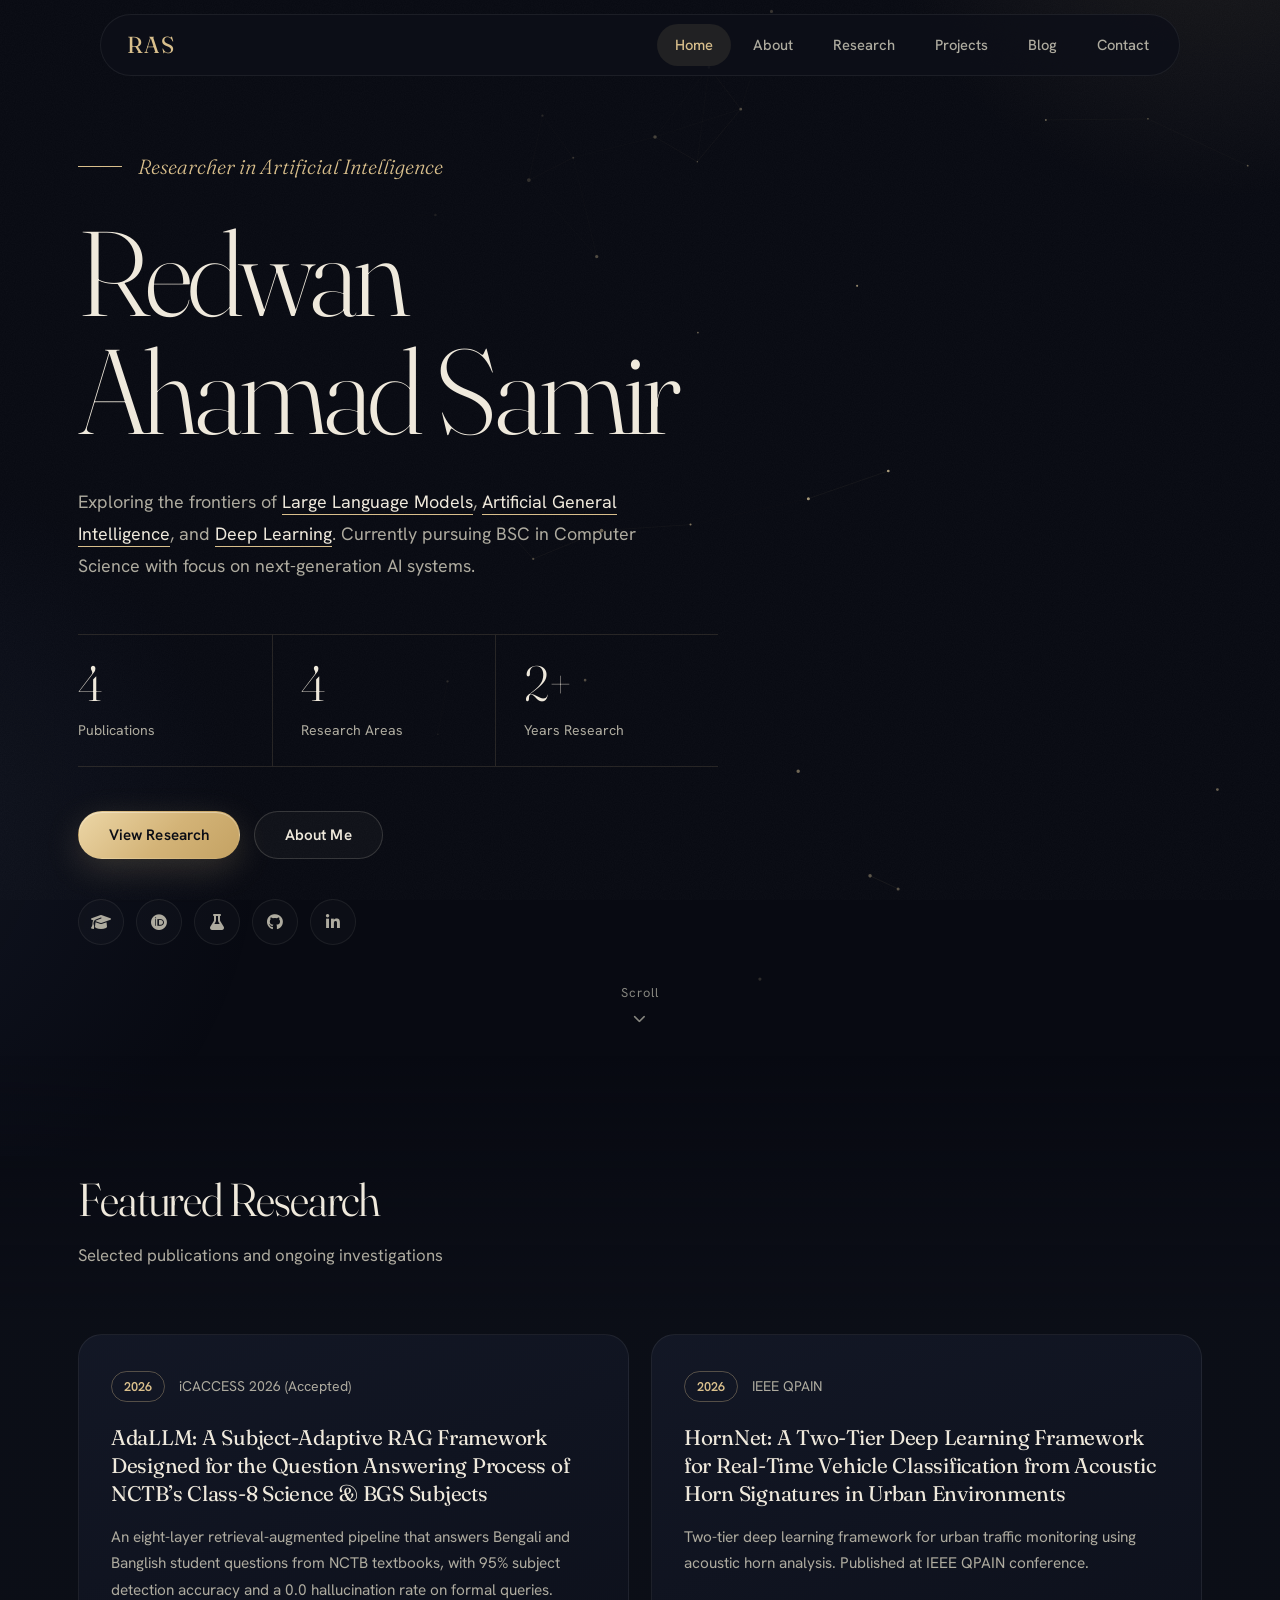
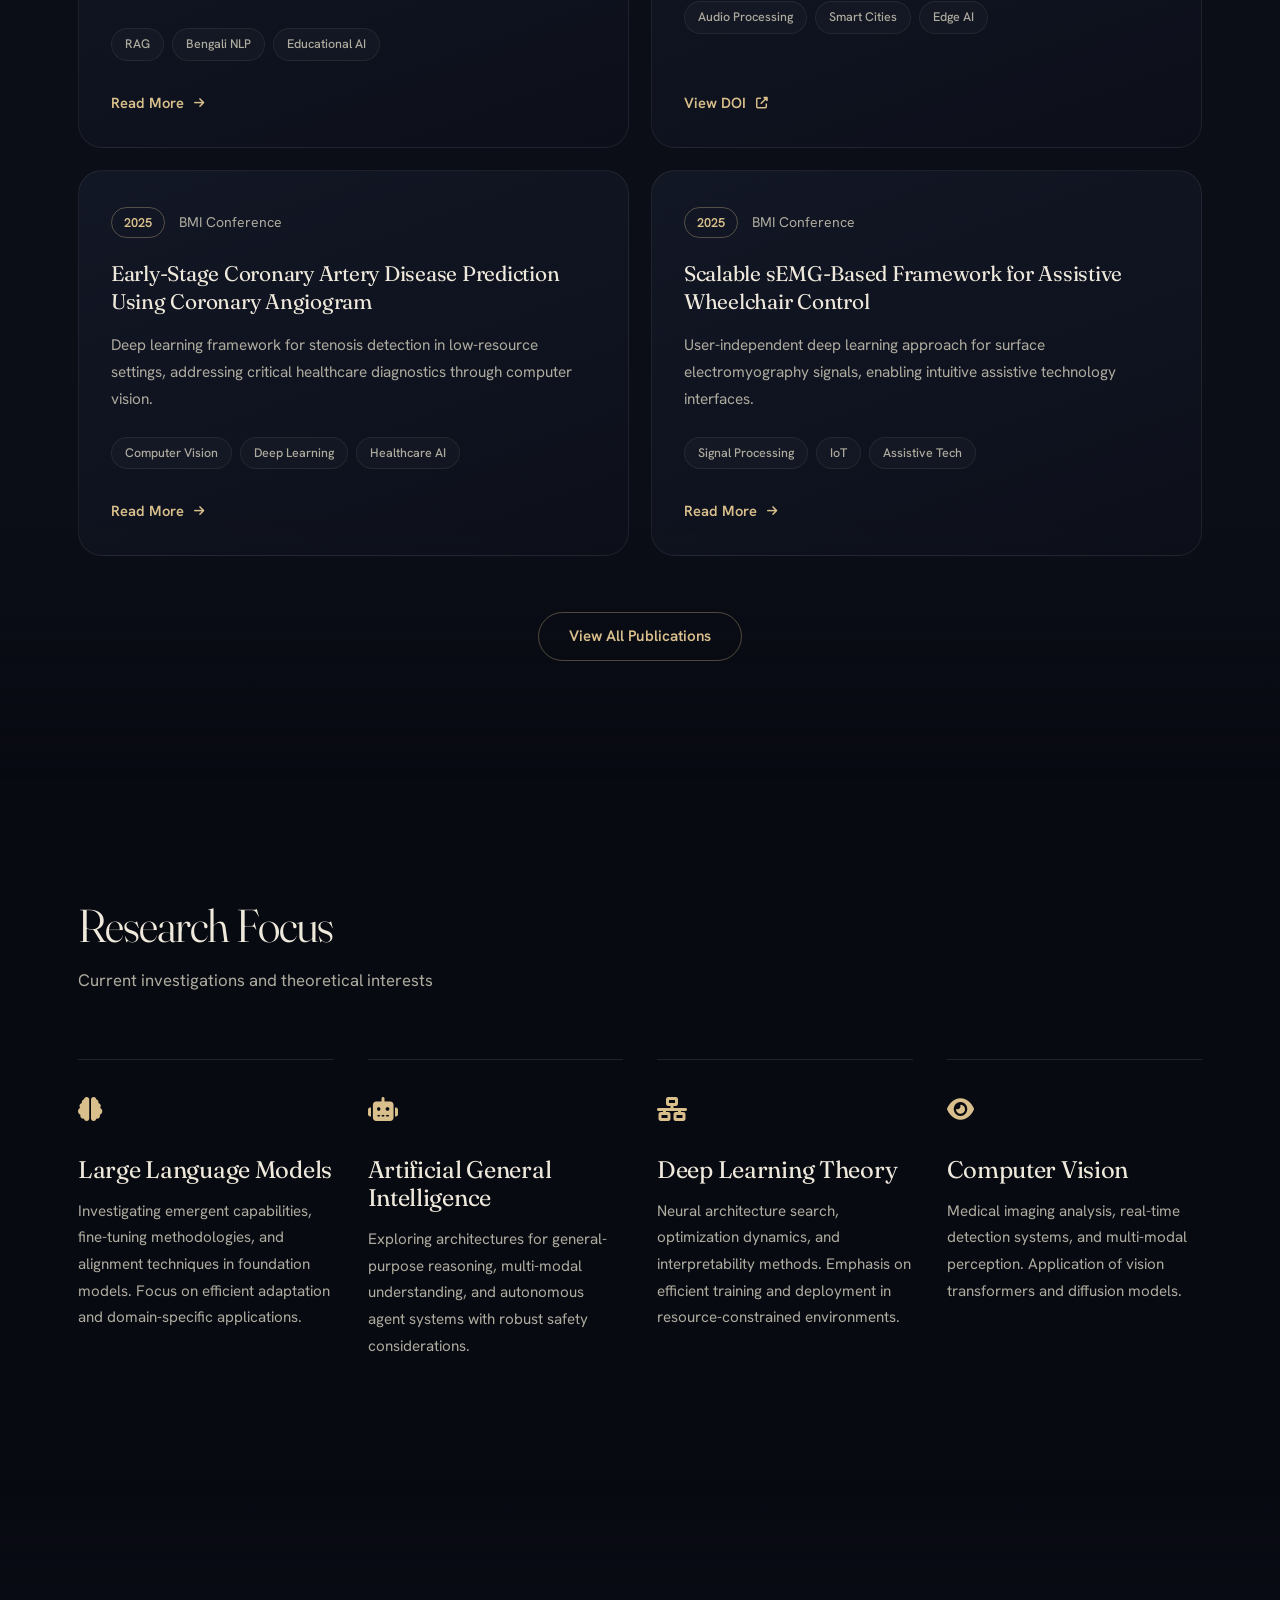
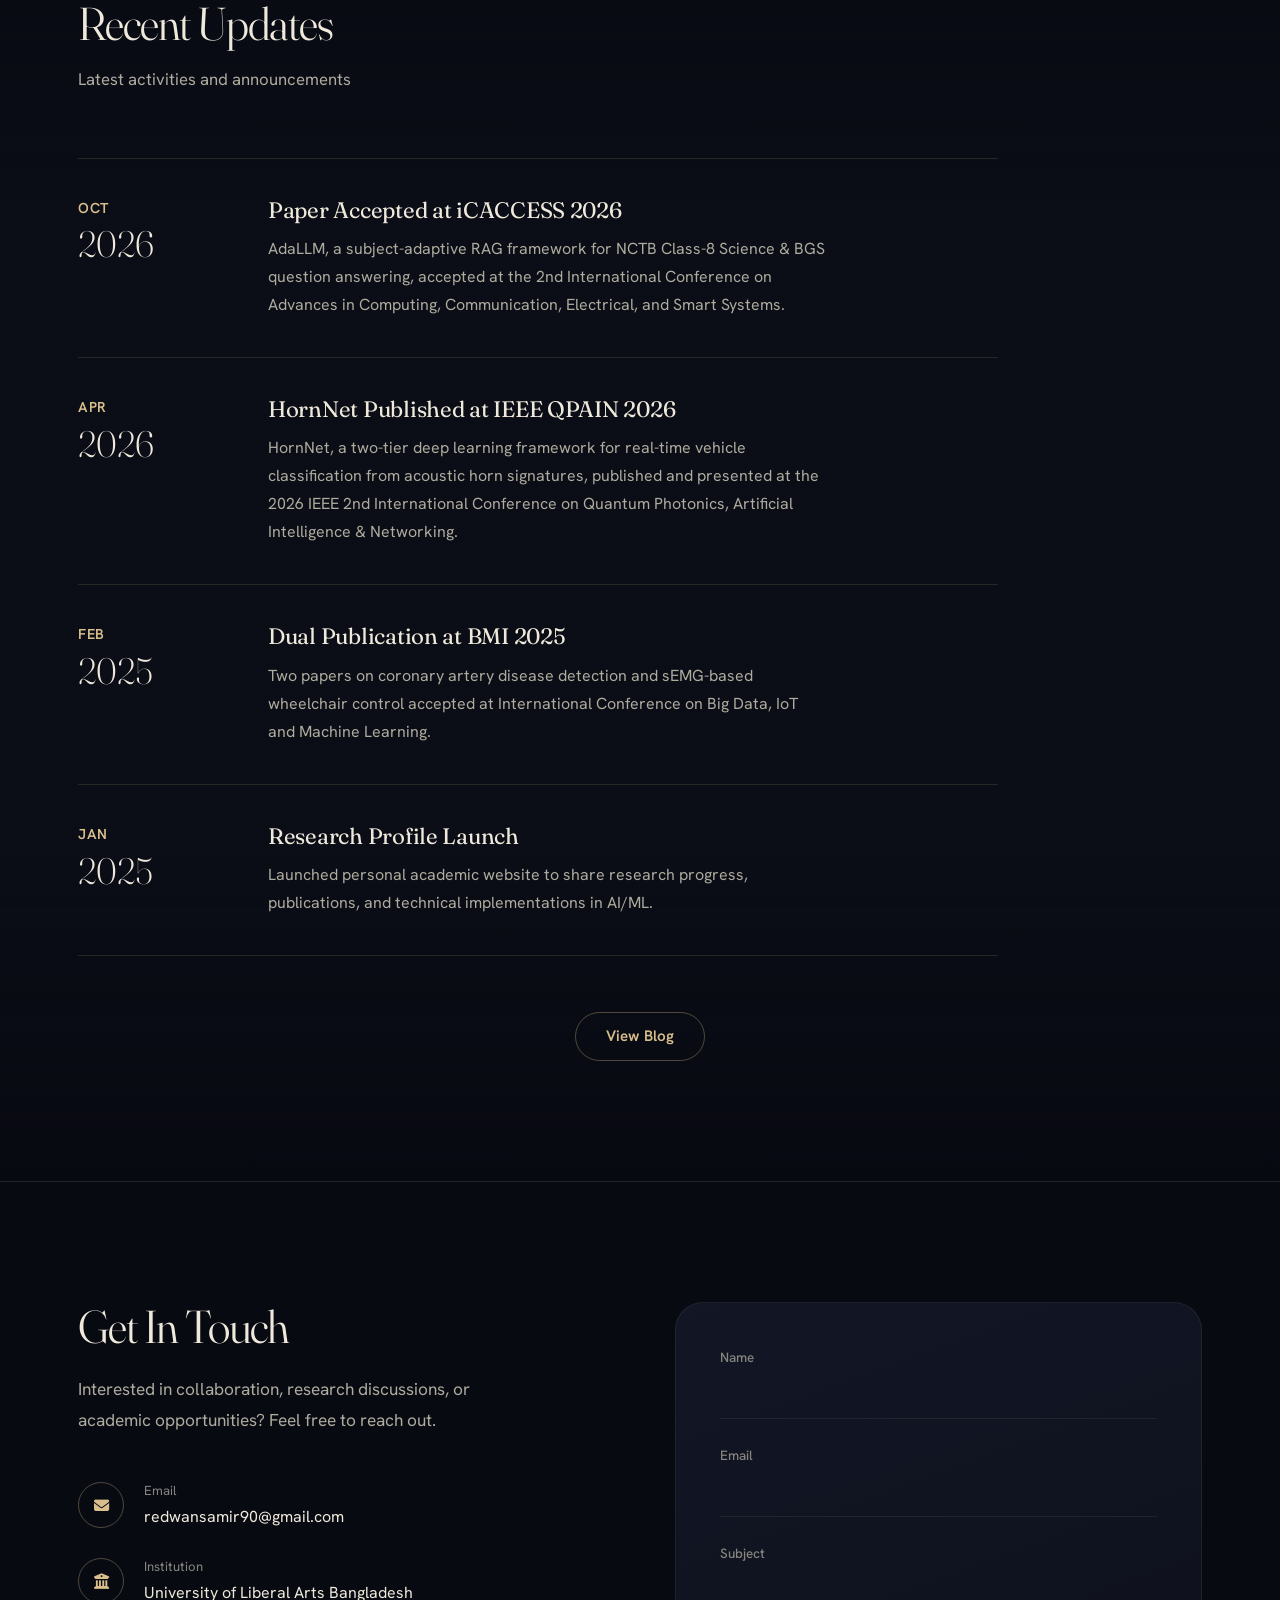
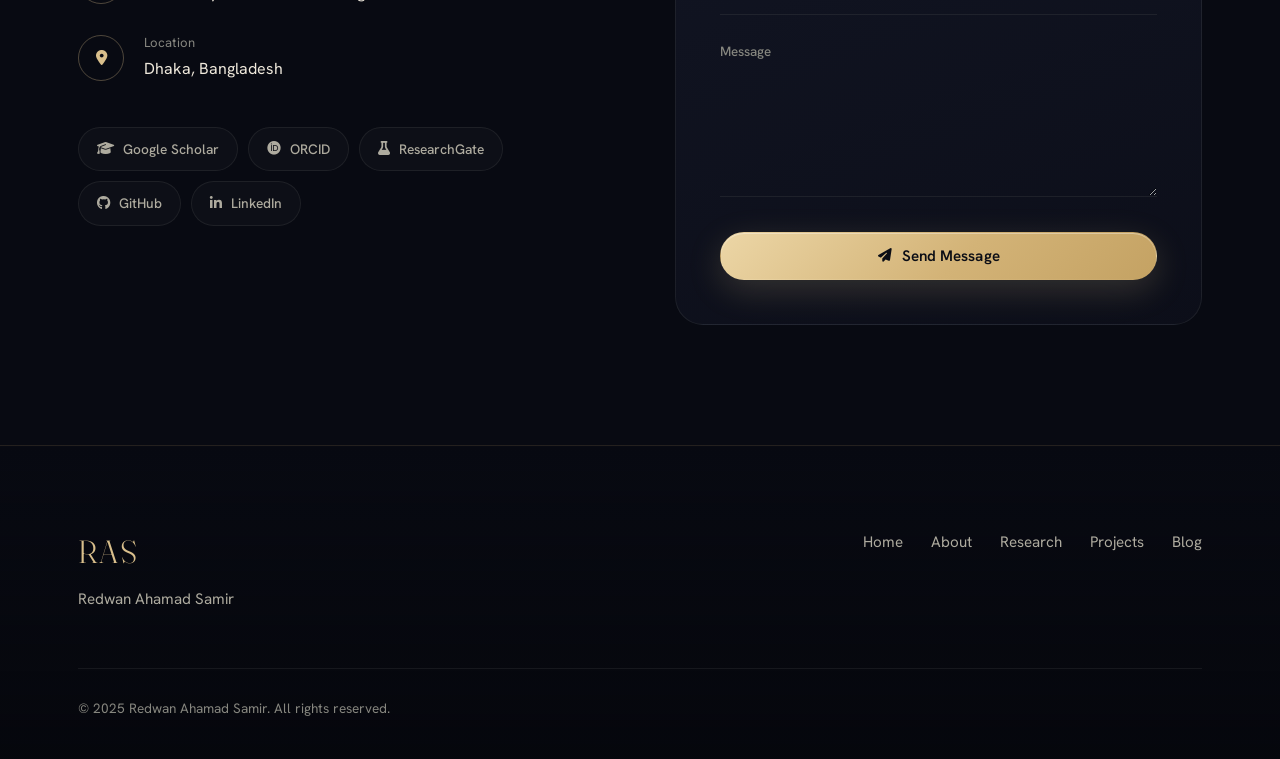
<file: index.html>
<!DOCTYPE html>
<html lang="en">
<head>
    <meta charset="UTF-8">
    <meta name="viewport" content="width=device-width, initial-scale=1.0">
    <title>Redwan Ahamad Samir | AI Researcher, LLMs &amp; Deep Learning</title>
    <meta name="description" content="Redwan Ahamad Samir is an AI researcher and CSE student at ULAB, Dhaka, working on LLMs, AGI and deep learning. Publications, projects and news.">
    <meta name="author" content="Redwan Ahamad Samir">
    <meta name="robots" content="index, follow, max-image-preview:large, max-snippet:-1, max-video-preview:-1">
    <link rel="canonical" href="https://samir-cyb.github.io/Redwan-Ahamad-Samir/">
    <meta property="og:type" content="website">
    <meta property="og:site_name" content="Redwan Ahamad Samir">
    <meta property="og:title" content="Redwan Ahamad Samir | AI Researcher, LLMs &amp; Deep Learning">
    <meta property="og:description" content="Redwan Ahamad Samir is an AI researcher and CSE student at ULAB, Dhaka, working on LLMs, AGI and deep learning. Publications, projects and news.">
    <meta property="og:url" content="https://samir-cyb.github.io/Redwan-Ahamad-Samir/">
    <meta property="og:image" content="https://samir-cyb.github.io/Redwan-Ahamad-Samir/og-image.png">
    <meta property="og:image:type" content="image/png">
    <meta property="og:image:width" content="1200">
    <meta property="og:image:height" content="630">
    <meta property="og:image:alt" content="Redwan Ahamad Samir, AI researcher at the University of Liberal Arts Bangladesh">
    <meta property="og:locale" content="en_US">
    <meta name="twitter:card" content="summary_large_image">
    <meta name="twitter:title" content="Redwan Ahamad Samir | AI Researcher, LLMs &amp; Deep Learning">
    <meta name="twitter:description" content="Redwan Ahamad Samir is an AI researcher and CSE student at ULAB, Dhaka, working on LLMs, AGI and deep learning. Publications, projects and news.">
    <meta name="twitter:image" content="https://samir-cyb.github.io/Redwan-Ahamad-Samir/og-image.png">
    <meta name="twitter:image:alt" content="Redwan Ahamad Samir, AI researcher at the University of Liberal Arts Bangladesh">
    <link rel="icon" href="favicon.ico" sizes="48x48">
    <link rel="icon" href="favicon.svg" type="image/svg+xml">
    <link rel="icon" href="icon-192.png" type="image/png" sizes="192x192">
    <link rel="apple-touch-icon" href="apple-touch-icon.png">
    <script type="application/ld+json">
{
  "@context": "https://schema.org",
  "@graph": [
    {
      "@type": "Person",
      "@id": "https://samir-cyb.github.io/Redwan-Ahamad-Samir/#person",
      "name": "Redwan Ahamad Samir",
      "givenName": "Redwan Ahamad",
      "familyName": "Samir",
      "alternateName": [
        "Redwan Ahamed Samir",
        "Redwan Samir"
      ],
      "url": "https://samir-cyb.github.io/Redwan-Ahamad-Samir/",
      "image": "https://samir-cyb.github.io/Redwan-Ahamad-Samir/photos/profile.jpg",
      "jobTitle": "AI Researcher & Developer",
      "description": "AI researcher and BSc Computer Science and Engineering student at the University of Liberal Arts Bangladesh (ULAB), working on large language models, artificial general intelligence and deep learning.",
      "email": "mailto:redwansamir90@gmail.com",
      "address": {
        "@type": "PostalAddress",
        "addressLocality": "Dhaka",
        "addressCountry": "BD"
      },
      "affiliation": {
        "@type": "CollegeOrUniversity",
        "name": "University of Liberal Arts Bangladesh",
        "alternateName": "ULAB",
        "url": "https://ulab.edu.bd"
      },
      "identifier": {
        "@type": "PropertyValue",
        "propertyID": "ORCID",
        "value": "0009-0008-3446-0845"
      },
      "knowsAbout": [
        "Multi-Agent Reinforcement Learning",
          "Agentic RAG",
          "Large Language Models",
        "Artificial General Intelligence",
        "Deep Learning",
        "Retrieval-Augmented Generation",
        "Computer Vision",
        "Natural Language Processing",
        "Healthcare AI"
      ],
      "sameAs": [
        "https://scholar.google.com/citations?user=vkjEBMgAAAAJ",
        "https://orcid.org/0009-0008-3446-0845",
        "https://www.researchgate.net/profile/Redwan-Samir",
        "https://github.com/samir-cyb",
        "https://www.linkedin.com/in/ras200/"
      ]
    },
    {
      "@type": "WebSite",
      "@id": "https://samir-cyb.github.io/Redwan-Ahamad-Samir/#website",
      "url": "https://samir-cyb.github.io/Redwan-Ahamad-Samir/",
      "name": "Redwan Ahamad Samir",
      "description": "Research portfolio of Redwan Ahamad Samir, AI researcher in large language models, AGI and deep learning.",
      "inLanguage": "en",
      "publisher": {
        "@id": "https://samir-cyb.github.io/Redwan-Ahamad-Samir/#person"
      }
    },
    {
      "@type": "WebPage",
      "@id": "https://samir-cyb.github.io/Redwan-Ahamad-Samir/#webpage",
      "url": "https://samir-cyb.github.io/Redwan-Ahamad-Samir/",
      "name": "Redwan Ahamad Samir | AI Researcher, LLMs & Deep Learning",
      "isPartOf": {
        "@id": "https://samir-cyb.github.io/Redwan-Ahamad-Samir/#website"
      },
      "about": {
        "@id": "https://samir-cyb.github.io/Redwan-Ahamad-Samir/#person"
      },
      "primaryImageOfPage": {
        "@type": "ImageObject",
        "url": "https://samir-cyb.github.io/Redwan-Ahamad-Samir/og-image.png"
      }
    }
  ]
}
</script>
    <meta name="theme-color" content="#080a12">
    <script>document.documentElement.classList.add('js');</script>
    <link rel="stylesheet" href="css/styles.css">
    <link rel="preconnect" href="https://fonts.googleapis.com">
    <link rel="preconnect" href="https://fonts.gstatic.com" crossorigin>
    <link rel="preload" as="style" href="https://fonts.googleapis.com/css2?family=Fraunces:ital,opsz,wght@0,9..144,200..700;1,9..144,200..700&family=Hanken+Grotesk:wght@300..700&display=swap" onload="this.onload=null;this.rel='stylesheet'">
    <noscript><link href="https://fonts.googleapis.com/css2?family=Fraunces:ital,opsz,wght@0,9..144,200..700;1,9..144,200..700&family=Hanken+Grotesk:wght@300..700&display=swap" rel="stylesheet"></noscript>
    <link rel="preload" as="style" href="https://cdnjs.cloudflare.com/ajax/libs/font-awesome/6.4.0/css/all.min.css" onload="this.onload=null;this.rel='stylesheet'">
    <noscript><link rel="stylesheet" href="https://cdnjs.cloudflare.com/ajax/libs/font-awesome/6.4.0/css/all.min.css"></noscript>
</head>
<body>
    <!-- Navigation -->
    <nav class="navbar">
        <div class="nav-container">
            <a href="index.html" class="nav-logo">RAS</a>
            <ul class="nav-menu">
                <li><a href="index.html" class="nav-link active">Home</a></li>
                <li><a href="about.html" class="nav-link">About</a></li>
                <li><a href="research.html" class="nav-link">Research</a></li>
                <li><a href="projects.html" class="nav-link">Projects</a></li>
                <li><a href="blog.html" class="nav-link">Blog</a></li>
                <li><a href="index.html#contact" class="nav-link">Contact</a></li>
            </ul>
            <div class="hamburger">
                <span class="bar"></span>
                <span class="bar"></span>
                <span class="bar"></span>
            </div>
        </div>
    </nav>

    <!-- Hero Section -->
    <section class="hero">
        <div class="hero-container">
            <div class="hero-content">
                <p class="hero-subtitle">Researcher in Artificial Intelligence</p>
                <h1 class="hero-title">Redwan Ahamad Samir</h1>
                <p class="hero-description">
                    Exploring the frontiers of <span class="highlight">Large Language Models</span>, 
                    <span class="highlight">Artificial General Intelligence</span>, and 
                    <span class="highlight">Deep Learning</span>. Currently pursuing BSC in Computer Science 
                    with focus on next-generation AI systems.
                </p>
                <div class="hero-stats">
                    <div class="stat-item">
                        <span class="stat-number">4</span>
                        <span class="stat-label">Publications</span>
                    </div>
                    <div class="stat-item">
                        <span class="stat-number">4</span>
                        <span class="stat-label">Research Areas</span>
                    </div>
                    <div class="stat-item">
                        <span class="stat-number">2+</span>
                        <span class="stat-label">Years Research</span>
                    </div>
                </div>
                <div class="hero-actions">
                    <a href="research.html" class="btn btn-primary">View Research</a>
                    <a href="about.html" class="btn btn-secondary">About Me</a>
                </div>
                <div class="hero-social">
                    <a href="https://scholar.google.com/citations?hl=en&user=vkjEBMgAAAAJ&view_op=list_works&gmla=ACrTK9XliJ79Ltf0J0CM8ik9D24QzDiDIH-0SARveVWuacSoxr9HMK_zlXSgZYaXzWzKLKEXI-VrhMJP1Um9X_3s" target="_blank" class="social-link" title="Google Scholar">
                        <i class="fas fa-graduation-cap"></i>
                    </a>
                    <a href="https://orcid.org/0009-0008-3446-0845" target="_blank" class="social-link" title="ORCID">
                        <i class="fab fa-orcid"></i>
                    </a>
                    <a href="https://www.researchgate.net/profile/Redwan-Samir?ev=hdr_xprf" target="_blank" class="social-link" title="ResearchGate">
                        <i class="fas fa-flask"></i>
                    </a>
                    <a href="https://github.com/samir-cyb" target="_blank" class="social-link" title="GitHub">
                        <i class="fab fa-github"></i>
                    </a>
                    <a href="https://www.linkedin.com/in/ras200/" target="_blank" class="social-link" title="LinkedIn">
                        <i class="fab fa-linkedin-in"></i>
                    </a>
                </div>
            </div>
        </div>
        <div class="hero-scroll">
            <a href="#featured" class="scroll-indicator">
                <span>Scroll</span>
                <i class="fas fa-chevron-down"></i>
            </a>
        </div>
    </section>

    <!-- Featured Research Section -->
    <section id="featured" class="section featured-section">
        <div class="container">
            <div class="section-header">
                <h2 class="section-title">Featured Research</h2>
                <p class="section-subtitle">Selected publications and ongoing investigations</p>
            </div>
            
            <div class="featured-grid">
                <!-- Publication 4: AdaLLM (newest) -->
                <article class="featured-card">
                    <div class="featured-meta">
                        <span class="featured-year">2026</span>
                        <span class="featured-venue">iCACCESS 2026 (Accepted)</span>
                    </div>
                    <h3 class="featured-title">AdaLLM: A Subject-Adaptive RAG Framework Designed for the Question Answering Process of NCTB&rsquo;s Class-8 Science &amp; BGS Subjects</h3>
                    <p class="featured-excerpt">
                        An eight-layer retrieval-augmented pipeline that answers Bengali and Banglish student
                        questions from NCTB textbooks, with 95% subject detection accuracy and a 0.0
                        hallucination rate on formal queries.
                    </p>
                    <div class="featured-tags">
                        <span class="tag">RAG</span>
                        <span class="tag">Bengali NLP</span>
                        <span class="tag">Educational AI</span>
                    </div>
                    <a href="research.html#paper4" class="featured-link">Read More <i class="fas fa-arrow-right"></i></a>
                </article>

                <!-- Publication 3: HornNet -->
                <article class="featured-card">
                    <div class="featured-meta">
                        <span class="featured-year">2026</span>
                        <span class="featured-venue">IEEE QPAIN</span>
                    </div>
                    <h3 class="featured-title">HornNet: A Two-Tier Deep Learning Framework for Real-Time Vehicle Classification from Acoustic Horn Signatures in Urban Environments</h3>
                    <p class="featured-excerpt">
                        Two-tier deep learning framework for urban traffic monitoring using acoustic horn analysis.
                        Published at IEEE QPAIN conference.
                    </p>
                    <div class="featured-tags">
                        <span class="tag">Audio Processing</span>
                        <span class="tag">Smart Cities</span>
                        <span class="tag">Edge AI</span>
                    </div>
                    <a href="https://ieeexplore.ieee.org/document/11546447" target="_blank" class="featured-link">View DOI <i class="fas fa-external-link-alt"></i></a>
                </article>

                <!-- Publication 1: Coronary Artery Disease -->
                <article class="featured-card">
                    <div class="featured-meta">
                        <span class="featured-year">2025</span>
                        <span class="featured-venue">BMI Conference</span>
                    </div>
                    <h3 class="featured-title">Early-Stage Coronary Artery Disease Prediction Using Coronary Angiogram</h3>
                    <p class="featured-excerpt">
                        Deep learning framework for stenosis detection in low-resource settings,
                        addressing critical healthcare diagnostics through computer vision.
                    </p>
                    <div class="featured-tags">
                        <span class="tag">Computer Vision</span>
                        <span class="tag">Deep Learning</span>
                        <span class="tag">Healthcare AI</span>
                    </div>
                    <a href="research.html#paper1" class="featured-link">Read More <i class="fas fa-arrow-right"></i></a>
                </article>

                <!-- Publication 2: sEMG Wheelchair -->
                <article class="featured-card">
                    <div class="featured-meta">
                        <span class="featured-year">2025</span>
                        <span class="featured-venue">BMI Conference</span>
                    </div>
                    <h3 class="featured-title">Scalable sEMG-Based Framework for Assistive Wheelchair Control</h3>
                    <p class="featured-excerpt">
                        User-independent deep learning approach for surface electromyography signals,
                        enabling intuitive assistive technology interfaces.
                    </p>
                    <div class="featured-tags">
                        <span class="tag">Signal Processing</span>
                        <span class="tag">IoT</span>
                        <span class="tag">Assistive Tech</span>
                    </div>
                    <a href="research.html#paper2" class="featured-link">Read More <i class="fas fa-arrow-right"></i></a>
                </article>
            </div>

            <div class="section-footer">
                <a href="research.html" class="btn btn-outline">View All Publications</a>
            </div>
        </div>
    </section>

    <!-- Research Focus Section -->
    <section class="section focus-section">
        <div class="container">
            <div class="section-header">
                <h2 class="section-title">Research Focus</h2>
                <p class="section-subtitle">Current investigations and theoretical interests</p>
            </div>

            <div class="focus-grid">
                <div class="focus-card">
                    <div class="focus-icon">
                        <i class="fas fa-brain"></i>
                    </div>
                    <h3>Large Language Models</h3>
                    <p>Investigating emergent capabilities, fine-tuning methodologies, and alignment techniques in foundation models. Focus on efficient adaptation and domain-specific applications.</p>
                </div>

                <div class="focus-card">
                    <div class="focus-icon">
                        <i class="fas fa-robot"></i>
                    </div>
                    <h3>Artificial General Intelligence</h3>
                    <p>Exploring architectures for general-purpose reasoning, multi-modal understanding, and autonomous agent systems with robust safety considerations.</p>
                </div>

                <div class="focus-card">
                    <div class="focus-icon">
                        <i class="fas fa-network-wired"></i>
                    </div>
                    <h3>Deep Learning Theory</h3>
                    <p>Neural architecture search, optimization dynamics, and interpretability methods. Emphasis on efficient training and deployment in resource-constrained environments.</p>
                </div>

                <div class="focus-card">
                    <div class="focus-icon">
                        <i class="fas fa-eye"></i>
                    </div>
                    <h3>Computer Vision</h3>
                    <p>Medical imaging analysis, real-time detection systems, and multi-modal perception. Application of vision transformers and diffusion models.</p>
                </div>
            </div>
        </div>
    </section>

    <!-- Recent Updates Section -->
    <section class="section updates-section">
        <div class="container">
            <div class="section-header">
                <h2 class="section-title">Recent Updates</h2>
                <p class="section-subtitle">Latest activities and announcements</p>
            </div>

            <div class="updates-list">
                <div class="update-item">
                    <div class="update-date">
                        <span class="date-month">OCT</span>
                        <span class="date-day">2026</span>
                    </div>
                    <div class="update-content">
                        <h4>Paper Accepted at iCACCESS 2026</h4>
                        <p>AdaLLM, a subject-adaptive RAG framework for NCTB Class-8 Science &amp; BGS question answering, accepted at the 2nd International Conference on Advances in Computing, Communication, Electrical, and Smart Systems.</p>
                    </div>
                </div>

                <div class="update-item">
                    <div class="update-date">
                        <span class="date-month">APR</span>
                        <span class="date-day">2026</span>
                    </div>
                    <div class="update-content">
                        <h4>HornNet Published at IEEE QPAIN 2026</h4>
                        <p>HornNet, a two-tier deep learning framework for real-time vehicle classification from acoustic horn signatures, published and presented at the 2026 IEEE 2nd International Conference on Quantum Photonics, Artificial Intelligence &amp; Networking.</p>
                    </div>
                </div>

                <div class="update-item">
                    <div class="update-date">
                        <span class="date-month">FEB</span>
                        <span class="date-day">2025</span>
                    </div>
                    <div class="update-content">
                        <h4>Dual Publication at BMI 2025</h4>
                        <p>Two papers on coronary artery disease detection and sEMG-based wheelchair control accepted at International Conference on Big Data, IoT and Machine Learning.</p>
                    </div>
                </div>

                <div class="update-item">
                    <div class="update-date">
                        <span class="date-month">JAN</span>
                        <span class="date-day">2025</span>
                    </div>
                    <div class="update-content">
                        <h4>Research Profile Launch</h4>
                        <p>Launched personal academic website to share research progress, publications, and technical implementations in AI/ML.</p>
                    </div>
                </div>
            </div>

            <div class="section-footer">
                <a href="blog.html" class="btn btn-outline">View Blog</a>
            </div>
        </div>
    </section>

    <!-- Contact Section -->
    <section id="contact" class="section contact-section">
        <div class="container">
            <div class="contact-grid">
                <div class="contact-info">
                    <h2 class="section-title">Get In Touch</h2>
                    <p class="contact-description">
                        Interested in collaboration, research discussions, or academic opportunities? 
                        Feel free to reach out.
                    </p>
                    
                    <div class="contact-details">
                        <div class="contact-item">
                            <i class="fas fa-envelope"></i>
                            <div>
                                <span class="contact-label">Email</span>
                                <a href="mailto:redwansamir90@gmail.com">redwansamir90@gmail.com</a>
                            </div>
                        </div>
                        <div class="contact-item">
                            <i class="fas fa-university"></i>
                            <div>
                                <span class="contact-label">Institution</span>
                                <span>University of Liberal Arts Bangladesh</span>
                            </div>
                        </div>
                        <div class="contact-item">
                            <i class="fas fa-map-marker-alt"></i>
                            <div>
                                <span class="contact-label">Location</span>
                                <span>Dhaka, Bangladesh</span>
                            </div>
                        </div>
                    </div>

                    <div class="contact-social">
                        <a href="https://scholar.google.com/citations?hl=en&user=vkjEBMgAAAAJ&view_op=list_works&gmla=ACrTK9XliJ79Ltf0J0CM8ik9D24QzDiDIH-0SARveVWuacSoxr9HMK_zlXSgZYaXzWzKLKEXI-VrhMJP1Um9X_3s" target="_blank" class="social-btn">
                            <i class="fas fa-graduation-cap"></i> Google Scholar
                        </a>
                        <a href="https://orcid.org/0009-0008-3446-0845" target="_blank" class="social-btn">
                            <i class="fab fa-orcid"></i> ORCID
                        </a>
                        <a href="https://www.researchgate.net/profile/Redwan-Samir?ev=hdr_xprf" target="_blank" class="social-btn">
                            <i class="fas fa-flask"></i> ResearchGate
                        </a>
                        <a href="https://github.com/samir-cyb" target="_blank" class="social-btn">
                            <i class="fab fa-github"></i> GitHub
                        </a>
                        <a href="https://www.linkedin.com/in/ras200/" target="_blank" class="social-btn">
                            <i class="fab fa-linkedin-in"></i> LinkedIn
                        </a>
                    </div>
                </div>

                <div class="contact-form-wrapper">
                    <form class="contact-form" id="contactForm" action="https://formspree.io/f/xbdzokbl" method="POST">
                    <div class="form-group">
                        <label for="name">Name</label>
                        <input type="text" id="name" name="name" required>
                    </div>
                    <div class="form-group">
                        <label for="email">Email</label>
                        <input type="email" id="email" name="email" required>
                    </div>
                    <div class="form-group">
                        <label for="subject">Subject</label>
                        <input type="text" id="subject" name="subject" required>
                    </div>
                    <div class="form-group">
                        <label for="message">Message</label>
                        <textarea id="message" name="message" rows="5" required></textarea>
                    </div>
                    <!-- Hidden field for redirect after submission -->
                    <input type="hidden" name="_next" value="https://samir-cyb.github.io/Redwan-Ahamad-Samir/thanks.html">
                    <!-- Hidden field to prevent spam -->
                    <input type="text" name="_gotcha" style="display:none">
                    <button type="submit" class="btn btn-primary btn-full">
                        <i class="fas fa-paper-plane"></i> Send Message
                    </button>
                </form>
                </div>
            </div>
        </div>
    </section>

    <!-- Footer -->
    <footer class="footer">
        <div class="container">
            <div class="footer-content">
                <div class="footer-brand">
                    <span class="footer-logo">RAS</span>
                    <p>Redwan Ahamad Samir</p>
                </div>
                <div class="footer-links">
                    <a href="index.html">Home</a>
                    <a href="about.html">About</a>
                    <a href="research.html">Research</a>
                    <a href="projects.html">Projects</a>
                    <a href="blog.html">Blog</a>
                </div>
            </div>
            <div class="footer-bottom">
                <p>&copy; 2025 Redwan Ahamad Samir. All rights reserved.</p>
            </div>
        </div>
    </footer>

    <script src="js/main.js"></script>
</body>
</html>
</file>
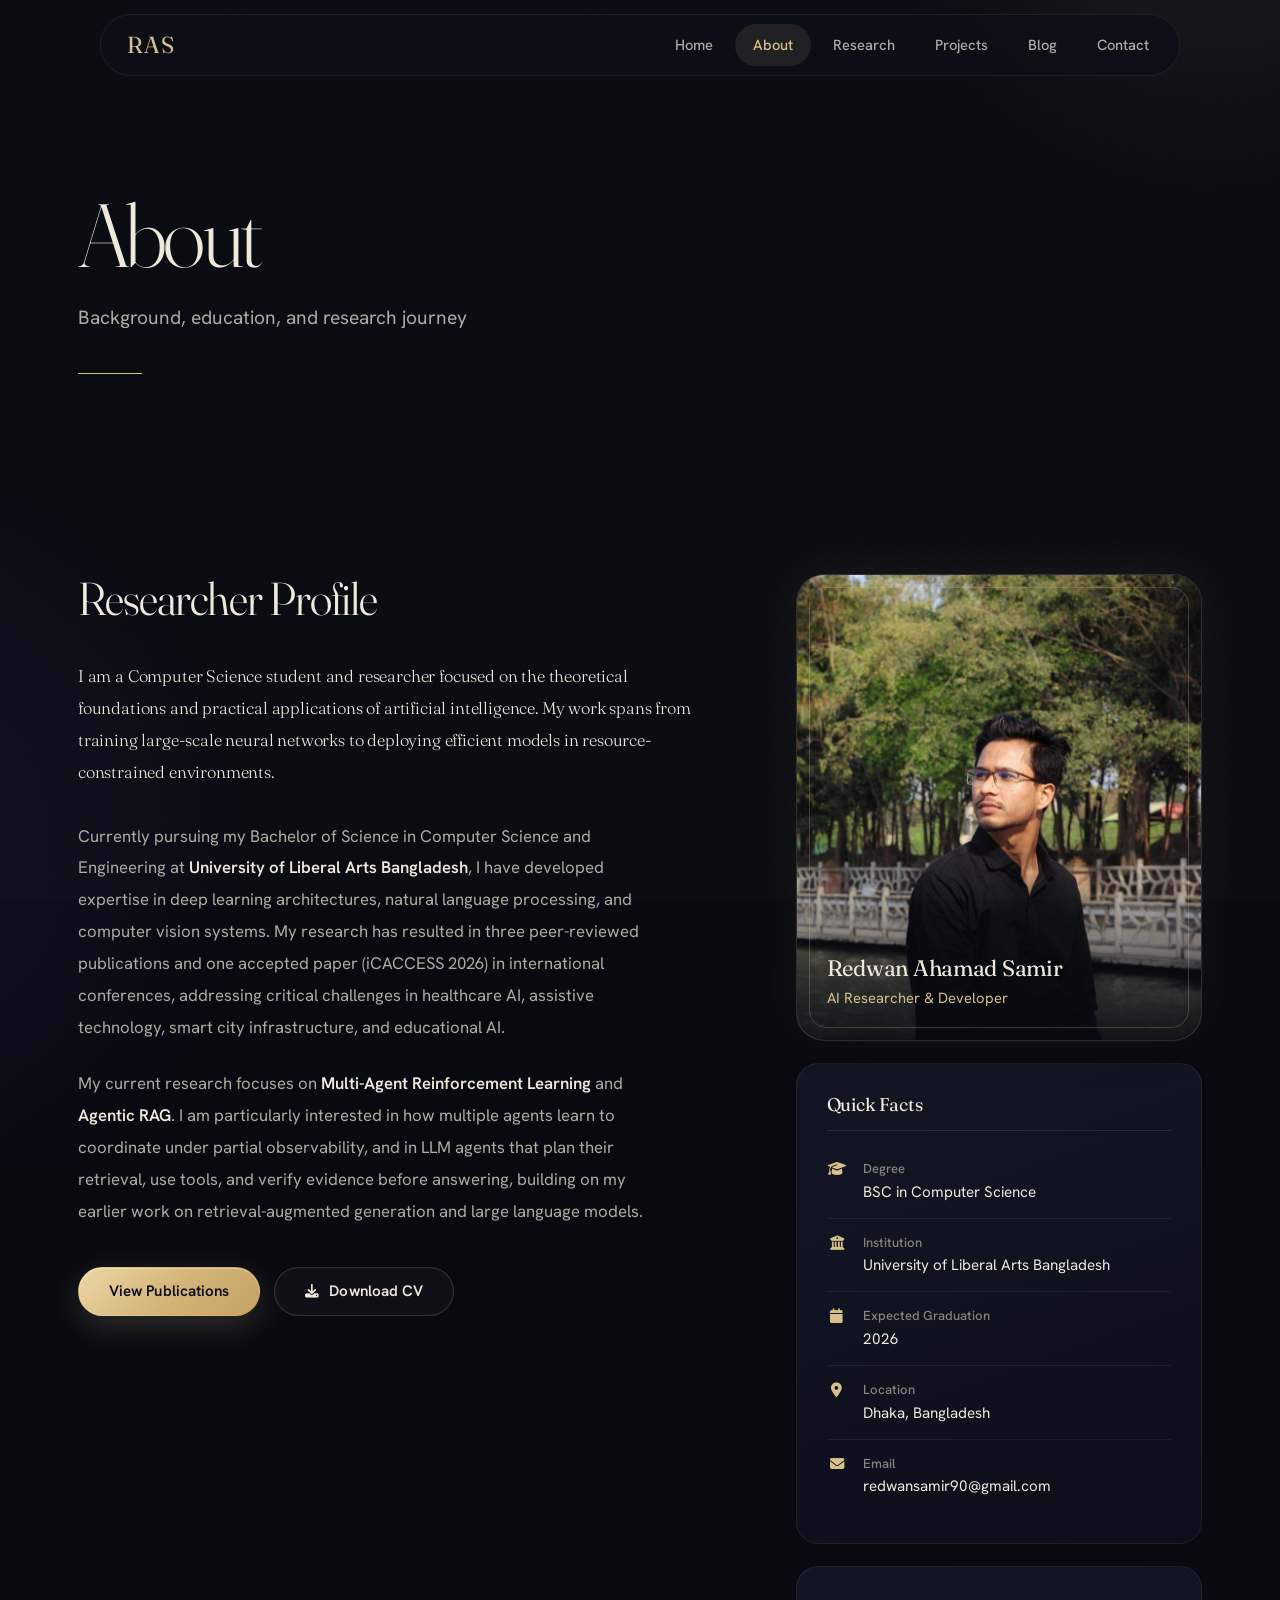
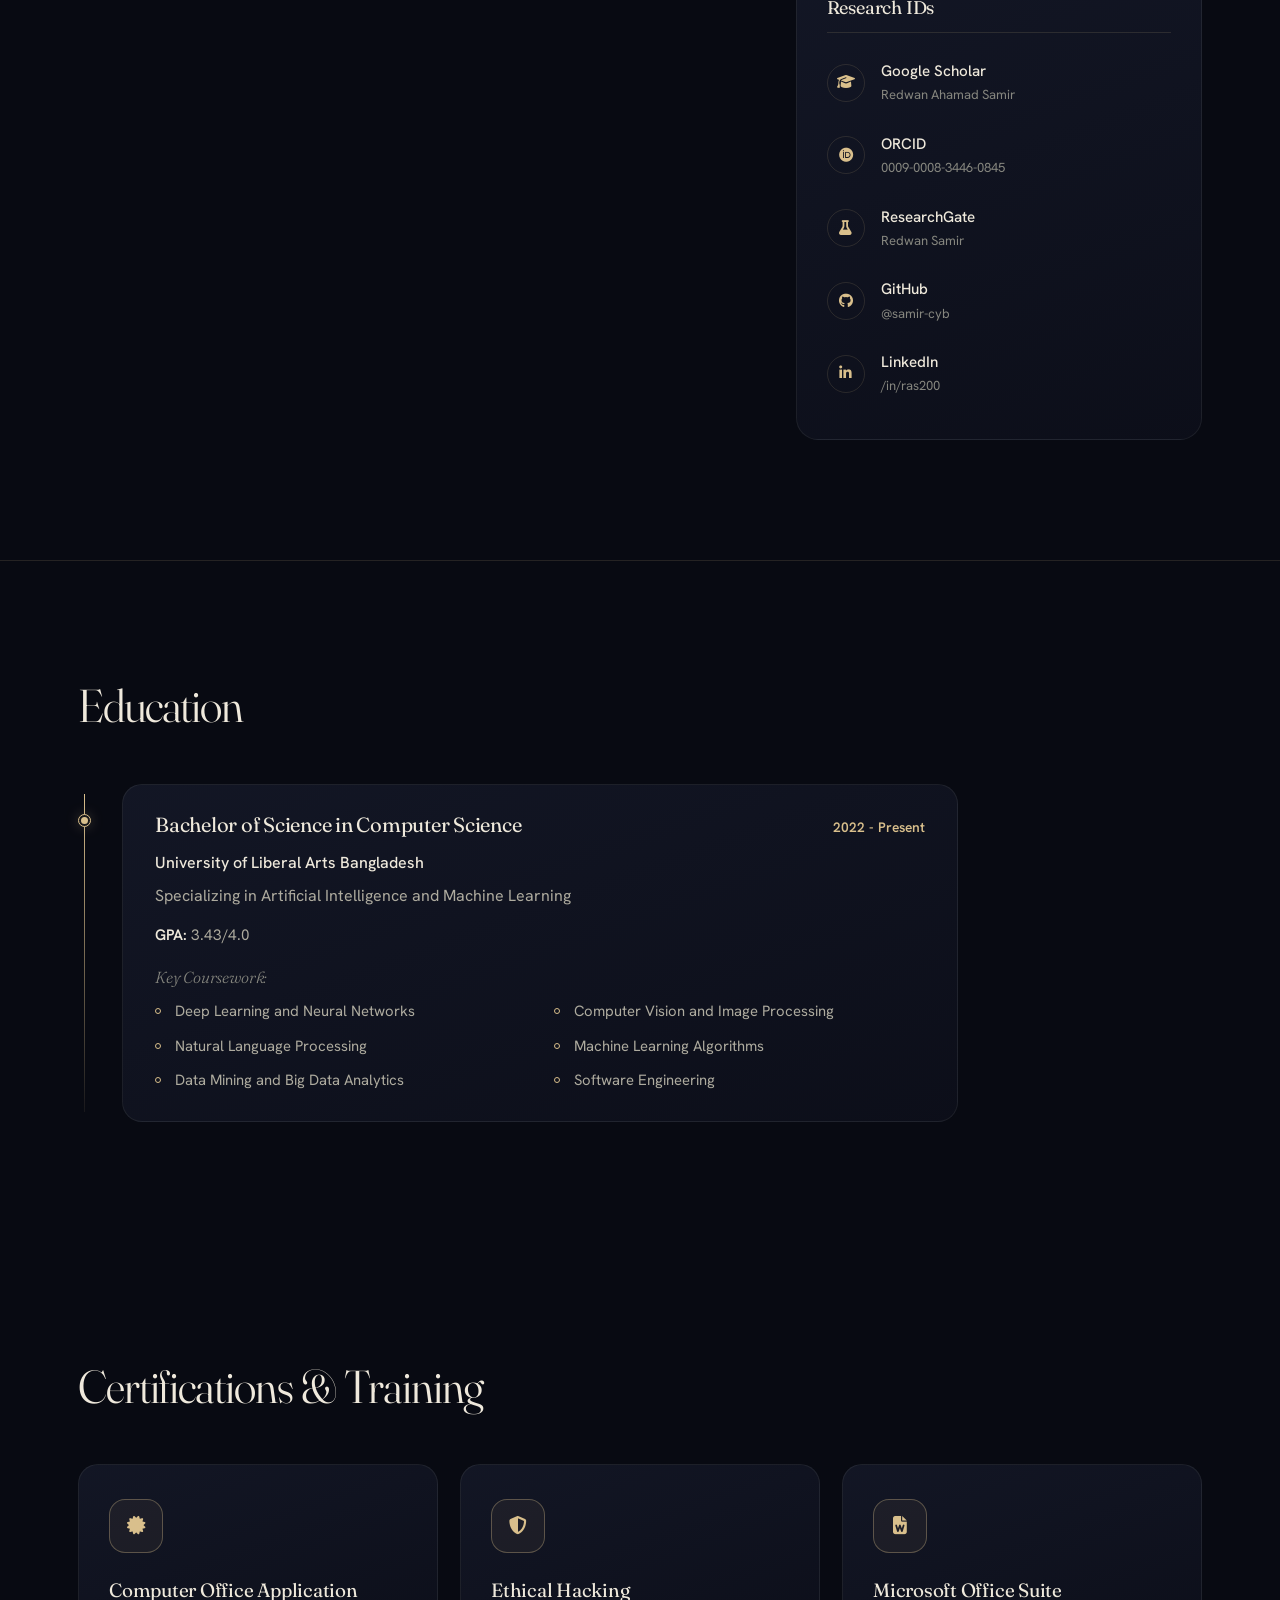
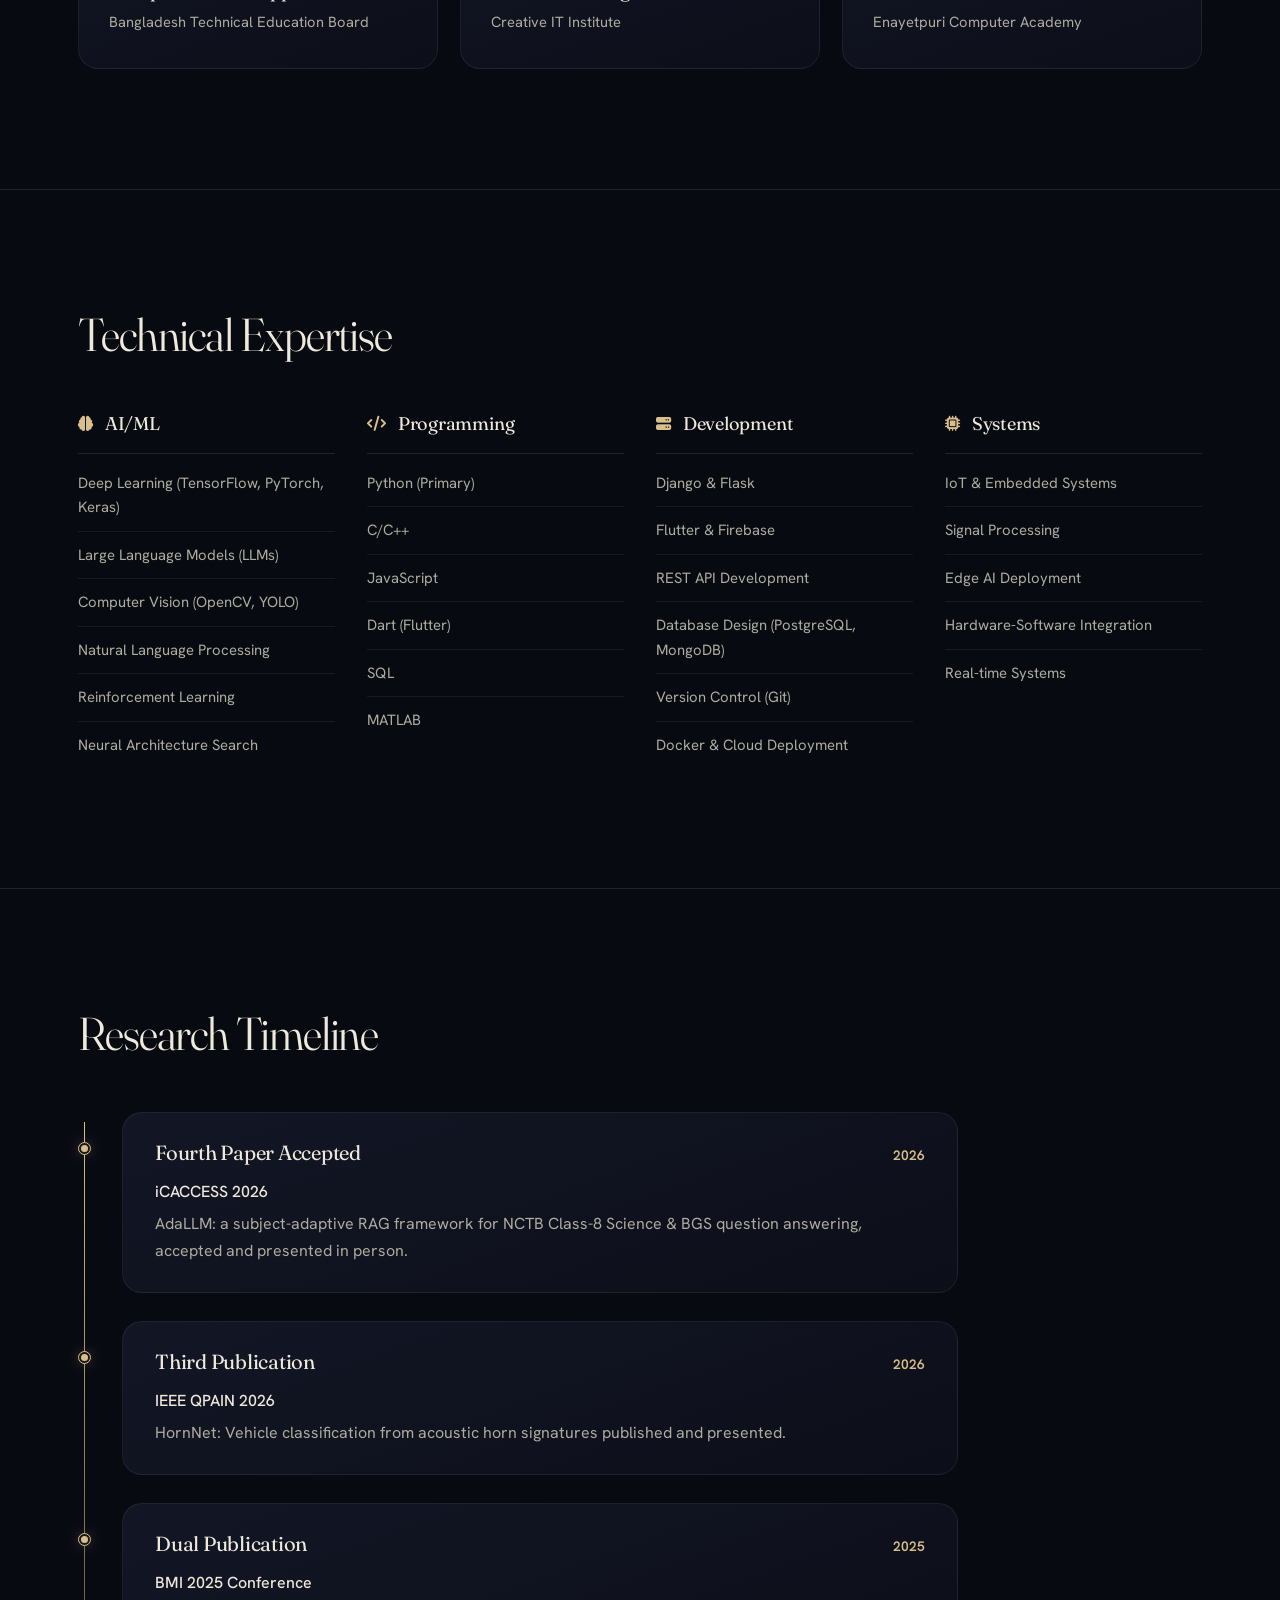
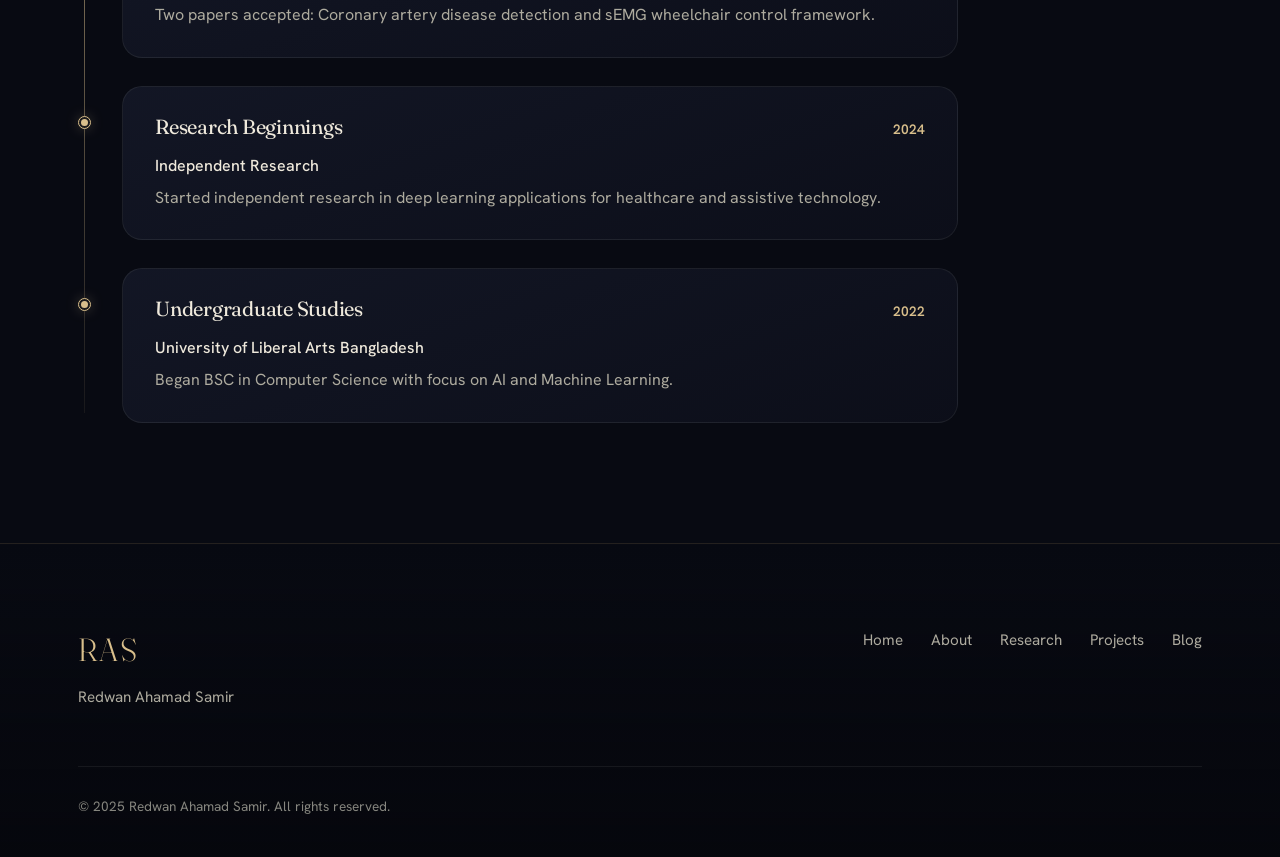
<file: about.html>
<!DOCTYPE html>
<html lang="en">
<head>
    <meta charset="UTF-8">
    <meta name="viewport" content="width=device-width, initial-scale=1.0">
    <title>About Redwan Ahamad Samir | AI Researcher at ULAB, Dhaka</title>
    <meta name="description" content="About Redwan Ahamad Samir, AI researcher and BSc CSE student at the University of Liberal Arts Bangladesh (ULAB): education, skills and research timeline.">
    <meta name="author" content="Redwan Ahamad Samir">
    <meta name="robots" content="index, follow, max-image-preview:large, max-snippet:-1, max-video-preview:-1">
    <link rel="canonical" href="https://samir-cyb.github.io/Redwan-Ahamad-Samir/about.html">
    <meta property="og:type" content="profile">
    <meta property="og:site_name" content="Redwan Ahamad Samir">
    <meta property="og:title" content="About Redwan Ahamad Samir | AI Researcher at ULAB, Dhaka">
    <meta property="og:description" content="About Redwan Ahamad Samir, AI researcher and BSc CSE student at the University of Liberal Arts Bangladesh (ULAB): education, skills and research timeline.">
    <meta property="og:url" content="https://samir-cyb.github.io/Redwan-Ahamad-Samir/about.html">
    <meta property="og:image" content="https://samir-cyb.github.io/Redwan-Ahamad-Samir/og-image.png">
    <meta property="og:image:type" content="image/png">
    <meta property="og:image:width" content="1200">
    <meta property="og:image:height" content="630">
    <meta property="og:image:alt" content="Redwan Ahamad Samir, AI researcher at the University of Liberal Arts Bangladesh">
    <meta property="og:locale" content="en_US">
    <meta property="profile:first_name" content="Redwan Ahamad">
    <meta property="profile:last_name" content="Samir">
    <meta name="twitter:card" content="summary_large_image">
    <meta name="twitter:title" content="About Redwan Ahamad Samir | AI Researcher at ULAB, Dhaka">
    <meta name="twitter:description" content="About Redwan Ahamad Samir, AI researcher and BSc CSE student at the University of Liberal Arts Bangladesh (ULAB): education, skills and research timeline.">
    <meta name="twitter:image" content="https://samir-cyb.github.io/Redwan-Ahamad-Samir/og-image.png">
    <meta name="twitter:image:alt" content="Redwan Ahamad Samir, AI researcher at the University of Liberal Arts Bangladesh">
    <link rel="icon" href="favicon.ico" sizes="48x48">
    <link rel="icon" href="favicon.svg" type="image/svg+xml">
    <link rel="icon" href="icon-192.png" type="image/png" sizes="192x192">
    <link rel="apple-touch-icon" href="apple-touch-icon.png">
    <script type="application/ld+json">
{
  "@context": "https://schema.org",
  "@graph": [
    {
      "@type": "ProfilePage",
      "@id": "https://samir-cyb.github.io/Redwan-Ahamad-Samir/about.html#profilepage",
      "url": "https://samir-cyb.github.io/Redwan-Ahamad-Samir/about.html",
      "name": "About Redwan Ahamad Samir",
      "inLanguage": "en",
      "isPartOf": {
        "@id": "https://samir-cyb.github.io/Redwan-Ahamad-Samir/#website"
      },
      "mainEntity": {
        "@type": "Person",
        "@id": "https://samir-cyb.github.io/Redwan-Ahamad-Samir/#person",
        "name": "Redwan Ahamad Samir",
        "givenName": "Redwan Ahamad",
        "familyName": "Samir",
        "alternateName": [
          "Redwan Ahamed Samir",
          "Redwan Samir"
        ],
        "url": "https://samir-cyb.github.io/Redwan-Ahamad-Samir/",
        "image": "https://samir-cyb.github.io/Redwan-Ahamad-Samir/photos/profile.jpg",
        "jobTitle": "AI Researcher & Developer",
        "description": "AI researcher and BSc Computer Science and Engineering student at the University of Liberal Arts Bangladesh (ULAB), working on large language models, artificial general intelligence and deep learning.",
        "email": "mailto:redwansamir90@gmail.com",
        "address": {
          "@type": "PostalAddress",
          "addressLocality": "Dhaka",
          "addressCountry": "BD"
        },
        "affiliation": {
          "@type": "CollegeOrUniversity",
          "name": "University of Liberal Arts Bangladesh",
          "alternateName": "ULAB",
          "url": "https://ulab.edu.bd"
        },
        "identifier": {
          "@type": "PropertyValue",
          "propertyID": "ORCID",
          "value": "0009-0008-3446-0845"
        },
        "knowsAbout": [
          "Multi-Agent Reinforcement Learning",
          "Agentic RAG",
          "Large Language Models",
          "Artificial General Intelligence",
          "Deep Learning",
          "Retrieval-Augmented Generation",
          "Computer Vision",
          "Natural Language Processing",
          "Healthcare AI"
        ],
        "sameAs": [
          "https://scholar.google.com/citations?user=vkjEBMgAAAAJ",
          "https://orcid.org/0009-0008-3446-0845",
          "https://www.researchgate.net/profile/Redwan-Samir",
          "https://github.com/samir-cyb",
          "https://www.linkedin.com/in/ras200/"
        ]
      }
    },
    {
      "@type": "BreadcrumbList",
      "itemListElement": [
        {
          "@type": "ListItem",
          "position": 1,
          "name": "Home",
          "item": "https://samir-cyb.github.io/Redwan-Ahamad-Samir/"
        },
        {
          "@type": "ListItem",
          "position": 2,
          "name": "About",
          "item": "https://samir-cyb.github.io/Redwan-Ahamad-Samir/about.html"
        }
      ]
    }
  ]
}
</script>
    <meta name="theme-color" content="#080a12">
    <script>document.documentElement.classList.add('js');</script>
    <link rel="stylesheet" href="css/styles.css">
    <link rel="preconnect" href="https://fonts.googleapis.com">
    <link rel="preconnect" href="https://fonts.gstatic.com" crossorigin>
    <link rel="preload" as="style" href="https://fonts.googleapis.com/css2?family=Fraunces:ital,opsz,wght@0,9..144,200..700;1,9..144,200..700&family=Hanken+Grotesk:wght@300..700&display=swap" onload="this.onload=null;this.rel='stylesheet'">
    <noscript><link href="https://fonts.googleapis.com/css2?family=Fraunces:ital,opsz,wght@0,9..144,200..700;1,9..144,200..700&family=Hanken+Grotesk:wght@300..700&display=swap" rel="stylesheet"></noscript>
    <link rel="preload" as="style" href="https://cdnjs.cloudflare.com/ajax/libs/font-awesome/6.4.0/css/all.min.css" onload="this.onload=null;this.rel='stylesheet'">
    <noscript><link rel="stylesheet" href="https://cdnjs.cloudflare.com/ajax/libs/font-awesome/6.4.0/css/all.min.css"></noscript>
</head>
<body>
    <!-- Navigation -->
    <nav class="navbar">
        <div class="nav-container">
            <a href="index.html" class="nav-logo">RAS</a>
            <ul class="nav-menu">
                <li><a href="index.html" class="nav-link">Home</a></li>
                <li><a href="about.html" class="nav-link active">About</a></li>
                <li><a href="research.html" class="nav-link">Research</a></li>
                <li><a href="projects.html" class="nav-link">Projects</a></li>
                <li><a href="blog.html" class="nav-link">Blog</a></li>
                <li><a href="index.html#contact" class="nav-link">Contact</a></li>
            </ul>
            <div class="hamburger">
                <span class="bar"></span>
                <span class="bar"></span>
                <span class="bar"></span>
            </div>
        </div>
    </nav>

    <!-- Page Header -->
    <header class="page-header">
        <div class="container">
            <h1 class="page-title">About</h1>
            <p class="page-subtitle">Background, education, and research journey</p>
        </div>
    </header>

    <!-- Bio Section with Profile Picture -->
    <section class="section bio-section">
        <div class="container">
            <div class="bio-grid">
                <div class="bio-content">
                    <h2 class="section-title">Researcher Profile</h2>
                    <div class="bio-text">
                        <p class="lead">
                            I am a Computer Science student and researcher focused on the theoretical foundations 
                            and practical applications of artificial intelligence. My work spans from training 
                            large-scale neural networks to deploying efficient models in resource-constrained environments.
                        </p>
                        <p>
                            Currently pursuing my Bachelor of Science in Computer Science and Engineering at 
                            <strong>University of Liberal Arts Bangladesh</strong>, I have developed expertise in 
                            deep learning architectures, natural language processing, and computer vision systems. 
                            My research has resulted in three peer-reviewed publications and one accepted paper (iCACCESS 2026) in international 
                            conferences, addressing critical challenges in healthcare AI, assistive technology, smart city infrastructure, and educational AI.
                        </p>
                        <p>
                            My current research focuses on <strong>Multi-Agent Reinforcement Learning</strong> and 
                            <strong>Agentic RAG</strong>. I am particularly interested in how multiple agents learn to 
                            coordinate under partial observability, and in LLM agents that plan their retrieval, use tools, 
                            and verify evidence before answering, building on my earlier work on retrieval-augmented 
                            generation and large language models.
                        </p>
                    </div>
                    
                    <div class="bio-actions">
                        <a href="research.html" class="btn btn-primary">View Publications</a>
                        <a href="downloads/cv.pdf" class="btn btn-secondary" download>
                            <i class="fas fa-download"></i> Download CV
                        </a>
                    </div>
                </div>

                <div class="bio-sidebar">
                    <!-- Profile Photo Card -->
                    <div class="profile-photo-card">
                        <div class="photo-container">
                            <img src="photos/profile.jpg" width="960" height="956" decoding="async" alt="Redwan Ahamad Samir, AI researcher and CSE student at ULAB">
                        </div>
                        <div class="photo-caption">
                            <h3>Redwan Ahamad Samir</h3>
                            <p>AI Researcher & Developer</p>
                        </div>
                    </div>

                    <div class="info-card">
                        <h3>Quick Facts</h3>
                        <ul class="info-list">
                            <li>
                                <i class="fas fa-graduation-cap"></i>
                                <div>
                                    <strong>Degree</strong>
                                    <span>BSC in Computer Science</span>
                                </div>
                            </li>
                            <li>
                                <i class="fas fa-university"></i>
                                <div>
                                    <strong>Institution</strong>
                                    <span>University of Liberal Arts Bangladesh</span>
                                </div>
                            </li>
                            <li>
                                <i class="fas fa-calendar"></i>
                                <div>
                                    <strong>Expected Graduation</strong>
                                    <span>2026</span>
                                </div>
                            </li>
                            <li>
                                <i class="fas fa-map-marker-alt"></i>
                                <div>
                                    <strong>Location</strong>
                                    <span>Dhaka, Bangladesh</span>
                                </div>
                            </li>
                            <li>
                                <i class="fas fa-envelope"></i>
                                <div>
                                    <strong>Email</strong>
                                    <span>redwansamir90@gmail.com</span>
                                </div>
                            </li>
                        </ul>
                    </div>

                    <div class="info-card">
                        <h3>Research IDs</h3>
                        <div class="id-list">
                            <a href="https://scholar.google.com/citations?hl=en&user=vkjEBMgAAAAJ&view_op=list_works&gmla=ACrTK9XliJ79Ltf0J0CM8ik9D24QzDiDIH-0SARveVWuacSoxr9HMK_zlXSgZYaXzWzKLKEXI-VrhMJP1Um9X_3s" target="_blank" class="id-item">
                                <i class="fas fa-graduation-cap"></i>
                                <div>
                                    <span class="id-name">Google Scholar</span>
                                    <span class="id-value">Redwan Ahamad Samir</span>
                                </div>
                            </a>
                            <a href="https://orcid.org/0009-0008-3446-0845" target="_blank" class="id-item">
                                <i class="fab fa-orcid"></i>
                                <div>
                                    <span class="id-name">ORCID</span>
                                    <span class="id-value">0009-0008-3446-0845</span>
                                </div>
                            </a>
                            <a href="https://www.researchgate.net/profile/Redwan-Samir?ev=hdr_xprf" target="_blank" class="id-item">
                                <i class="fas fa-flask"></i>
                                <div>
                                    <span class="id-name">ResearchGate</span>
                                    <span class="id-value">Redwan Samir</span>
                                </div>
                            </a>
                            <a href="https://github.com/samir-cyb" target="_blank" class="id-item">
                                <i class="fab fa-github"></i>
                                <div>
                                    <span class="id-name">GitHub</span>
                                    <span class="id-value">@samir-cyb</span>
                                </div>
                            </a>
                            <a href="https://www.linkedin.com/in/ras200/" target="_blank" class="id-item">
                                <i class="fab fa-linkedin-in"></i>
                                <div>
                                    <span class="id-name">LinkedIn</span>
                                    <span class="id-value">/in/ras200</span>
                                </div>
                            </a>
                        </div>
                    </div>
                </div>
            </div>
        </div>
    </section>

    <!-- Education Section -->
    <section class="section education-section">
        <div class="container">
            <h2 class="section-title">Education</h2>
            
            <div class="timeline">
                <div class="timeline-item">
                    <div class="timeline-marker"></div>
                    <div class="timeline-content">
                        <div class="timeline-header">
                            <h3>Bachelor of Science in Computer Science</h3>
                            <span class="timeline-date">2022 - Present</span>
                        </div>
                        <div class="timeline-body">
                            <p class="timeline-institution">University of Liberal Arts Bangladesh</p>
                            <p class="timeline-detail">Specializing in Artificial Intelligence and Machine Learning</p>
                            <div class="timeline-meta">
                                <span><strong>GPA:</strong> 3.43/4.0</span>
                            </div>
                            <div class="timeline-courses">
                                <h4>Key Coursework:</h4>
                                <ul>
                                    <li>Deep Learning and Neural Networks</li>
                                    <li>Computer Vision and Image Processing</li>
                                    <li>Natural Language Processing</li>
                                    <li>Machine Learning Algorithms</li>
                                    <li>Data Mining and Big Data Analytics</li>
                                    <li>Software Engineering</li>
                                </ul>
                            </div>
                        </div>
                    </div>
                </div>
            </div>
        </div>
    </section>

    <!-- Certifications Section -->
    <section class="section certifications-section">
        <div class="container">
            <h2 class="section-title">Certifications & Training</h2>
            
            <div class="cert-grid">
                <div class="cert-card">
                    <div class="cert-icon">
                        <i class="fas fa-certificate"></i>
                    </div>
                    <h3>Computer Office Application</h3>
                    <p class="cert-issuer">Bangladesh Technical Education Board</p>
                </div>

                <div class="cert-card">
                    <div class="cert-icon">
                        <i class="fas fa-shield-alt"></i>
                    </div>
                    <h3>Ethical Hacking</h3>
                    <p class="cert-issuer">Creative IT Institute</p>
                </div>

                <div class="cert-card">
                    <div class="cert-icon">
                        <i class="fas fa-file-word"></i>
                    </div>
                    <h3>Microsoft Office Suite</h3>
                    <p class="cert-issuer">Enayetpuri Computer Academy</p>
                </div>
            </div>
        </div>
    </section>

    <!-- Skills Section -->
    <section class="section skills-section">
        <div class="container">
            <h2 class="section-title">Technical Expertise</h2>
            
            <div class="skills-grid">
                <div class="skill-category">
                    <h3><i class="fas fa-brain"></i> AI/ML</h3>
                    <ul class="skill-list">
                        <li>Deep Learning (TensorFlow, PyTorch, Keras)</li>
                        <li>Large Language Models (LLMs)</li>
                        <li>Computer Vision (OpenCV, YOLO)</li>
                        <li>Natural Language Processing</li>
                        <li>Reinforcement Learning</li>
                        <li>Neural Architecture Search</li>
                    </ul>
                </div>

                <div class="skill-category">
                    <h3><i class="fas fa-code"></i> Programming</h3>
                    <ul class="skill-list">
                        <li>Python (Primary)</li>
                        <li>C/C++</li>
                        <li>JavaScript</li>
                        <li>Dart (Flutter)</li>
                        <li>SQL</li>
                        <li>MATLAB</li>
                    </ul>
                </div>

                <div class="skill-category">
                    <h3><i class="fas fa-server"></i> Development</h3>
                    <ul class="skill-list">
                        <li>Django & Flask</li>
                        <li>Flutter & Firebase</li>
                        <li>REST API Development</li>
                        <li>Database Design (PostgreSQL, MongoDB)</li>
                        <li>Version Control (Git)</li>
                        <li>Docker & Cloud Deployment</li>
                    </ul>
                </div>

                <div class="skill-category">
                    <h3><i class="fas fa-microchip"></i> Systems</h3>
                    <ul class="skill-list">
                        <li>IoT & Embedded Systems</li>
                        <li>Signal Processing</li>
                        <li>Edge AI Deployment</li>
                        <li>Hardware-Software Integration</li>
                        <li>Real-time Systems</li>
                    </ul>
                </div>
            </div>
        </div>
    </section>

    <!-- Research Timeline Section -->
    <section class="section timeline-section">
        <div class="container">
            <h2 class="section-title">Research Timeline</h2>
            
            <div class="timeline research-timeline">
                <div class="timeline-item">
                    <div class="timeline-marker"></div>
                    <div class="timeline-content">
                        <div class="timeline-header">
                            <h3>Fourth Paper Accepted</h3>
                            <span class="timeline-date">2026</span>
                        </div>
                        <div class="timeline-body">
                            <p class="timeline-institution">iCACCESS 2026</p>
                            <p>AdaLLM: a subject-adaptive RAG framework for NCTB Class-8 Science &amp; BGS question answering, accepted and presented in person.</p>
                        </div>
                    </div>
                </div>

                <div class="timeline-item">
                    <div class="timeline-marker"></div>
                    <div class="timeline-content">
                        <div class="timeline-header">
                            <h3>Third Publication</h3>
                            <span class="timeline-date">2026</span>
                        </div>
                        <div class="timeline-body">
                            <p class="timeline-institution">IEEE QPAIN 2026</p>
                            <p>HornNet: Vehicle classification from acoustic horn signatures published and presented.</p>
                        </div>
                    </div>
                </div>

                <div class="timeline-item">
                    <div class="timeline-marker"></div>
                    <div class="timeline-content">
                        <div class="timeline-header">
                            <h3>Dual Publication</h3>
                            <span class="timeline-date">2025</span>
                        </div>
                        <div class="timeline-body">
                            <p class="timeline-institution">BMI 2025 Conference</p>
                            <p>Two papers accepted: Coronary artery disease detection and sEMG wheelchair control framework.</p>
                        </div>
                    </div>
                </div>

                <div class="timeline-item">
                    <div class="timeline-marker"></div>
                    <div class="timeline-content">
                        <div class="timeline-header">
                            <h3>Research Beginnings</h3>
                            <span class="timeline-date">2024</span>
                        </div>
                        <div class="timeline-body">
                            <p class="timeline-institution">Independent Research</p>
                            <p>Started independent research in deep learning applications for healthcare and assistive technology.</p>
                        </div>
                    </div>
                </div>

                <div class="timeline-item">
                    <div class="timeline-marker"></div>
                    <div class="timeline-content">
                        <div class="timeline-header">
                            <h3>Undergraduate Studies</h3>
                            <span class="timeline-date">2022</span>
                        </div>
                        <div class="timeline-body">
                            <p class="timeline-institution">University of Liberal Arts Bangladesh</p>
                            <p>Began BSC in Computer Science with focus on AI and Machine Learning.</p>
                        </div>
                    </div>
                </div>
            </div>
        </div>
    </section>

    <!-- Footer -->
    <footer class="footer">
        <div class="container">
            <div class="footer-content">
                <div class="footer-brand">
                    <span class="footer-logo">RAS</span>
                    <p>Redwan Ahamad Samir</p>
                </div>
                <div class="footer-links">
                    <a href="index.html">Home</a>
                    <a href="about.html">About</a>
                    <a href="research.html">Research</a>
                    <a href="projects.html">Projects</a>
                    <a href="blog.html">Blog</a>
                </div>
            </div>
            <div class="footer-bottom">
                <p>&copy; 2025 Redwan Ahamad Samir. All rights reserved.</p>
            </div>
        </div>
    </footer>

    <script src="js/main.js"></script>
</body>
</html>
</file>
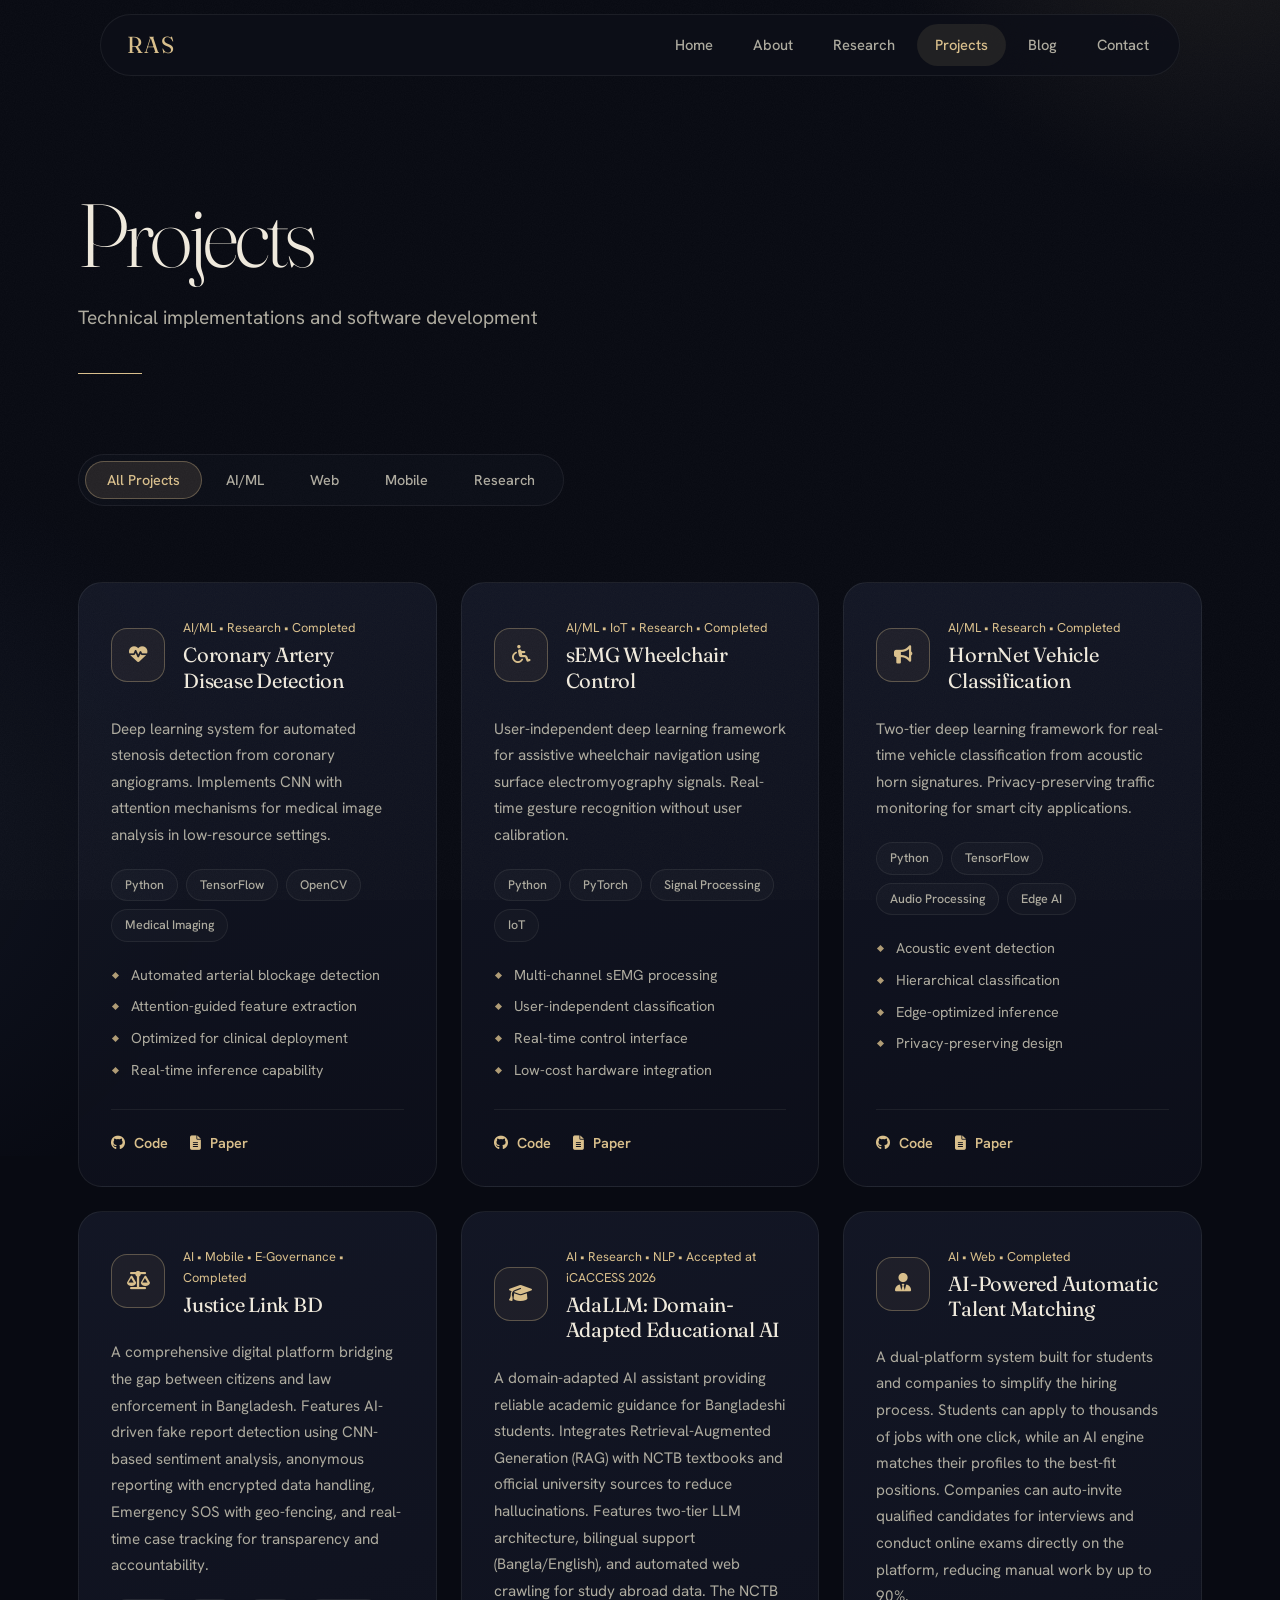
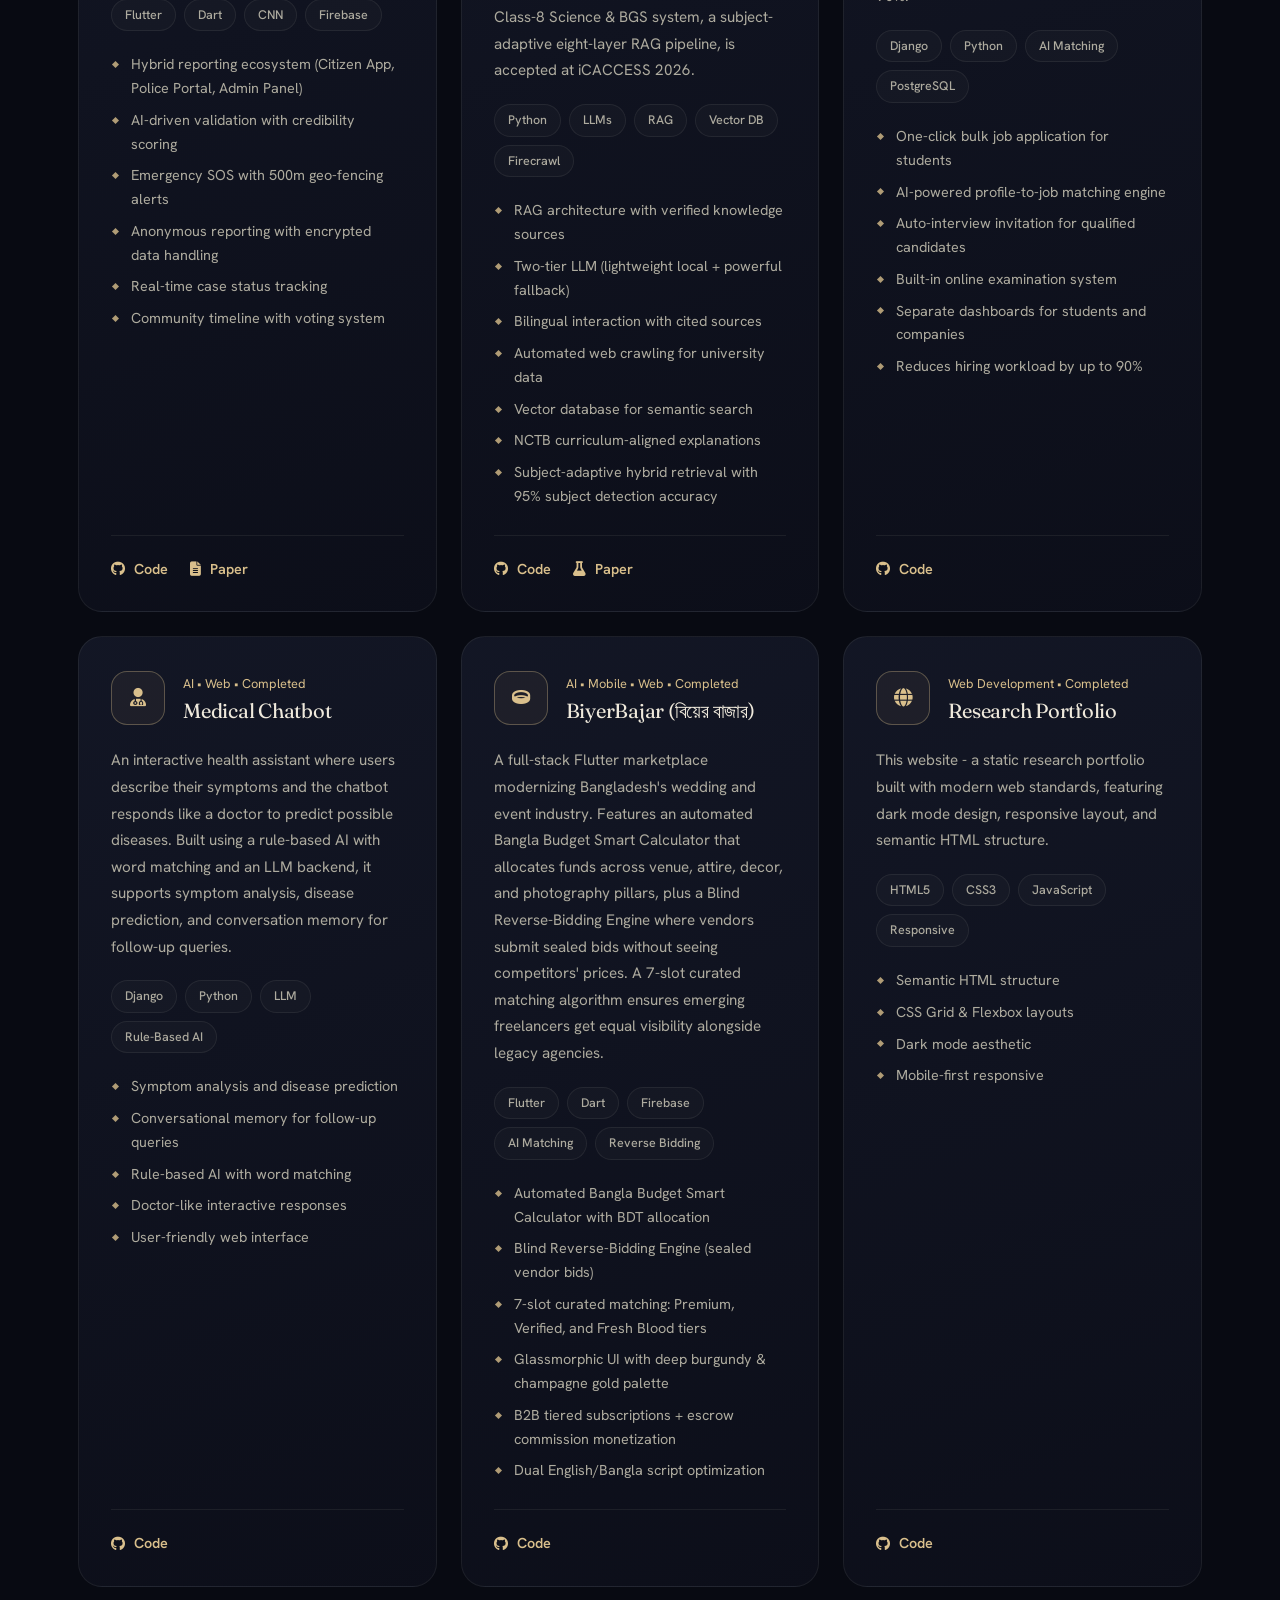
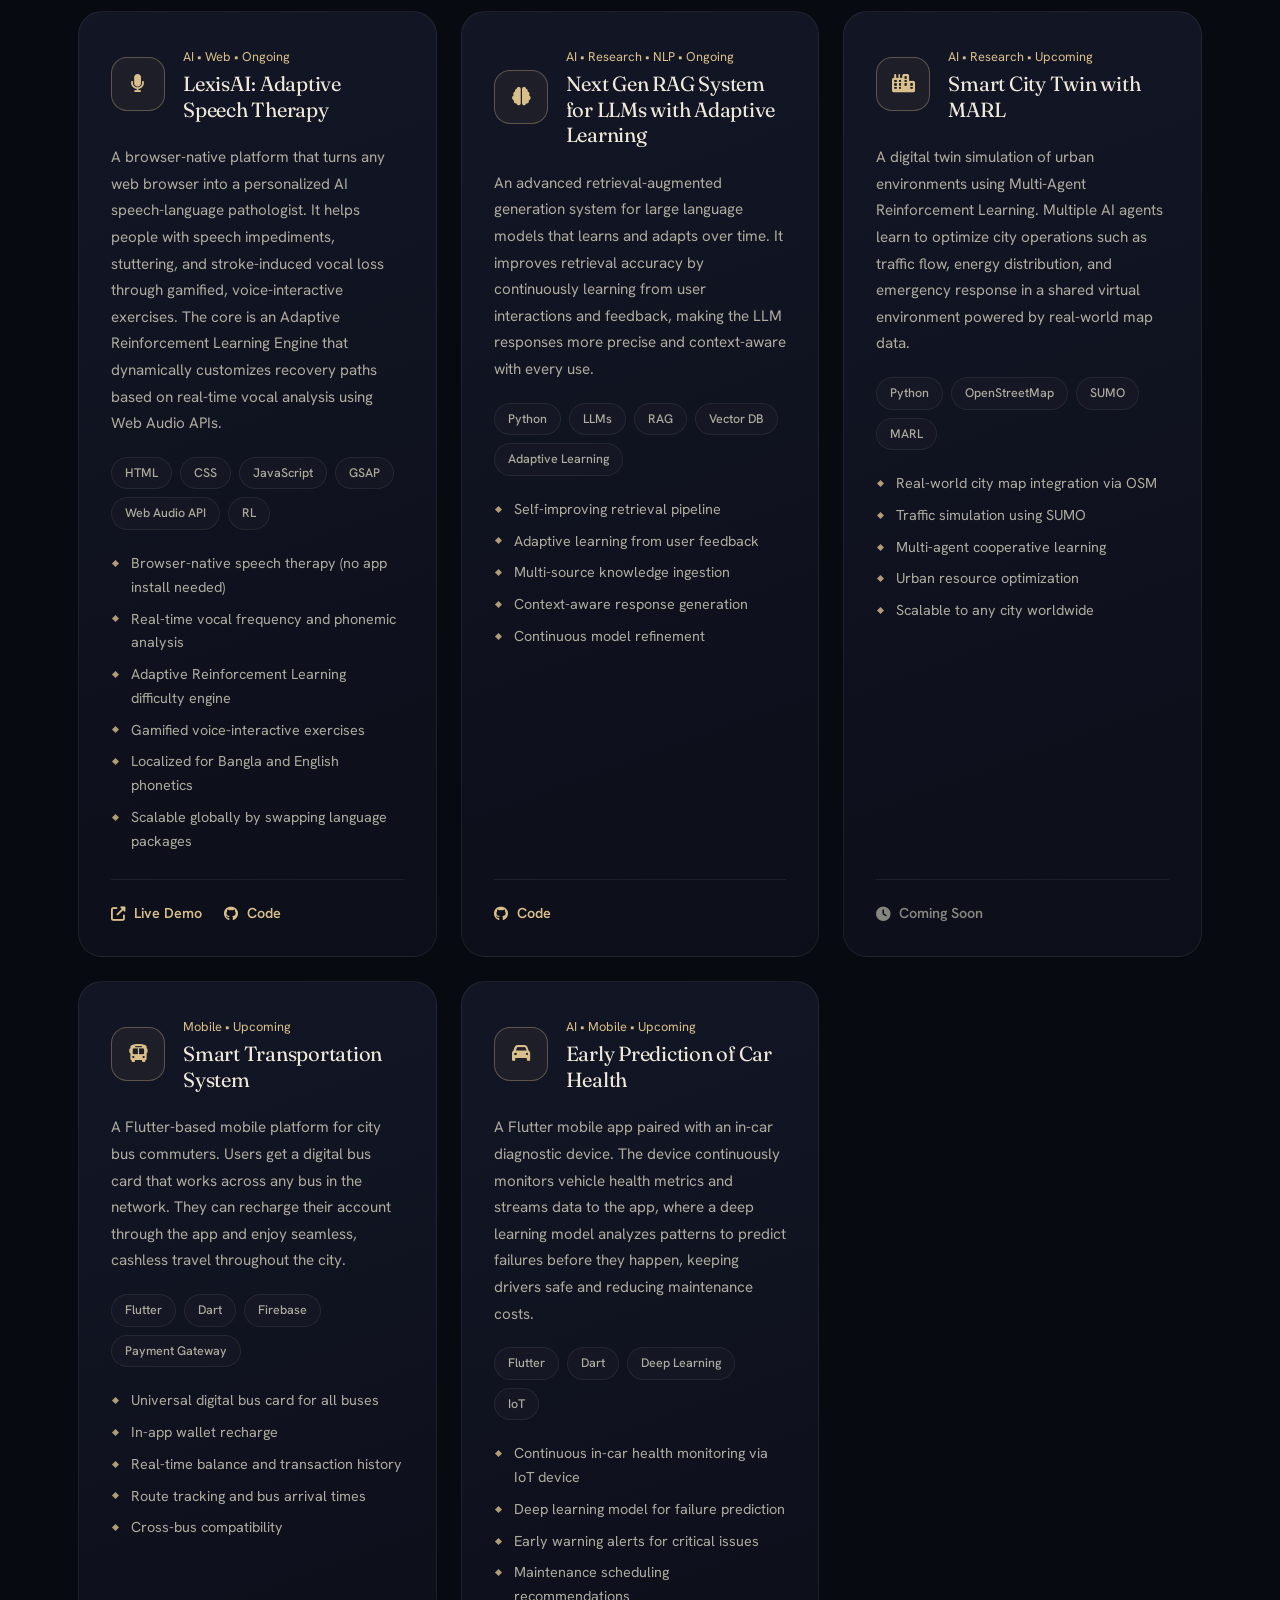
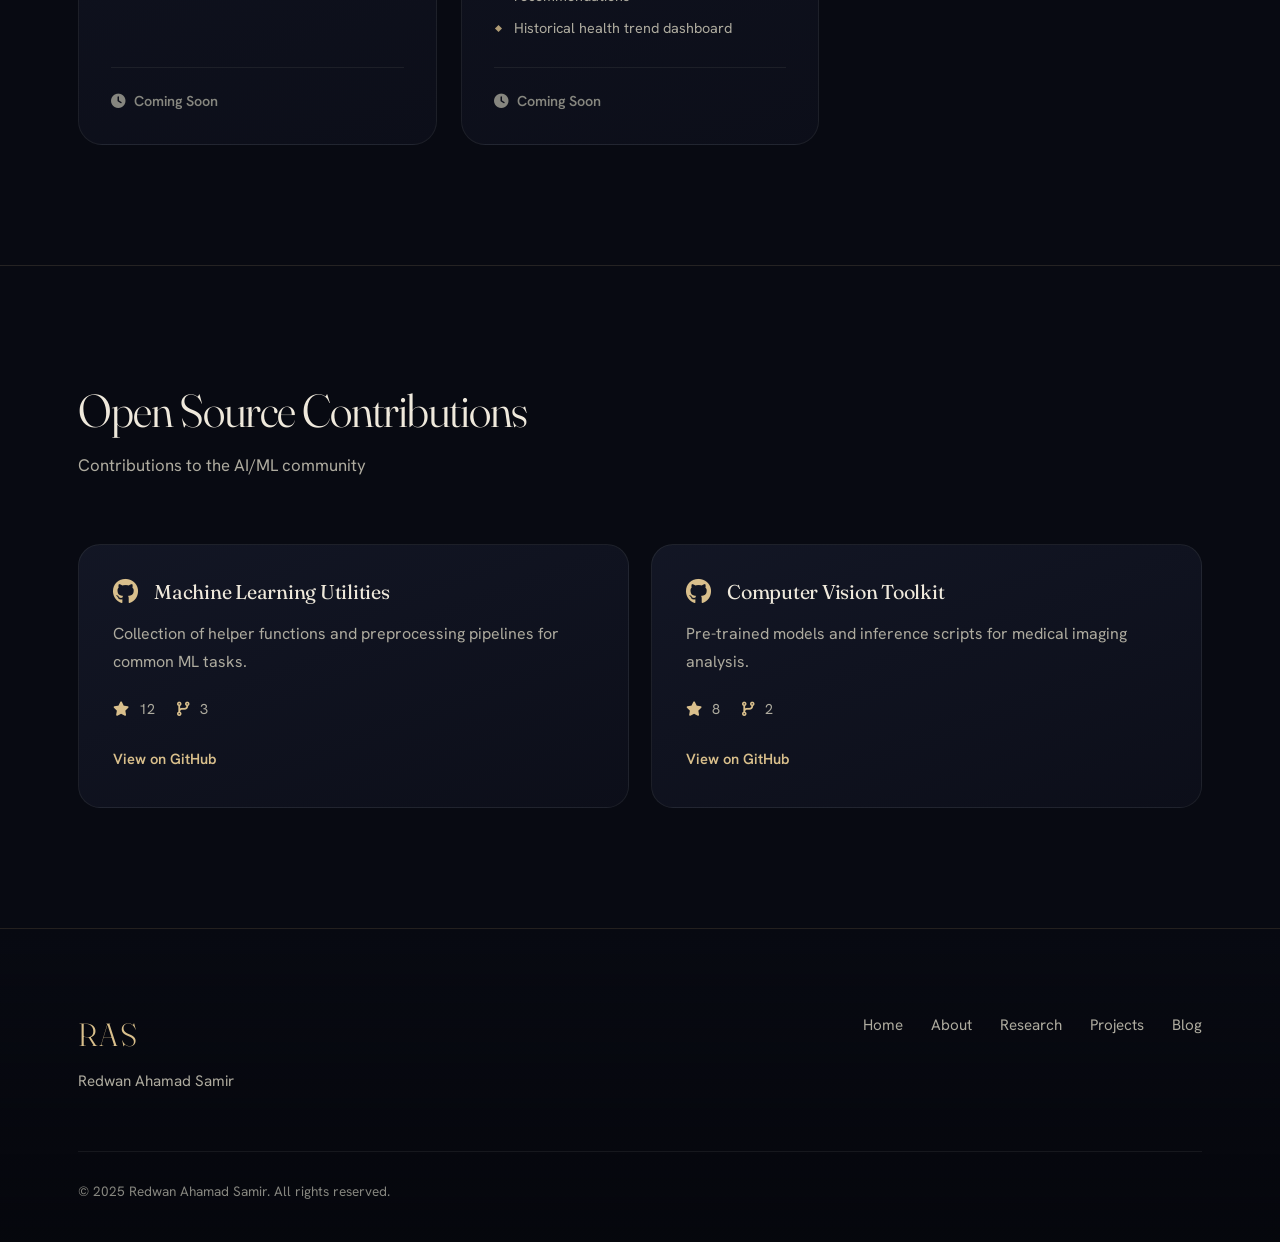
<file: projects.html>
<!DOCTYPE html>
<html lang="en">
<head>
    <meta charset="UTF-8">
    <meta name="viewport" content="width=device-width, initial-scale=1.0">
    <title>AI &amp; Software Projects | Redwan Ahamad Samir</title>
    <meta name="description" content="Projects by Redwan Ahamad Samir: AdaLLM RAG assistant, Justice Link BD, AI talent matching, HornNet, and healthcare AI for heart disease and wheelchair control.">
    <meta name="author" content="Redwan Ahamad Samir">
    <meta name="robots" content="index, follow, max-image-preview:large, max-snippet:-1, max-video-preview:-1">
    <link rel="canonical" href="https://samir-cyb.github.io/Redwan-Ahamad-Samir/projects.html">
    <meta property="og:type" content="website">
    <meta property="og:site_name" content="Redwan Ahamad Samir">
    <meta property="og:title" content="AI &amp; Software Projects | Redwan Ahamad Samir">
    <meta property="og:description" content="Projects by Redwan Ahamad Samir: AdaLLM RAG assistant, Justice Link BD, AI talent matching, HornNet, and healthcare AI for heart disease and wheelchair control.">
    <meta property="og:url" content="https://samir-cyb.github.io/Redwan-Ahamad-Samir/projects.html">
    <meta property="og:image" content="https://samir-cyb.github.io/Redwan-Ahamad-Samir/og-image.png">
    <meta property="og:image:type" content="image/png">
    <meta property="og:image:width" content="1200">
    <meta property="og:image:height" content="630">
    <meta property="og:image:alt" content="Redwan Ahamad Samir, AI researcher at the University of Liberal Arts Bangladesh">
    <meta property="og:locale" content="en_US">
    <meta name="twitter:card" content="summary_large_image">
    <meta name="twitter:title" content="AI &amp; Software Projects | Redwan Ahamad Samir">
    <meta name="twitter:description" content="Projects by Redwan Ahamad Samir: AdaLLM RAG assistant, Justice Link BD, AI talent matching, HornNet, and healthcare AI for heart disease and wheelchair control.">
    <meta name="twitter:image" content="https://samir-cyb.github.io/Redwan-Ahamad-Samir/og-image.png">
    <meta name="twitter:image:alt" content="Redwan Ahamad Samir, AI researcher at the University of Liberal Arts Bangladesh">
    <link rel="icon" href="favicon.ico" sizes="48x48">
    <link rel="icon" href="favicon.svg" type="image/svg+xml">
    <link rel="icon" href="icon-192.png" type="image/png" sizes="192x192">
    <link rel="apple-touch-icon" href="apple-touch-icon.png">
    <script type="application/ld+json">
{
  "@context": "https://schema.org",
  "@graph": [
    {
      "@type": "Person",
      "@id": "https://samir-cyb.github.io/Redwan-Ahamad-Samir/#person",
      "name": "Redwan Ahamad Samir",
      "url": "https://samir-cyb.github.io/Redwan-Ahamad-Samir/"
    },
    {
      "@type": "CollectionPage",
      "@id": "https://samir-cyb.github.io/Redwan-Ahamad-Samir/projects.html#page",
      "url": "https://samir-cyb.github.io/Redwan-Ahamad-Samir/projects.html",
      "name": "Projects",
      "author": {
        "@id": "https://samir-cyb.github.io/Redwan-Ahamad-Samir/#person"
      },
      "inLanguage": "en",
      "isPartOf": {
        "@id": "https://samir-cyb.github.io/Redwan-Ahamad-Samir/#website"
      }
    },
    {
      "@type": "BreadcrumbList",
      "itemListElement": [
        {
          "@type": "ListItem",
          "position": 1,
          "name": "Home",
          "item": "https://samir-cyb.github.io/Redwan-Ahamad-Samir/"
        },
        {
          "@type": "ListItem",
          "position": 2,
          "name": "Projects",
          "item": "https://samir-cyb.github.io/Redwan-Ahamad-Samir/projects.html"
        }
      ]
    }
  ]
}
</script>
    <meta name="theme-color" content="#080a12">
    <script>document.documentElement.classList.add('js');</script>
    <link rel="stylesheet" href="css/styles.css">
    <link rel="preconnect" href="https://fonts.googleapis.com">
    <link rel="preconnect" href="https://fonts.gstatic.com" crossorigin>
    <link rel="preload" as="style" href="https://fonts.googleapis.com/css2?family=Fraunces:ital,opsz,wght@0,9..144,200..700;1,9..144,200..700&family=Hanken+Grotesk:wght@300..700&display=swap" onload="this.onload=null;this.rel='stylesheet'">
    <noscript><link href="https://fonts.googleapis.com/css2?family=Fraunces:ital,opsz,wght@0,9..144,200..700;1,9..144,200..700&family=Hanken+Grotesk:wght@300..700&display=swap" rel="stylesheet"></noscript>
    <link rel="preload" as="style" href="https://cdnjs.cloudflare.com/ajax/libs/font-awesome/6.4.0/css/all.min.css" onload="this.onload=null;this.rel='stylesheet'">
    <noscript><link rel="stylesheet" href="https://cdnjs.cloudflare.com/ajax/libs/font-awesome/6.4.0/css/all.min.css"></noscript>
<base target="_blank">
<base target="_blank">
</head>
<body>
    <!-- Navigation -->
    <nav class="navbar">
        <div class="nav-container">
            <a href="index.html" class="nav-logo">RAS</a>
            <ul class="nav-menu">
                <li><a href="index.html" class="nav-link">Home</a></li>
                <li><a href="about.html" class="nav-link">About</a></li>
                <li><a href="research.html" class="nav-link">Research</a></li>
                <li><a href="projects.html" class="nav-link active">Projects</a></li>
                <li><a href="blog.html" class="nav-link">Blog</a></li>
                <li><a href="index.html#contact" class="nav-link">Contact</a></li>
            </ul>
            <div class="hamburger">
                <span class="bar"></span>
                <span class="bar"></span>
                <span class="bar"></span>
            </div>
        </div>
    </nav>

    <!-- Page Header -->
    <header class="page-header">
        <div class="container">
            <h1 class="page-title">Projects</h1>
            <p class="page-subtitle">Technical implementations and software development</p>
        </div>
    </header>

    <!-- Projects Filter -->
    <section class="section filter-section">
        <div class="container">
            <div class="filter-bar">
                <button class="filter-btn active" data-filter="all">All Projects</button>
                <button class="filter-btn" data-filter="ai">AI/ML</button>
                <button class="filter-btn" data-filter="web">Web</button>
                <button class="filter-btn" data-filter="mobile">Mobile</button>
                <button class="filter-btn" data-filter="research">Research</button>
            </div>
        </div>
    </section>

    <!-- Projects Grid -->
    <section class="section projects-section">
        <div class="container">
            <div class="projects-grid">

                <!-- ==================== COMPLETED PROJECTS ==================== -->

                <!-- Project 1: CAD Detection -->
                <article class="project-card" data-category="ai research">
                    <div class="project-header">
                        <div class="project-icon">
                            <i class="fas fa-heartbeat"></i>
                        </div>
                        <div class="project-meta">
                            <span class="project-category">AI/ML &bull; Research &bull; Completed</span>
                            <h3 class="project-title">Coronary Artery Disease Detection</h3>
                        </div>
                    </div>
                    <p class="project-description">
                        Deep learning system for automated stenosis detection from coronary angiograms.
                        Implements CNN with attention mechanisms for medical image analysis in low-resource settings.
                    </p>
                    <div class="project-tech">
                        <span class="tech-tag">Python</span>
                        <span class="tech-tag">TensorFlow</span>
                        <span class="tech-tag">OpenCV</span>
                        <span class="tech-tag">Medical Imaging</span>
                    </div>
                    <div class="project-features">
                        <ul>
                            <li>Automated arterial blockage detection</li>
                            <li>Attention-guided feature extraction</li>
                            <li>Optimized for clinical deployment</li>
                            <li>Real-time inference capability</li>
                        </ul>
                    </div>
                    <div class="project-links">
                        <a href="#" class="project-link"><i class="fab fa-github"></i> Code</a>
                        <a href="research.html#paper1" class="project-link"><i class="fas fa-file-alt"></i> Paper</a>
                    </div>
                </article>

                <!-- Project 2: sEMG Wheelchair -->
                <article class="project-card" data-category="ai iot research">
                    <div class="project-header">
                        <div class="project-icon">
                            <i class="fas fa-wheelchair"></i>
                        </div>
                        <div class="project-meta">
                            <span class="project-category">AI/ML &bull; IoT &bull; Research &bull; Completed</span>
                            <h3 class="project-title">sEMG Wheelchair Control</h3>
                        </div>
                    </div>
                    <p class="project-description">
                        User-independent deep learning framework for assistive wheelchair navigation using
                        surface electromyography signals. Real-time gesture recognition without user calibration.
                    </p>
                    <div class="project-tech">
                        <span class="tech-tag">Python</span>
                        <span class="tech-tag">PyTorch</span>
                        <span class="tech-tag">Signal Processing</span>
                        <span class="tech-tag">IoT</span>
                    </div>
                    <div class="project-features">
                        <ul>
                            <li>Multi-channel sEMG processing</li>
                            <li>User-independent classification</li>
                            <li>Real-time control interface</li>
                            <li>Low-cost hardware integration</li>
                        </ul>
                    </div>
                    <div class="project-links">
                        <a href="#" class="project-link"><i class="fab fa-github"></i> Code</a>
                        <a href="research.html#paper2" class="project-link"><i class="fas fa-file-alt"></i> Paper</a>
                    </div>
                </article>

                <!-- Project 3: HornNet -->
                <article class="project-card" data-category="ai research">
                    <div class="project-header">
                        <div class="project-icon">
                            <i class="fas fa-bullhorn"></i>
                        </div>
                        <div class="project-meta">
                            <span class="project-category">AI/ML &bull; Research &bull; Completed</span>
                            <h3 class="project-title">HornNet Vehicle Classification</h3>
                        </div>
                    </div>
                    <p class="project-description">
                        Two-tier deep learning framework for real-time vehicle classification from acoustic
                        horn signatures. Privacy-preserving traffic monitoring for smart city applications.
                    </p>
                    <div class="project-tech">
                        <span class="tech-tag">Python</span>
                        <span class="tech-tag">TensorFlow</span>
                        <span class="tech-tag">Audio Processing</span>
                        <span class="tech-tag">Edge AI</span>
                    </div>
                    <div class="project-features">
                        <ul>
                            <li>Acoustic event detection</li>
                            <li>Hierarchical classification</li>
                            <li>Edge-optimized inference</li>
                            <li>Privacy-preserving design</li>
                        </ul>
                    </div>
                    <div class="project-links">
                        <a href="#" class="project-link"><i class="fab fa-github"></i> Code</a>
                        <a href="research.html#paper3" class="project-link"><i class="fas fa-file-alt"></i> Paper</a>
                    </div>
                </article>

                <!-- Project 4: Justice Link BD -->
                <article class="project-card" data-category="ai mobile">
                    <div class="project-header">
                        <div class="project-icon">
                            <i class="fas fa-balance-scale"></i>
                        </div>
                        <div class="project-meta">
                            <span class="project-category">AI &bull; Mobile &bull; E-Governance &bull; Completed</span>
                            <h3 class="project-title">Justice Link BD</h3>
                        </div>
                    </div>
                    <p class="project-description">
                        A comprehensive digital platform bridging the gap between citizens and law enforcement
                        in Bangladesh. Features AI-driven fake report detection using CNN-based sentiment analysis,
                        anonymous reporting with encrypted data handling, Emergency SOS with geo-fencing, and
                        real-time case tracking for transparency and accountability.
                    </p>
                    <div class="project-tech">
                        <span class="tech-tag">Flutter</span>
                        <span class="tech-tag">Dart</span>
                        <span class="tech-tag">CNN</span>
                        <span class="tech-tag">Firebase</span>
                    </div>
                    <div class="project-features">
                        <ul>
                            <li>Hybrid reporting ecosystem (Citizen App, Police Portal, Admin Panel)</li>
                            <li>AI-driven validation with credibility scoring</li>
                            <li>Emergency SOS with 500m geo-fencing alerts</li>
                            <li>Anonymous reporting with encrypted data handling</li>
                            <li>Real-time case status tracking</li>
                            <li>Community timeline with voting system</li>
                        </ul>
                    </div>
                    <div class="project-links">
                        <a href="#" class="project-link"><i class="fab fa-github"></i> Code</a>
                        <a href="#" class="project-link"><i class="fas fa-file-alt"></i> Paper</a>
                    </div>
                </article>

                <!-- Project 5: AdaLLM -->
                <article class="project-card" data-category="ai research">
                    <div class="project-header">
                        <div class="project-icon">
                            <i class="fas fa-graduation-cap"></i>
                        </div>
                        <div class="project-meta">
                            <span class="project-category">AI &bull; Research &bull; NLP &bull; Accepted at iCACCESS 2026</span>
                            <h3 class="project-title">AdaLLM: Domain-Adapted Educational AI</h3>
                        </div>
                    </div>
                    <p class="project-description">
                        A domain-adapted AI assistant providing reliable academic guidance for Bangladeshi students.
                        Integrates Retrieval-Augmented Generation (RAG) with NCTB textbooks and official university
                        sources to reduce hallucinations. Features two-tier LLM architecture, bilingual support
                        (Bangla/English), and automated web crawling for study abroad data. The NCTB Class-8 Science &amp;
                        BGS system, a subject-adaptive eight-layer RAG pipeline, is accepted at iCACCESS 2026.
                    </p>
                    <div class="project-tech">
                        <span class="tech-tag">Python</span>
                        <span class="tech-tag">LLMs</span>
                        <span class="tech-tag">RAG</span>
                        <span class="tech-tag">Vector DB</span>
                        <span class="tech-tag">Firecrawl</span>
                    </div>
                    <div class="project-features">
                        <ul>
                            <li>RAG architecture with verified knowledge sources</li>
                            <li>Two-tier LLM (lightweight local + powerful fallback)</li>
                            <li>Bilingual interaction with cited sources</li>
                            <li>Automated web crawling for university data</li>
                            <li>Vector database for semantic search</li>
                            <li>NCTB curriculum-aligned explanations</li>
                            <li>Subject-adaptive hybrid retrieval with 95% subject detection accuracy</li>
                        </ul>
                    </div>
                    <div class="project-links">
                        <a href="#" class="project-link"><i class="fab fa-github"></i> Code</a>
                        <a href="research.html#paper4" class="project-link"><i class="fas fa-flask"></i> Paper</a>
                    </div>
                </article>

                <!-- Project 6: AI-Powered Automatic Talent Matching (NEW) -->
                <article class="project-card" data-category="ai web">
                    <div class="project-header">
                        <div class="project-icon">
                            <i class="fas fa-user-tie"></i>
                        </div>
                        <div class="project-meta">
                            <span class="project-category">AI &bull; Web &bull; Completed</span>
                            <h3 class="project-title">AI-Powered Automatic Talent Matching</h3>
                        </div>
                    </div>
                    <p class="project-description">
                        A dual-platform system built for students and companies to simplify the hiring process.
                        Students can apply to thousands of jobs with one click, while an AI engine matches their
                        profiles to the best-fit positions. Companies can auto-invite qualified candidates for
                        interviews and conduct online exams directly on the platform, reducing manual work by up to 90%.
                    </p>
                    <div class="project-tech">
                        <span class="tech-tag">Django</span>
                        <span class="tech-tag">Python</span>
                        <span class="tech-tag">AI Matching</span>
                        <span class="tech-tag">PostgreSQL</span>
                    </div>
                    <div class="project-features">
                        <ul>
                            <li>One-click bulk job application for students</li>
                            <li>AI-powered profile-to-job matching engine</li>
                            <li>Auto-interview invitation for qualified candidates</li>
                            <li>Built-in online examination system</li>
                            <li>Separate dashboards for students and companies</li>
                            <li>Reduces hiring workload by up to 90%</li>
                        </ul>
                    </div>
                    <div class="project-links">
                        <a href="https://github.com/samir-cyb/Ai_telent_match.git" class="project-link" target="_blank"><i class="fab fa-github"></i> Code</a>
                    </div>
                </article>

                <!-- Project 7: Medical Chatbot (NEW) -->
                <article class="project-card" data-category="ai web">
                    <div class="project-header">
                        <div class="project-icon">
                            <i class="fas fa-user-md"></i>
                        </div>
                        <div class="project-meta">
                            <span class="project-category">AI &bull; Web &bull; Completed</span>
                            <h3 class="project-title">Medical Chatbot</h3>
                        </div>
                    </div>
                    <p class="project-description">
                        An interactive health assistant where users describe their symptoms and the chatbot
                        responds like a doctor to predict possible diseases. Built using a rule-based AI with
                        word matching and an LLM backend, it supports symptom analysis, disease prediction,
                        and conversation memory for follow-up queries.
                    </p>
                    <div class="project-tech">
                        <span class="tech-tag">Django</span>
                        <span class="tech-tag">Python</span>
                        <span class="tech-tag">LLM</span>
                        <span class="tech-tag">Rule-Based AI</span>
                    </div>
                    <div class="project-features">
                        <ul>
                            <li>Symptom analysis and disease prediction</li>
                            <li>Conversational memory for follow-up queries</li>
                            <li>Rule-based AI with word matching</li>
                            <li>Doctor-like interactive responses</li>
                            <li>User-friendly web interface</li>
                        </ul>
                    </div>
                    <div class="project-links">
                        <a href="https://github.com/samir-cyb/Medical_Chat_Bot_V2.git" class="project-link" target="_blank"><i class="fab fa-github"></i> Code</a>
                    </div>
                </article>

                <!-- Project 8: BiyerBajar -->
                <article class="project-card" data-category="ai mobile web">
                    <div class="project-header">
                        <div class="project-icon">
                            <i class="fas fa-ring"></i>
                        </div>
                        <div class="project-meta">
                            <span class="project-category">AI &bull; Mobile &bull; Web &bull; Completed</span>
                            <h3 class="project-title">BiyerBajar (বিয়ের বাজার)</h3>
                        </div>
                    </div>
                    <p class="project-description">
                        A full-stack Flutter marketplace modernizing Bangladesh's wedding and event industry. 
                        Features an automated Bangla Budget Smart Calculator that allocates funds across 
                        venue, attire, decor, and photography pillars, plus a Blind Reverse-Bidding Engine 
                        where vendors submit sealed bids without seeing competitors' prices. A 7-slot curated 
                        matching algorithm ensures emerging freelancers get equal visibility alongside legacy agencies.
                    </p>
                    <div class="project-tech">
                        <span class="tech-tag">Flutter</span>
                        <span class="tech-tag">Dart</span>
                        <span class="tech-tag">Firebase</span>
                        <span class="tech-tag">AI Matching</span>
                        <span class="tech-tag">Reverse Bidding</span>
                    </div>
                    <div class="project-features">
                        <ul>
                            <li>Automated Bangla Budget Smart Calculator with BDT allocation</li>
                            <li>Blind Reverse-Bidding Engine (sealed vendor bids)</li>
                            <li>7-slot curated matching: Premium, Verified, and Fresh Blood tiers</li>
                            <li>Glassmorphic UI with deep burgundy & champagne gold palette</li>
                            <li>B2B tiered subscriptions + escrow commission monetization</li>
                            <li>Dual English/Bangla script optimization</li>
                        </ul>
                    </div>
                    <div class="project-links">
                        <a href="https://github.com/samir-cyb/Biyer-Bazar.git" class="project-link" target="_blank"><i class="fab fa-github"></i> Code</a>
                    </div>
                </article>

                <!-- Project 9: Portfolio Website -->
                <article class="project-card" data-category="web">
                    <div class="project-header">
                        <div class="project-icon">
                            <i class="fas fa-globe"></i>
                        </div>
                        <div class="project-meta">
                            <span class="project-category">Web Development &bull; Completed</span>
                            <h3 class="project-title">Research Portfolio</h3>
                        </div>
                    </div>
                    <p class="project-description">
                        This website - a static research portfolio built with modern web standards,
                        featuring dark mode design, responsive layout, and semantic HTML structure.
                    </p>
                    <div class="project-tech">
                        <span class="tech-tag">HTML5</span>
                        <span class="tech-tag">CSS3</span>
                        <span class="tech-tag">JavaScript</span>
                        <span class="tech-tag">Responsive</span>
                    </div>
                    <div class="project-features">
                        <ul>
                            <li>Semantic HTML structure</li>
                            <li>CSS Grid & Flexbox layouts</li>
                            <li>Dark mode aesthetic</li>
                            <li>Mobile-first responsive</li>
                        </ul>
                    </div>
                    <div class="project-links">
                        <a href="https://github.com/samir-cyb" class="project-link"><i class="fab fa-github"></i> Code</a>
                    </div>
                </article>

                <!-- ==================== ONGOING PROJECTS ==================== -->

                <!-- Project 10: LexisAI -->
                <article class="project-card" data-category="ai web">
                    <div class="project-header">
                        <div class="project-icon">
                            <i class="fas fa-microphone"></i>
                        </div>
                        <div class="project-meta">
                            <span class="project-category">AI &bull; Web &bull; Ongoing</span>
                            <h3 class="project-title">LexisAI: Adaptive Speech Therapy</h3>
                        </div>
                    </div>
                    <p class="project-description">
                        A browser-native platform that turns any web browser into a personalized AI speech-language pathologist.
                        It helps people with speech impediments, stuttering, and stroke-induced vocal loss through
                        gamified, voice-interactive exercises. The core is an Adaptive Reinforcement Learning Engine
                        that dynamically customizes recovery paths based on real-time vocal analysis using Web Audio APIs.
                    </p>
                    <div class="project-tech">
                        <span class="tech-tag">HTML</span>
                        <span class="tech-tag">CSS</span>
                        <span class="tech-tag">JavaScript</span>
                        <span class="tech-tag">GSAP</span>
                        <span class="tech-tag">Web Audio API</span>
                        <span class="tech-tag">RL</span>
                    </div>
                    <div class="project-features">
                        <ul>
                            <li>Browser-native speech therapy (no app install needed)</li>
                            <li>Real-time vocal frequency and phonemic analysis</li>
                            <li>Adaptive Reinforcement Learning difficulty engine</li>
                            <li>Gamified voice-interactive exercises</li>
                            <li>Localized for Bangla and English phonetics</li>
                            <li>Scalable globally by swapping language packages</li>
                        </ul>
                    </div>
                    <div class="project-links">
                        <a href="https://samir-cyb.github.io/Lexis_AI/" class="project-link" target="_blank"><i class="fas fa-external-link-alt"></i> Live Demo</a>
                        <a href="https://github.com/samir-cyb" class="project-link" target="_blank"><i class="fab fa-github"></i> Code</a>
                    </div>
                </article>

                <!-- Project 11: Next Gen RAG System -->
                <article class="project-card" data-category="ai research">
                    <div class="project-header">
                        <div class="project-icon">
                            <i class="fas fa-brain"></i>
                        </div>
                        <div class="project-meta">
                            <span class="project-category">AI &bull; Research &bull; NLP &bull; Ongoing</span>
                            <h3 class="project-title">Next Gen RAG System for LLMs with Adaptive Learning</h3>
                        </div>
                    </div>
                    <p class="project-description">
                        An advanced retrieval-augmented generation system for large language models that learns
                        and adapts over time. It improves retrieval accuracy by continuously learning from user
                        interactions and feedback, making the LLM responses more precise and context-aware with every use.
                    </p>
                    <div class="project-tech">
                        <span class="tech-tag">Python</span>
                        <span class="tech-tag">LLMs</span>
                        <span class="tech-tag">RAG</span>
                        <span class="tech-tag">Vector DB</span>
                        <span class="tech-tag">Adaptive Learning</span>
                    </div>
                    <div class="project-features">
                        <ul>
                            <li>Self-improving retrieval pipeline</li>
                            <li>Adaptive learning from user feedback</li>
                            <li>Multi-source knowledge ingestion</li>
                            <li>Context-aware response generation</li>
                            <li>Continuous model refinement</li>
                        </ul>
                    </div>
                    <div class="project-links">
                        <a href="https://github.com/samir-cyb" class="project-link" target="_blank"><i class="fab fa-github"></i> Code</a>
                    </div>
                </article>

                <!-- ==================== UPCOMING PROJECTS ==================== -->

                <!-- Project 12: Smart City Twin with MARL -->
                <article class="project-card" data-category="ai research">
                    <div class="project-header">
                        <div class="project-icon">
                            <i class="fas fa-city"></i>
                        </div>
                        <div class="project-meta">
                            <span class="project-category">AI &bull; Research &bull; Upcoming</span>
                            <h3 class="project-title">Smart City Twin with MARL</h3>
                        </div>
                    </div>
                    <p class="project-description">
                        A digital twin simulation of urban environments using Multi-Agent Reinforcement Learning.
                        Multiple AI agents learn to optimize city operations such as traffic flow, energy distribution,
                        and emergency response in a shared virtual environment powered by real-world map data.
                    </p>
                    <div class="project-tech">
                        <span class="tech-tag">Python</span>
                        <span class="tech-tag">OpenStreetMap</span>
                        <span class="tech-tag">SUMO</span>
                        <span class="tech-tag">MARL</span>
                    </div>
                    <div class="project-features">
                        <ul>
                            <li>Real-world city map integration via OSM</li>
                            <li>Traffic simulation using SUMO</li>
                            <li>Multi-agent cooperative learning</li>
                            <li>Urban resource optimization</li>
                            <li>Scalable to any city worldwide</li>
                        </ul>
                    </div>
                    <div class="project-links">
                        <span class="project-link" style="color: var(--text-muted); cursor: default;"><i class="fas fa-clock"></i> Coming Soon</span>
                    </div>
                </article>

                <!-- Project 13: Smart Transportation System -->
                <article class="project-card" data-category="mobile">
                    <div class="project-header">
                        <div class="project-icon">
                            <i class="fas fa-bus"></i>
                        </div>
                        <div class="project-meta">
                            <span class="project-category">Mobile &bull; Upcoming</span>
                            <h3 class="project-title">Smart Transportation System</h3>
                        </div>
                    </div>
                    <p class="project-description">
                        A Flutter-based mobile platform for city bus commuters. Users get a digital bus card
                        that works across any bus in the network. They can recharge their account through the app
                        and enjoy seamless, cashless travel throughout the city.
                    </p>
                    <div class="project-tech">
                        <span class="tech-tag">Flutter</span>
                        <span class="tech-tag">Dart</span>
                        <span class="tech-tag">Firebase</span>
                        <span class="tech-tag">Payment Gateway</span>
                    </div>
                    <div class="project-features">
                        <ul>
                            <li>Universal digital bus card for all buses</li>
                            <li>In-app wallet recharge</li>
                            <li>Real-time balance and transaction history</li>
                            <li>Route tracking and bus arrival times</li>
                            <li>Cross-bus compatibility</li>
                        </ul>
                    </div>
                    <div class="project-links">
                        <span class="project-link" style="color: var(--text-muted); cursor: default;"><i class="fas fa-clock"></i> Coming Soon</span>
                    </div>
                </article>

                <!-- Project 14: Early Prediction of Car Health -->
                <article class="project-card" data-category="ai mobile">
                    <div class="project-header">
                        <div class="project-icon">
                            <i class="fas fa-car"></i>
                        </div>
                        <div class="project-meta">
                            <span class="project-category">AI &bull; Mobile &bull; Upcoming</span>
                            <h3 class="project-title">Early Prediction of Car Health</h3>
                        </div>
                    </div>
                    <p class="project-description">
                        A Flutter mobile app paired with an in-car diagnostic device. The device continuously
                        monitors vehicle health metrics and streams data to the app, where a deep learning model
                        analyzes patterns to predict failures before they happen, keeping drivers safe and
                        reducing maintenance costs.
                    </p>
                    <div class="project-tech">
                        <span class="tech-tag">Flutter</span>
                        <span class="tech-tag">Dart</span>
                        <span class="tech-tag">Deep Learning</span>
                        <span class="tech-tag">IoT</span>
                    </div>
                    <div class="project-features">
                        <ul>
                            <li>Continuous in-car health monitoring via IoT device</li>
                            <li>Deep learning model for failure prediction</li>
                            <li>Early warning alerts for critical issues</li>
                            <li>Maintenance scheduling recommendations</li>
                            <li>Historical health trend dashboard</li>
                        </ul>
                    </div>
                    <div class="project-links">
                        <span class="project-link" style="color: var(--text-muted); cursor: default;"><i class="fas fa-clock"></i> Coming Soon</span>
                    </div>
                </article>

            </div>
        </div>
    </section>

    <!-- Open Source Section -->
    <section class="section opensource-section">
        <div class="container">
            <div class="section-header">
                <h2 class="section-title">Open Source Contributions</h2>
                <p class="section-subtitle">Contributions to the AI/ML community</p>
            </div>

            <div class="opensource-grid">
                <div class="opensource-card">
                    <div class="opensource-header">
                        <i class="fab fa-github"></i>
                        <h3>Machine Learning Utilities</h3>
                    </div>
                    <p>Collection of helper functions and preprocessing pipelines for common ML tasks.</p>
                    <div class="opensource-stats">
                        <span><i class="fas fa-star"></i> 12</span>
                        <span><i class="fas fa-code-branch"></i> 3</span>
                    </div>
                    <a href="https://github.com/samir-cyb" class="opensource-link">View on GitHub</a>
                </div>

                <div class="opensource-card">
                    <div class="opensource-header">
                        <i class="fab fa-github"></i>
                        <h3>Computer Vision Toolkit</h3>
                    </div>
                    <p>Pre-trained models and inference scripts for medical imaging analysis.</p>
                    <div class="opensource-stats">
                        <span><i class="fas fa-star"></i> 8</span>
                        <span><i class="fas fa-code-branch"></i> 2</span>
                    </div>
                    <a href="https://github.com/samir-cyb" class="opensource-link">View on GitHub</a>
                </div>
            </div>
        </div>
    </section>

    <!-- Footer -->
    <footer class="footer">
        <div class="container">
            <div class="footer-content">
                <div class="footer-brand">
                    <span class="footer-logo">RAS</span>
                    <p>Redwan Ahamad Samir</p>
                </div>
                <div class="footer-links">
                    <a href="index.html">Home</a>
                    <a href="about.html">About</a>
                    <a href="research.html">Research</a>
                    <a href="projects.html">Projects</a>
                    <a href="blog.html">Blog</a>
                </div>
            </div>
            <div class="footer-bottom">
                <p>&copy; 2025 Redwan Ahamad Samir. All rights reserved.</p>
            </div>
        </div>
    </footer>

    <script src="js/main.js"></script>
</body>
</html>
</file>
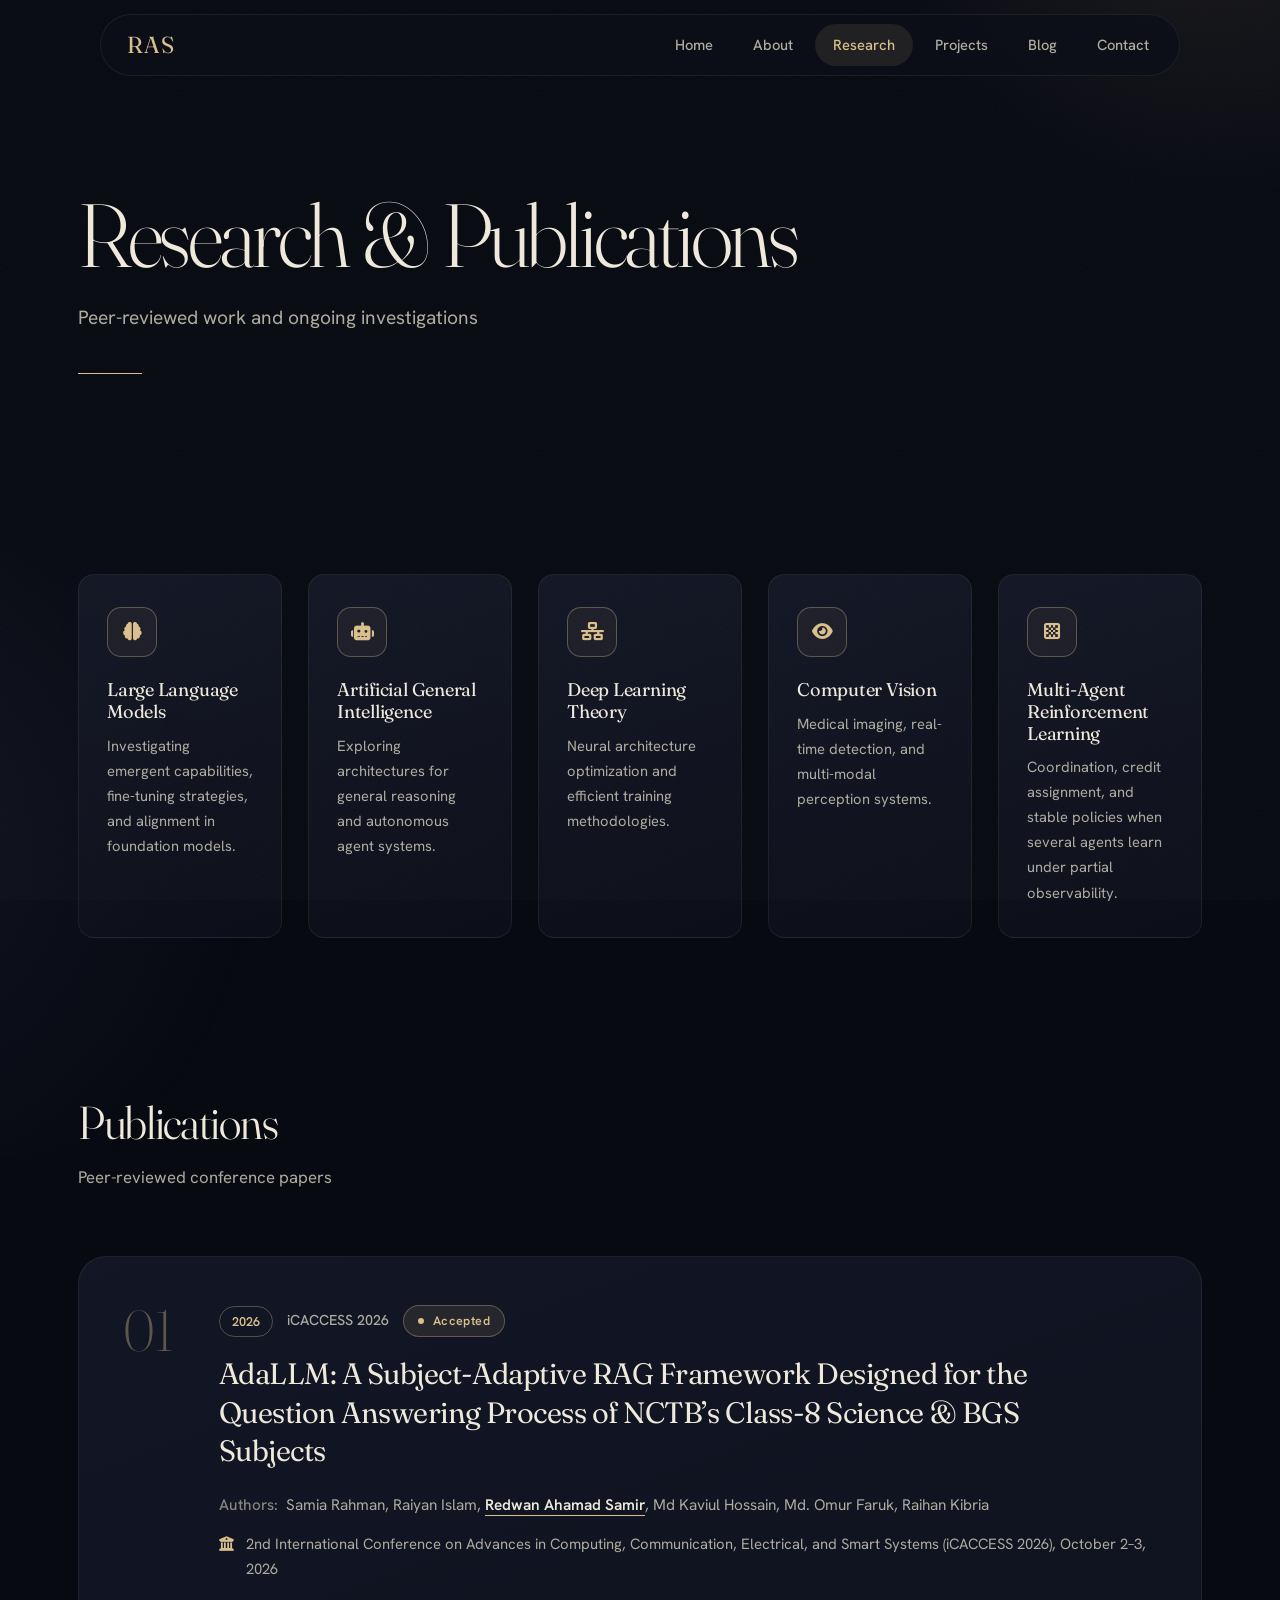
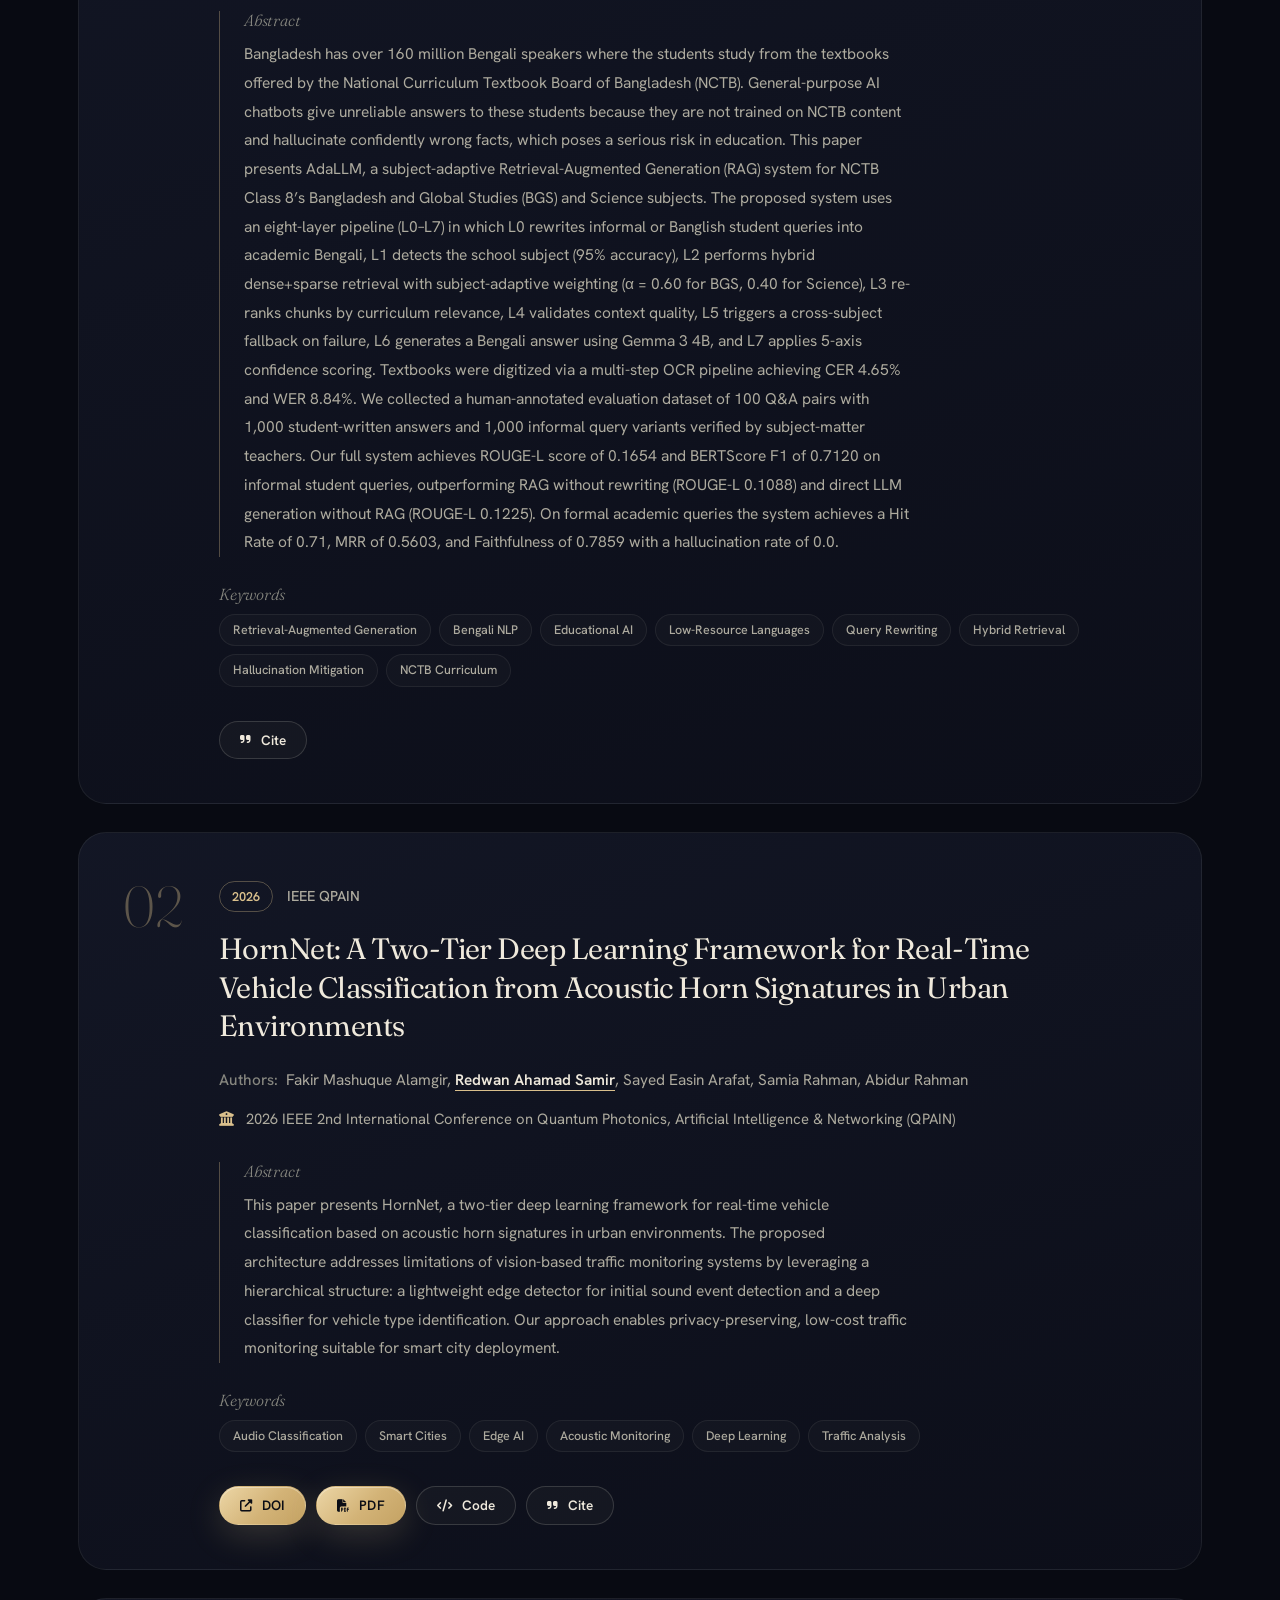
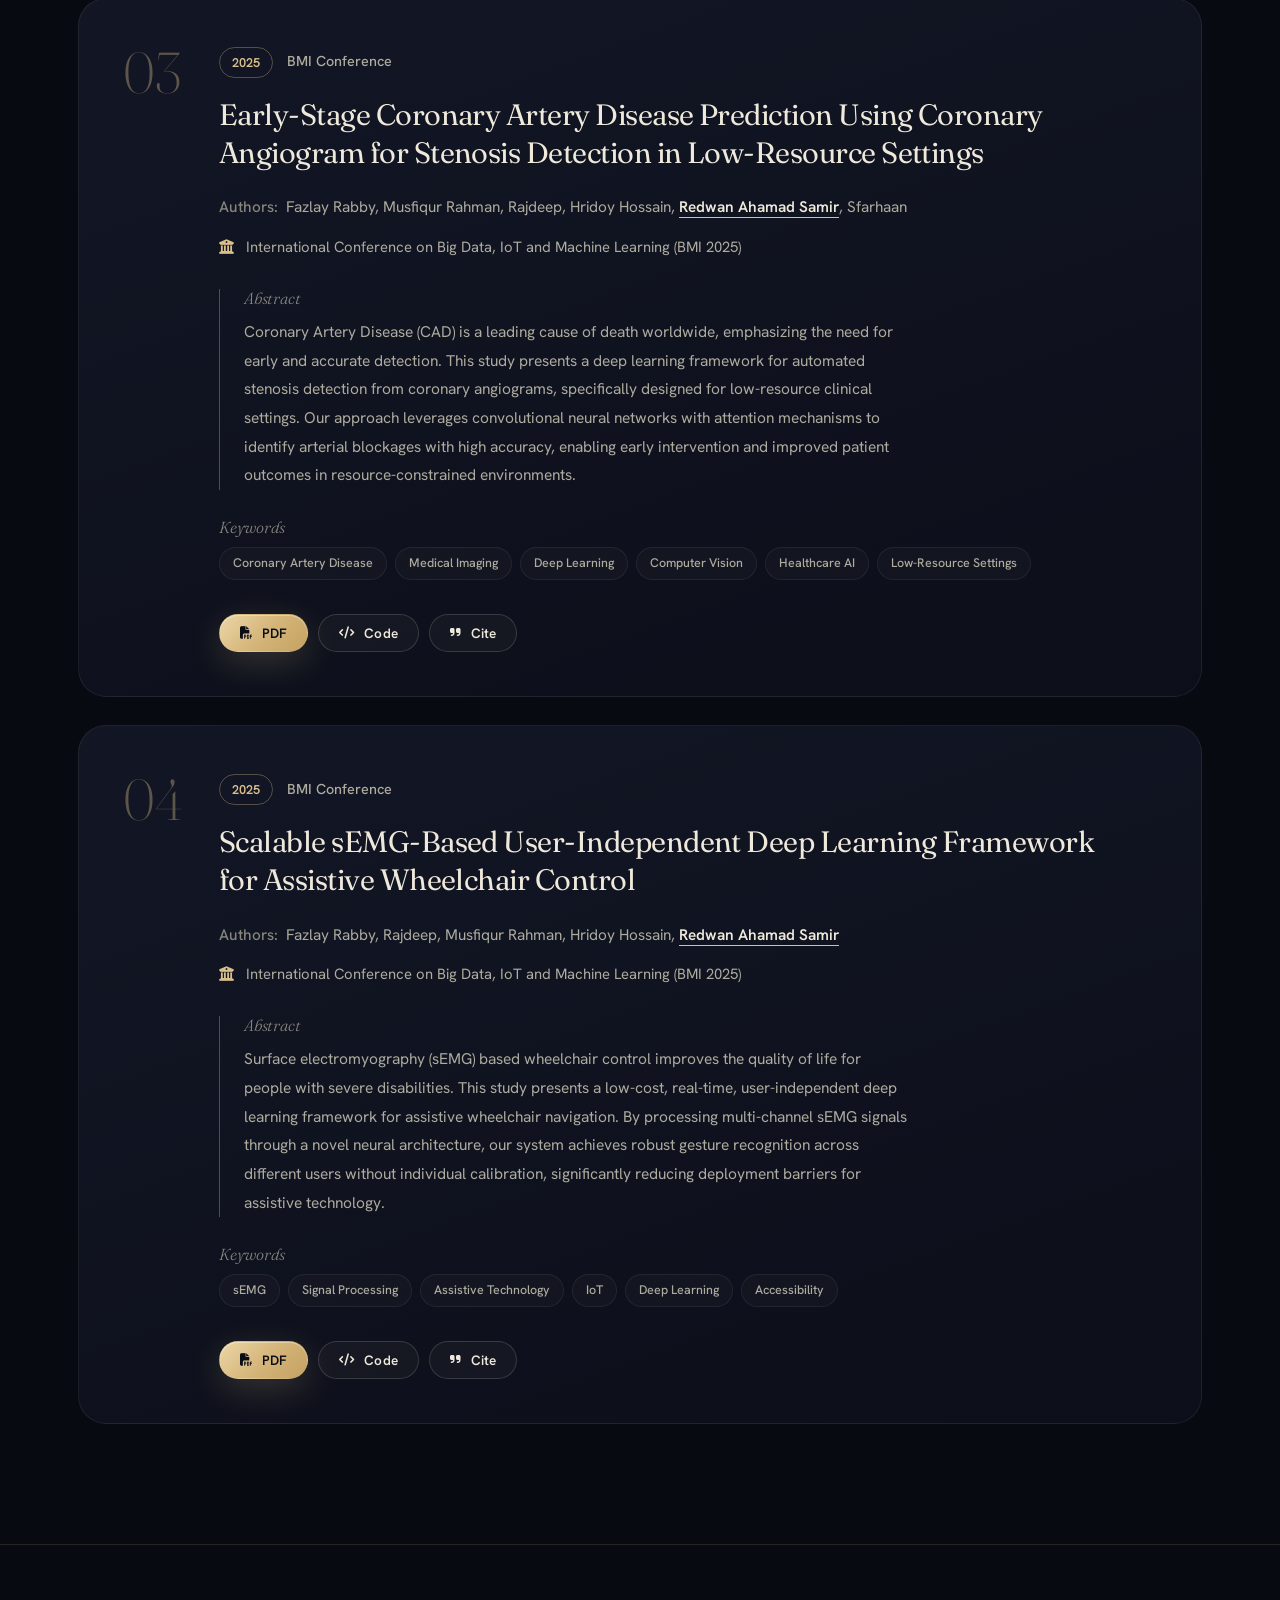
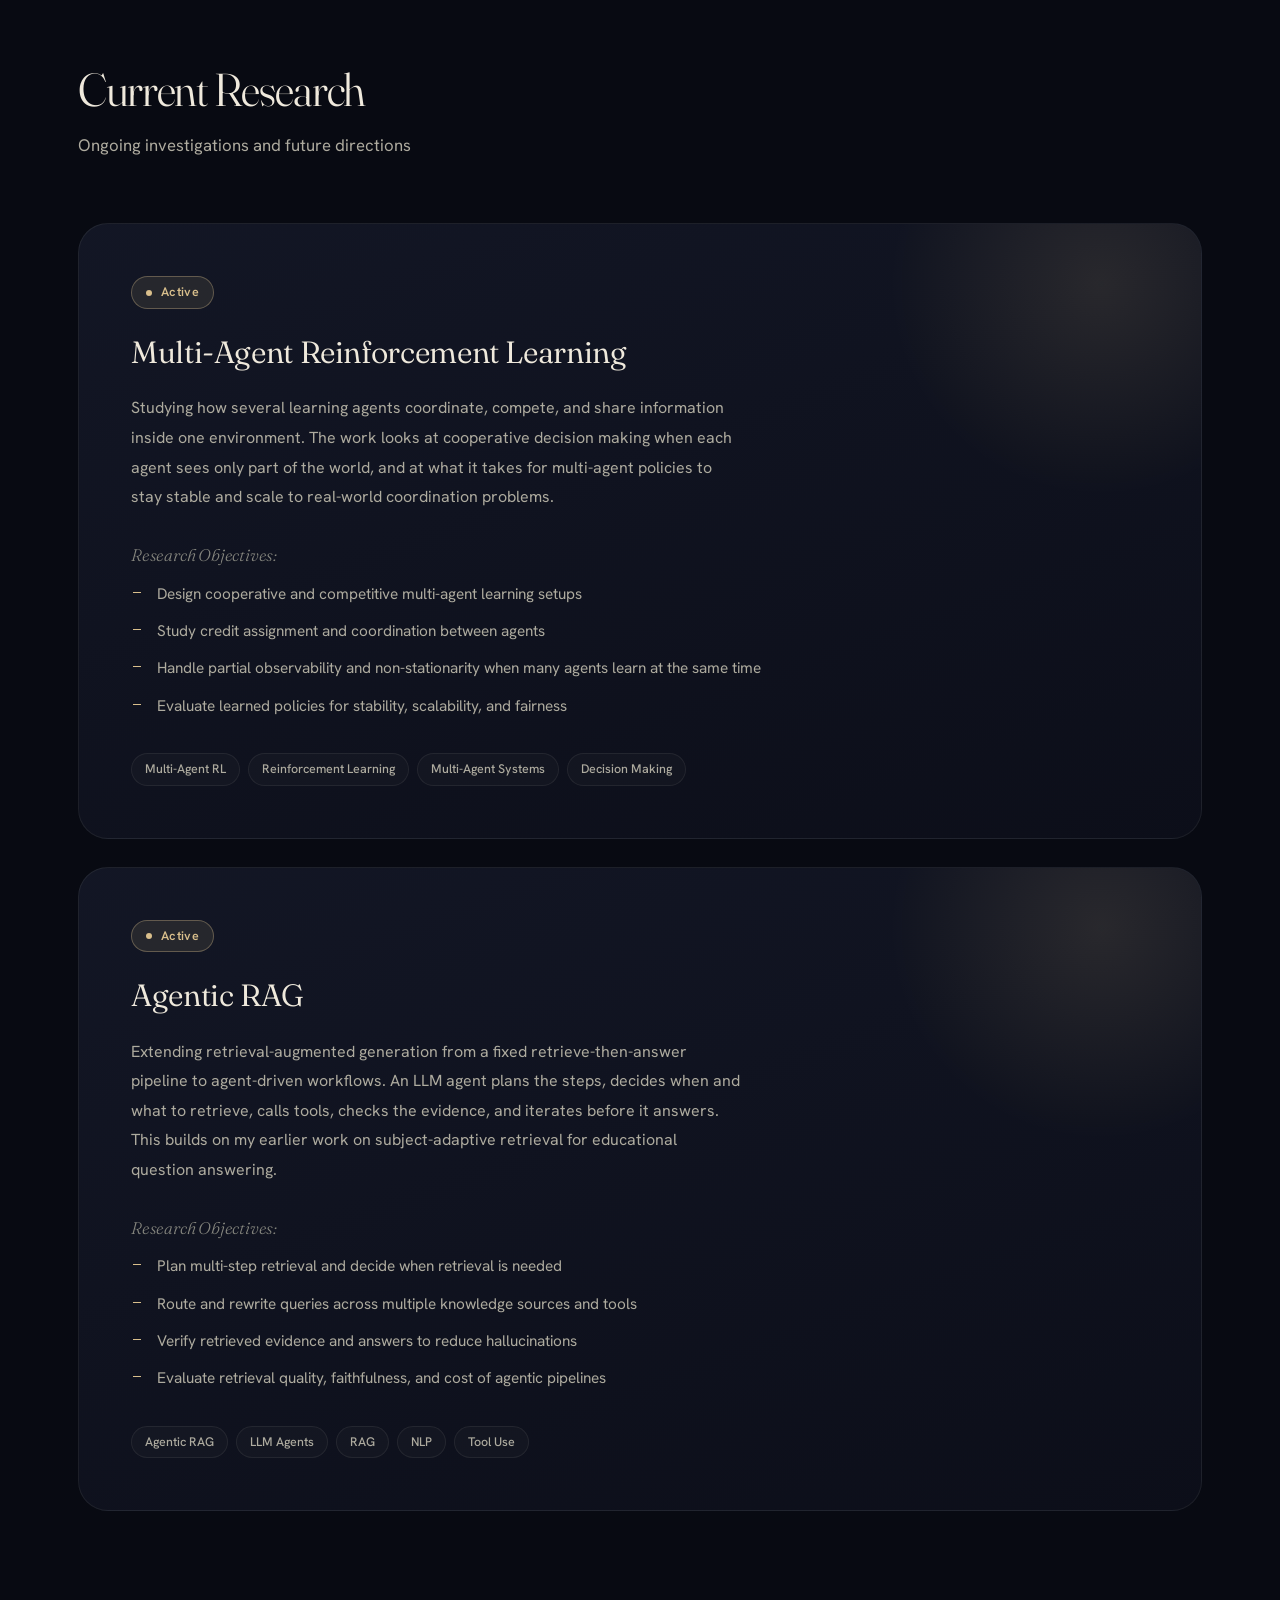
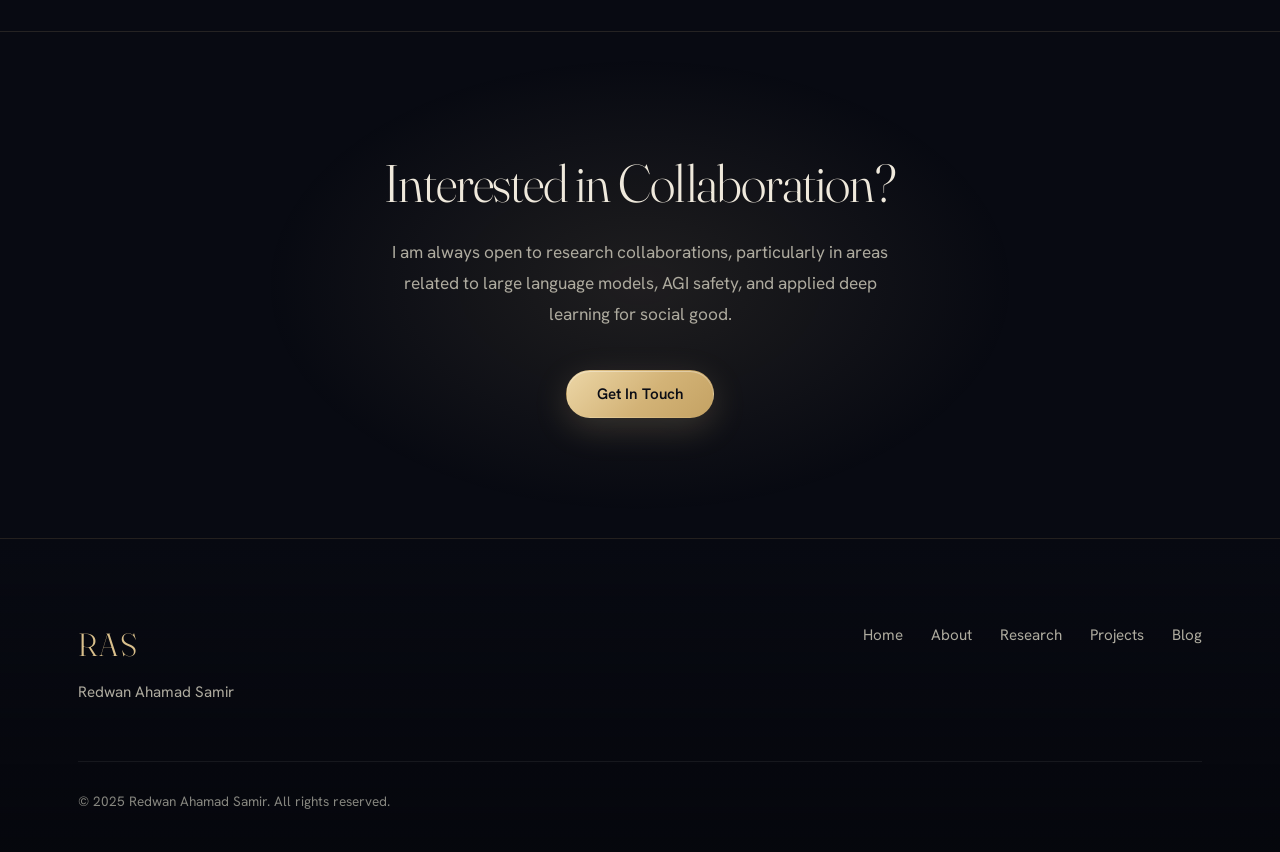
<file: research.html>
<!DOCTYPE html>
<html lang="en">
<head>
    <meta charset="UTF-8">
    <meta name="viewport" content="width=device-width, initial-scale=1.0">
    <title>Publications: AdaLLM, HornNet &amp; More | Redwan Ahamad Samir</title>
    <meta name="description" content="Papers by Redwan Ahamad Samir: AdaLLM (iCACCESS 2026), HornNet (IEEE QPAIN 2026) and BMI 2025 work on coronary artery disease and sEMG wheelchair control.">
    <meta name="author" content="Redwan Ahamad Samir">
    <meta name="robots" content="index, follow, max-image-preview:large, max-snippet:-1, max-video-preview:-1">
    <link rel="canonical" href="https://samir-cyb.github.io/Redwan-Ahamad-Samir/research.html">
    <meta property="og:type" content="website">
    <meta property="og:site_name" content="Redwan Ahamad Samir">
    <meta property="og:title" content="Publications: AdaLLM, HornNet &amp; More | Redwan Ahamad Samir">
    <meta property="og:description" content="Papers by Redwan Ahamad Samir: AdaLLM (iCACCESS 2026), HornNet (IEEE QPAIN 2026) and BMI 2025 work on coronary artery disease and sEMG wheelchair control.">
    <meta property="og:url" content="https://samir-cyb.github.io/Redwan-Ahamad-Samir/research.html">
    <meta property="og:image" content="https://samir-cyb.github.io/Redwan-Ahamad-Samir/og-image.png">
    <meta property="og:image:type" content="image/png">
    <meta property="og:image:width" content="1200">
    <meta property="og:image:height" content="630">
    <meta property="og:image:alt" content="Redwan Ahamad Samir, AI researcher at the University of Liberal Arts Bangladesh">
    <meta property="og:locale" content="en_US">
    <meta name="twitter:card" content="summary_large_image">
    <meta name="twitter:title" content="Publications: AdaLLM, HornNet &amp; More | Redwan Ahamad Samir">
    <meta name="twitter:description" content="Papers by Redwan Ahamad Samir: AdaLLM (iCACCESS 2026), HornNet (IEEE QPAIN 2026) and BMI 2025 work on coronary artery disease and sEMG wheelchair control.">
    <meta name="twitter:image" content="https://samir-cyb.github.io/Redwan-Ahamad-Samir/og-image.png">
    <meta name="twitter:image:alt" content="Redwan Ahamad Samir, AI researcher at the University of Liberal Arts Bangladesh">
    <link rel="icon" href="favicon.ico" sizes="48x48">
    <link rel="icon" href="favicon.svg" type="image/svg+xml">
    <link rel="icon" href="icon-192.png" type="image/png" sizes="192x192">
    <link rel="apple-touch-icon" href="apple-touch-icon.png">
    <script type="application/ld+json">
{
  "@context": "https://schema.org",
  "@graph": [
    {
      "@type": "Person",
      "@id": "https://samir-cyb.github.io/Redwan-Ahamad-Samir/#person",
      "name": "Redwan Ahamad Samir",
      "url": "https://samir-cyb.github.io/Redwan-Ahamad-Samir/"
    },
    {
      "@type": "CollectionPage",
      "@id": "https://samir-cyb.github.io/Redwan-Ahamad-Samir/research.html#page",
      "url": "https://samir-cyb.github.io/Redwan-Ahamad-Samir/research.html",
      "name": "Research & Publications",
      "about": {
        "@id": "https://samir-cyb.github.io/Redwan-Ahamad-Samir/#person"
      },
      "inLanguage": "en",
      "isPartOf": {
        "@id": "https://samir-cyb.github.io/Redwan-Ahamad-Samir/#website"
      },
      "hasPart": [
        {
          "@type": "ScholarlyArticle",
          "@id": "https://samir-cyb.github.io/Redwan-Ahamad-Samir/research.html#paper1",
          "headline": "Early-Stage Coronary Artery Disease Prediction Using Coronary Angiogram for Stenosis Detection in Low-Resource Settings",
          "name": "Early-Stage Coronary Artery Disease Prediction Using Coronary Angiogram for Stenosis Detection in Low-Resource Settings",
          "url": "https://samir-cyb.github.io/Redwan-Ahamad-Samir/research.html#paper1",
          "author": [
            {
              "@type": "Person",
              "name": "Fazlay Rabby"
            },
            {
              "@type": "Person",
              "name": "Musfiqur Rahman"
            },
            {
              "@type": "Person",
              "name": "Rajdeep"
            },
            {
              "@type": "Person",
              "name": "Hridoy Hossain"
            },
            {
              "@id": "https://samir-cyb.github.io/Redwan-Ahamad-Samir/#person"
            },
            {
              "@type": "Person",
              "name": "Sfarhaan"
            }
          ],
          "inLanguage": "en",
          "description": "Presented at the International Conference on Big Data, IoT and Machine Learning (BMI 2025).",
          "datePublished": "2025"
        },
        {
          "@type": "ScholarlyArticle",
          "@id": "https://samir-cyb.github.io/Redwan-Ahamad-Samir/research.html#paper2",
          "headline": "Scalable sEMG-Based User-Independent Deep Learning Framework for Assistive Wheelchair Control",
          "name": "Scalable sEMG-Based User-Independent Deep Learning Framework for Assistive Wheelchair Control",
          "url": "https://samir-cyb.github.io/Redwan-Ahamad-Samir/research.html#paper2",
          "author": [
            {
              "@type": "Person",
              "name": "Fazlay Rabby"
            },
            {
              "@type": "Person",
              "name": "Rajdeep"
            },
            {
              "@type": "Person",
              "name": "Musfiqur Rahman"
            },
            {
              "@type": "Person",
              "name": "Hridoy Hossain"
            },
            {
              "@id": "https://samir-cyb.github.io/Redwan-Ahamad-Samir/#person"
            }
          ],
          "inLanguage": "en",
          "description": "Presented at the International Conference on Big Data, IoT and Machine Learning (BMI 2025).",
          "datePublished": "2025"
        },
        {
          "@type": "ScholarlyArticle",
          "@id": "https://samir-cyb.github.io/Redwan-Ahamad-Samir/research.html#paper3",
          "headline": "HornNet: A Two-Tier Deep Learning Framework for Real-Time Vehicle Classification from Acoustic Horn Signatures in Urban Environments",
          "name": "HornNet: A Two-Tier Deep Learning Framework for Real-Time Vehicle Classification from Acoustic Horn Signatures in Urban Environments",
          "url": "https://samir-cyb.github.io/Redwan-Ahamad-Samir/research.html#paper3",
          "author": [
            {
              "@type": "Person",
              "name": "Fakir Mashuque Alamgir"
            },
            {
              "@id": "https://samir-cyb.github.io/Redwan-Ahamad-Samir/#person"
            },
            {
              "@type": "Person",
              "name": "Sayed Easin Arafat"
            },
            {
              "@type": "Person",
              "name": "Samia Rahman"
            },
            {
              "@type": "Person",
              "name": "Abidur Rahman"
            }
          ],
          "inLanguage": "en",
          "description": "Published at the 2026 IEEE 2nd International Conference on Quantum Photonics, Artificial Intelligence & Networking (QPAIN).",
          "datePublished": "2026",
          "sameAs": "https://ieeexplore.ieee.org/document/11546447"
        },
        {
          "@type": "ScholarlyArticle",
          "@id": "https://samir-cyb.github.io/Redwan-Ahamad-Samir/research.html#paper4",
          "headline": "AdaLLM: A Subject-Adaptive RAG Framework Designed for the Question Answering Process of NCTB’s Class-8 Science & BGS Subjects",
          "name": "AdaLLM: A Subject-Adaptive RAG Framework Designed for the Question Answering Process of NCTB’s Class-8 Science & BGS Subjects",
          "url": "https://samir-cyb.github.io/Redwan-Ahamad-Samir/research.html#paper4",
          "author": [
            {
              "@type": "Person",
              "name": "Samia Rahman"
            },
            {
              "@id": "https://samir-cyb.github.io/Redwan-Ahamad-Samir/#person"
            },
            {
              "@type": "Person",
              "name": "Raiyan Islam"
            },
            {
              "@type": "Person",
              "name": "Md Kaviul Hossain"
            },
            {
              "@type": "Person",
              "name": "Md. Omur Faruk"
            },
            {
              "@type": "Person",
              "name": "Raihan Kibria"
            }
          ],
          "inLanguage": "en",
          "description": "Accepted at the 2nd International Conference on Advances in Computing, Communication, Electrical, and Smart Systems (iCACCESS 2026), October 2-3, 2026."
        }
      ]
    },
    {
      "@type": "BreadcrumbList",
      "itemListElement": [
        {
          "@type": "ListItem",
          "position": 1,
          "name": "Home",
          "item": "https://samir-cyb.github.io/Redwan-Ahamad-Samir/"
        },
        {
          "@type": "ListItem",
          "position": 2,
          "name": "Research",
          "item": "https://samir-cyb.github.io/Redwan-Ahamad-Samir/research.html"
        }
      ]
    }
  ]
}
</script>
    <meta name="theme-color" content="#080a12">
    <script>document.documentElement.classList.add('js');</script>
    <link rel="stylesheet" href="css/styles.css">
    <link rel="preconnect" href="https://fonts.googleapis.com">
    <link rel="preconnect" href="https://fonts.gstatic.com" crossorigin>
    <link rel="preload" as="style" href="https://fonts.googleapis.com/css2?family=Fraunces:ital,opsz,wght@0,9..144,200..700;1,9..144,200..700&family=Hanken+Grotesk:wght@300..700&display=swap" onload="this.onload=null;this.rel='stylesheet'">
    <noscript><link href="https://fonts.googleapis.com/css2?family=Fraunces:ital,opsz,wght@0,9..144,200..700;1,9..144,200..700&family=Hanken+Grotesk:wght@300..700&display=swap" rel="stylesheet"></noscript>
    <link rel="preload" as="style" href="https://cdnjs.cloudflare.com/ajax/libs/font-awesome/6.4.0/css/all.min.css" onload="this.onload=null;this.rel='stylesheet'">
    <noscript><link rel="stylesheet" href="https://cdnjs.cloudflare.com/ajax/libs/font-awesome/6.4.0/css/all.min.css"></noscript>
</head>
<body>
    <!-- Navigation -->
    <nav class="navbar">
        <div class="nav-container">
            <a href="index.html" class="nav-logo">RAS</a>
            <ul class="nav-menu">
                <li><a href="index.html" class="nav-link">Home</a></li>
                <li><a href="about.html" class="nav-link">About</a></li>
                <li><a href="research.html" class="nav-link active">Research</a></li>
                <li><a href="projects.html" class="nav-link">Projects</a></li>
                <li><a href="blog.html" class="nav-link">Blog</a></li>
                <li><a href="index.html#contact" class="nav-link">Contact</a></li>
            </ul>
            <div class="hamburger">
                <span class="bar"></span>
                <span class="bar"></span>
                <span class="bar"></span>
            </div>
        </div>
    </nav>

    <!-- Page Header -->
    <header class="page-header">
        <div class="container">
            <h1 class="page-title">Research & Publications</h1>
            <p class="page-subtitle">Peer-reviewed work and ongoing investigations</p>
        </div>
    </header>

    <!-- Research Areas Overview -->
    <section class="section research-overview">
        <div class="container">
            <div class="overview-grid">
                <div class="overview-card">
                    <div class="overview-icon">
                        <i class="fas fa-brain"></i>
                    </div>
                    <h3>Large Language Models</h3>
                    <p>Investigating emergent capabilities, fine-tuning strategies, and alignment in foundation models.</p>
                </div>
                <div class="overview-card">
                    <div class="overview-icon">
                        <i class="fas fa-robot"></i>
                    </div>
                    <h3>Artificial General Intelligence</h3>
                    <p>Exploring architectures for general reasoning and autonomous agent systems.</p>
                </div>
                <div class="overview-card">
                    <div class="overview-icon">
                        <i class="fas fa-network-wired"></i>
                    </div>
                    <h3>Deep Learning Theory</h3>
                    <p>Neural architecture optimization and efficient training methodologies.</p>
                </div>
                <div class="overview-card">
                    <div class="overview-icon">
                        <i class="fas fa-eye"></i>
                    </div>
                    <h3>Computer Vision</h3>
                    <p>Medical imaging, real-time detection, and multi-modal perception systems.</p>
                </div>
                <div class="overview-card">
                    <div class="overview-icon">
                        <i class="fas fa-chess-board"></i>
                    </div>
                    <h3>Multi-Agent Reinforcement Learning</h3>
                    <p>Coordination, credit assignment, and stable policies when several agents learn under partial observability.</p>
                </div>
            </div>
        </div>
    </section>

    <!-- Publications Section -->
    <section class="section publications-section">
        <div class="container">
            <div class="section-header">
                <h2 class="section-title">Publications</h2>
                <p class="section-subtitle">Peer-reviewed conference papers</p>
            </div>

            <div class="publications-list">
                <!-- Paper 4 -->
                <article class="publication-card" id="paper4">
                    <div class="pub-number">01</div>
                    <div class="pub-content">
                        <div class="pub-header">
                            <div class="pub-meta">
                                <span class="pub-year">2026</span>
                                <span class="pub-venue">iCACCESS 2026</span>
                                <span class="status-badge active">Accepted</span>
                            </div>
                            <h3 class="pub-title">
                                AdaLLM: A Subject-Adaptive RAG Framework Designed for the Question Answering Process of NCTB&rsquo;s Class-8 Science &amp; BGS Subjects
                            </h3>
                        </div>

                        <div class="pub-authors">
                            <strong>Authors:</strong> Samia Rahman, Raiyan Islam,
                            <span class="author-highlight">Redwan Ahamad Samir</span>, Md Kaviul Hossain,
                            Md. Omur Faruk, Raihan Kibria
                        </div>

                        <div class="pub-venue-full">
                            <i class="fas fa-university"></i>
                            2nd International Conference on Advances in Computing, Communication,
                            Electrical, and Smart Systems (iCACCESS 2026), October 2&ndash;3, 2026
                        </div>

                        <div class="pub-abstract">
                            <h4>Abstract</h4>
                            <p>
                                Bangladesh has over 160 million Bengali speakers where the students study from the textbooks
                                offered by the National Curriculum Textbook Board of Bangladesh (NCTB). General-purpose AI
                                chatbots give unreliable answers to these students because they are not trained on NCTB
                                content and hallucinate confidently wrong facts, which poses a serious risk in education.
                                This paper presents AdaLLM, a subject-adaptive Retrieval-Augmented Generation (RAG) system
                                for NCTB Class 8&rsquo;s Bangladesh and Global Studies (BGS) and Science subjects. The
                                proposed system uses an eight-layer pipeline (L0&ndash;L7) in which L0 rewrites informal or
                                Banglish student queries into academic Bengali, L1 detects the school subject (95%
                                accuracy), L2 performs hybrid dense+sparse retrieval with subject-adaptive weighting
                                (&alpha; = 0.60 for BGS, 0.40 for Science), L3 re-ranks chunks by curriculum relevance, L4
                                validates context quality, L5 triggers a cross-subject fallback on failure, L6 generates a
                                Bengali answer using Gemma 3 4B, and L7 applies 5-axis confidence scoring. Textbooks were
                                digitized via a multi-step OCR pipeline achieving CER 4.65% and WER 8.84%. We collected a
                                human-annotated evaluation dataset of 100 Q&amp;A pairs with 1,000 student-written answers
                                and 1,000 informal query variants verified by subject-matter teachers. Our full system
                                achieves ROUGE-L score of 0.1654 and BERTScore F1 of 0.7120 on informal student queries,
                                outperforming RAG without rewriting (ROUGE-L 0.1088) and direct LLM generation without RAG
                                (ROUGE-L 0.1225). On formal academic queries the system achieves a Hit Rate of 0.71, MRR of
                                0.5603, and Faithfulness of 0.7859 with a hallucination rate of 0.0.
                            </p>
                        </div>

                        <div class="pub-keywords">
                            <h4>Keywords</h4>
                            <div class="keywords-list">
                                <span class="keyword">Retrieval-Augmented Generation</span>
                                <span class="keyword">Bengali NLP</span>
                                <span class="keyword">Educational AI</span>
                                <span class="keyword">Low-Resource Languages</span>
                                <span class="keyword">Query Rewriting</span>
                                <span class="keyword">Hybrid Retrieval</span>
                                <span class="keyword">Hallucination Mitigation</span>
                                <span class="keyword">NCTB Curriculum</span>
                            </div>
                        </div>

                        <div class="pub-actions">
                            <button class="btn btn-sm btn-secondary" onclick="copyCitation('paper4')">
                                <i class="fas fa-quote-right"></i> Cite
                            </button>
                        </div>
                    </div>
                </article>

                <!-- Paper 3 -->
                <article class="publication-card" id="paper3">
                    <div class="pub-number">02</div>
                    <div class="pub-content">
                        <div class="pub-header">
                            <div class="pub-meta">
                                <span class="pub-year">2026</span>
                                <span class="pub-venue">IEEE QPAIN</span>
                            </div>
                            <h3 class="pub-title">
                                HornNet: A Two-Tier Deep Learning Framework for Real-Time Vehicle 
                                Classification from Acoustic Horn Signatures in Urban Environments
                            </h3>
                        </div>
                        
                        <div class="pub-authors">
                            <strong>Authors:</strong> Fakir Mashuque Alamgir, <span class="author-highlight">Redwan Ahamad Samir</span>, 
                            Sayed Easin Arafat, Samia Rahman, Abidur Rahman
                        </div>

                        <div class="pub-venue-full">
                            <i class="fas fa-university"></i>
                            2026 IEEE 2nd International Conference on Quantum Photonics, Artificial Intelligence & Networking (QPAIN)
                        </div>

                        <div class="pub-abstract">
                            <h4>Abstract</h4>
                            <p>
                                This paper presents HornNet, a two-tier deep learning framework for 
                                real-time vehicle classification based on acoustic horn signatures in 
                                urban environments. The proposed architecture addresses limitations of 
                                vision-based traffic monitoring systems by leveraging a hierarchical 
                                structure: a lightweight edge detector for initial sound event detection 
                                and a deep classifier for vehicle type identification. Our approach 
                                enables privacy-preserving, low-cost traffic monitoring suitable for 
                                smart city deployment.
                            </p>
                        </div>

                        <div class="pub-keywords">
                            <h4>Keywords</h4>
                            <div class="keywords-list">
                                <span class="keyword">Audio Classification</span>
                                <span class="keyword">Smart Cities</span>
                                <span class="keyword">Edge AI</span>
                                <span class="keyword">Acoustic Monitoring</span>
                                <span class="keyword">Deep Learning</span>
                                <span class="keyword">Traffic Analysis</span>
                            </div>
                        </div>

                        <div class="pub-actions">
                            <a href="https://ieeexplore.ieee.org/document/11546447" target="_blank" class="btn btn-sm btn-primary">
                                <i class="fas fa-external-link-alt"></i> DOI
                            </a>
                            <a href="downloads/paper3.pdf" class="btn btn-sm btn-primary" download>
                                <i class="fas fa-file-pdf"></i> PDF
                            </a>
                            <a href="https://github.com/samir-cyb" target="_blank" class="btn btn-sm btn-secondary">
                                <i class="fas fa-code"></i> Code
                            </a>
                            <button class="btn btn-sm btn-secondary" onclick="copyCitation('paper3')">
                                <i class="fas fa-quote-right"></i> Cite
                            </button>
                        </div>
                    </div>
                </article>

                <!-- Paper 1 -->
                <article class="publication-card" id="paper1">
                    <div class="pub-number">03</div>
                    <div class="pub-content">
                        <div class="pub-header">
                            <div class="pub-meta">
                                <span class="pub-year">2025</span>
                                <span class="pub-venue">BMI Conference</span>
                            </div>
                            <h3 class="pub-title">
                                Early-Stage Coronary Artery Disease Prediction Using Coronary Angiogram 
                                for Stenosis Detection in Low-Resource Settings
                            </h3>
                        </div>
                        
                        <div class="pub-authors">
                            <strong>Authors:</strong> Fazlay Rabby, Musfiqur Rahman, Rajdeep, 
                            Hridoy Hossain, <span class="author-highlight">Redwan Ahamad Samir</span>, Sfarhaan
                        </div>

                        <div class="pub-venue-full">
                            <i class="fas fa-university"></i>
                            International Conference on Big Data, IoT and Machine Learning (BMI 2025)
                        </div>

                        <div class="pub-abstract">
                            <h4>Abstract</h4>
                            <p>
                                Coronary Artery Disease (CAD) is a leading cause of death worldwide, 
                                emphasizing the need for early and accurate detection. This study presents 
                                a deep learning framework for automated stenosis detection from coronary 
                                angiograms, specifically designed for low-resource clinical settings. 
                                Our approach leverages convolutional neural networks with attention mechanisms 
                                to identify arterial blockages with high accuracy, enabling early intervention 
                                and improved patient outcomes in resource-constrained environments.
                            </p>
                        </div>

                        <div class="pub-keywords">
                            <h4>Keywords</h4>
                            <div class="keywords-list">
                                <span class="keyword">Coronary Artery Disease</span>
                                <span class="keyword">Medical Imaging</span>
                                <span class="keyword">Deep Learning</span>
                                <span class="keyword">Computer Vision</span>
                                <span class="keyword">Healthcare AI</span>
                                <span class="keyword">Low-Resource Settings</span>
                            </div>
                        </div>

                        <div class="pub-actions">
                            <a href="downloads/paper1.pdf" class="btn btn-sm btn-primary" download>
                                <i class="fas fa-file-pdf"></i> PDF
                            </a>
                            <a href="https://github.com/samir-cyb" target="_blank" class="btn btn-sm btn-secondary">
                                <i class="fas fa-code"></i> Code
                            </a>
                            <button class="btn btn-sm btn-secondary" onclick="copyCitation('paper1')">
                                <i class="fas fa-quote-right"></i> Cite
                            </button>
                        </div>
                    </div>
                </article>

                <!-- Paper 2 -->
                <article class="publication-card" id="paper2">
                    <div class="pub-number">04</div>
                    <div class="pub-content">
                        <div class="pub-header">
                            <div class="pub-meta">
                                <span class="pub-year">2025</span>
                                <span class="pub-venue">BMI Conference</span>
                            </div>
                            <h3 class="pub-title">
                                Scalable sEMG-Based User-Independent Deep Learning Framework 
                                for Assistive Wheelchair Control
                            </h3>
                        </div>
                        
                        <div class="pub-authors">
                            <strong>Authors:</strong> Fazlay Rabby, Rajdeep, Musfiqur Rahman, 
                            Hridoy Hossain, <span class="author-highlight">Redwan Ahamad Samir</span>
                        </div>

                        <div class="pub-venue-full">
                            <i class="fas fa-university"></i>
                            International Conference on Big Data, IoT and Machine Learning (BMI 2025)
                        </div>

                        <div class="pub-abstract">
                            <h4>Abstract</h4>
                            <p>
                                Surface electromyography (sEMG) based wheelchair control improves the 
                                quality of life for people with severe disabilities. This study presents 
                                a low-cost, real-time, user-independent deep learning framework for 
                                assistive wheelchair navigation. By processing multi-channel sEMG signals 
                                through a novel neural architecture, our system achieves robust gesture 
                                recognition across different users without individual calibration, 
                                significantly reducing deployment barriers for assistive technology.
                            </p>
                        </div>

                        <div class="pub-keywords">
                            <h4>Keywords</h4>
                            <div class="keywords-list">
                                <span class="keyword">sEMG</span>
                                <span class="keyword">Signal Processing</span>
                                <span class="keyword">Assistive Technology</span>
                                <span class="keyword">IoT</span>
                                <span class="keyword">Deep Learning</span>
                                <span class="keyword">Accessibility</span>
                            </div>
                        </div>

                        <div class="pub-actions">
                            <a href="downloads/paper2.pdf" class="btn btn-sm btn-primary" download>
                                <i class="fas fa-file-pdf"></i> PDF
                            </a>
                            <a href="https://github.com/samir-cyb" target="_blank" class="btn btn-sm btn-secondary">
                                <i class="fas fa-code"></i> Code
                            </a>
                            <button class="btn btn-sm btn-secondary" onclick="copyCitation('paper2')">
                                <i class="fas fa-quote-right"></i> Cite
                            </button>
                        </div>
                    </div>
                </article>
            </div>
        </div>
    </section>

    <!-- Current Research Section -->
    <section class="section current-research">
        <div class="container">
            <div class="section-header">
                <h2 class="section-title">Current Research</h2>
                <p class="section-subtitle">Ongoing investigations and future directions</p>
            </div>

            <div class="research-project">
                <div class="project-status">
                    <span class="status-badge active">Active</span>
                </div>
                <h3>Multi-Agent Reinforcement Learning</h3>
                <p class="project-description">
                    Studying how several learning agents coordinate, compete, and share information inside one environment. The work looks at cooperative decision making when each agent sees only part of the world, and at what it takes for multi-agent policies to stay stable and scale to real-world coordination problems.
                </p>
                <div class="project-objectives">
                    <h4>Research Objectives:</h4>
                    <ul>
                        <li>Design cooperative and competitive multi-agent learning setups</li>
                        <li>Study credit assignment and coordination between agents</li>
                        <li>Handle partial observability and non-stationarity when many agents learn at the same time</li>
                        <li>Evaluate learned policies for stability, scalability, and fairness</li>
                    </ul>
                </div>
                <div class="project-tags">
                    <span class="tag">Multi-Agent RL</span>
                    <span class="tag">Reinforcement Learning</span>
                    <span class="tag">Multi-Agent Systems</span>
                    <span class="tag">Decision Making</span>
                </div>
            </div>

            <div class="research-project">
                <div class="project-status">
                    <span class="status-badge active">Active</span>
                </div>
                <h3>Agentic RAG</h3>
                <p class="project-description">
                    Extending retrieval-augmented generation from a fixed retrieve-then-answer pipeline to agent-driven workflows. An LLM agent plans the steps, decides when and what to retrieve, calls tools, checks the evidence, and iterates before it answers. This builds on my earlier work on subject-adaptive retrieval for educational question answering.
                </p>
                <div class="project-objectives">
                    <h4>Research Objectives:</h4>
                    <ul>
                        <li>Plan multi-step retrieval and decide when retrieval is needed</li>
                        <li>Route and rewrite queries across multiple knowledge sources and tools</li>
                        <li>Verify retrieved evidence and answers to reduce hallucinations</li>
                        <li>Evaluate retrieval quality, faithfulness, and cost of agentic pipelines</li>
                    </ul>
                </div>
                <div class="project-tags">
                    <span class="tag">Agentic RAG</span>
                    <span class="tag">LLM Agents</span>
                    <span class="tag">RAG</span>
                    <span class="tag">NLP</span>
                    <span class="tag">Tool Use</span>
                </div>
            </div>
        </div>
    </section>

    <!-- Collaboration CTA -->
    <section class="section cta-section">
        <div class="container">
            <div class="cta-content">
                <h2>Interested in Collaboration?</h2>
                <p>
                    I am always open to research collaborations, particularly in areas related to 
                    large language models, AGI safety, and applied deep learning for social good.
                </p>
                <a href="index.html#contact" class="btn btn-primary">Get In Touch</a>
            </div>
        </div>
    </section>

    <!-- Footer -->
    <footer class="footer">
        <div class="container">
            <div class="footer-content">
                <div class="footer-brand">
                    <span class="footer-logo">RAS</span>
                    <p>Redwan Ahamad Samir</p>
                </div>
                <div class="footer-links">
                    <a href="index.html">Home</a>
                    <a href="about.html">About</a>
                    <a href="research.html">Research</a>
                    <a href="projects.html">Projects</a>
                    <a href="blog.html">Blog</a>
                </div>
            </div>
            <div class="footer-bottom">
                <p>&copy; 2025 Redwan Ahamad Samir. All rights reserved.</p>
            </div>
        </div>
    </footer>

    <script src="js/main.js"></script>
</body>
</html>
</file>
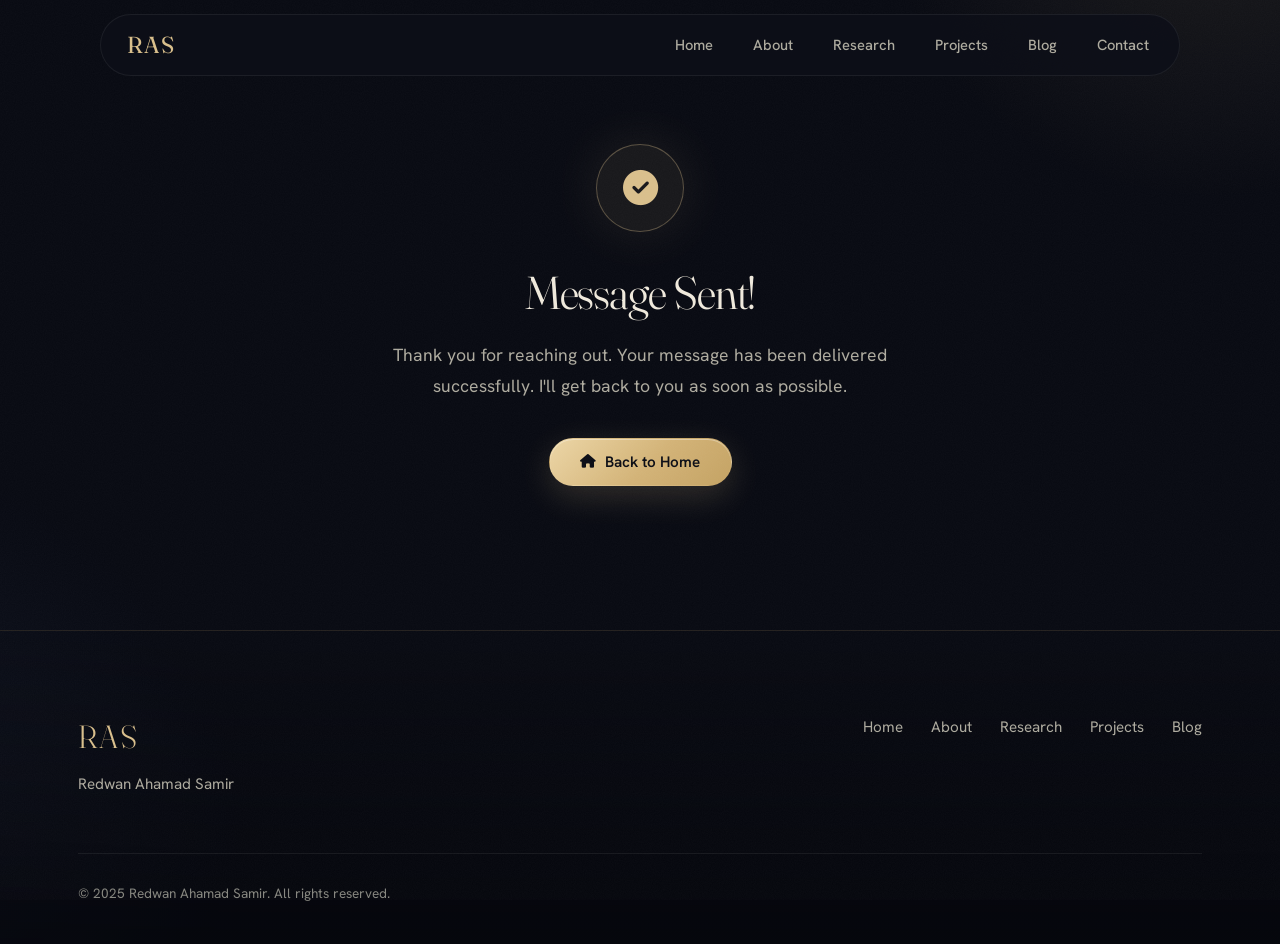
<file: thanks.html>
<!DOCTYPE html>
<html lang="en">
<head>
    <meta charset="UTF-8">
    <meta name="viewport" content="width=device-width, initial-scale=1.0">
    <title>Message Sent | Redwan Ahamad Samir</title>
    <meta name="description" content="Thank you for your message.">
    <meta name="robots" content="noindex, follow">
    <link rel="canonical" href="https://samir-cyb.github.io/Redwan-Ahamad-Samir/thanks.html">
    <link rel="icon" href="favicon.ico" sizes="48x48">
    <link rel="icon" href="favicon.svg" type="image/svg+xml">
    <link rel="icon" href="icon-192.png" type="image/png" sizes="192x192">
    <link rel="apple-touch-icon" href="apple-touch-icon.png">
    <meta name="theme-color" content="#080a12">
    <script>document.documentElement.classList.add('js');</script>
    <link rel="stylesheet" href="css/styles.css">
    <link rel="preconnect" href="https://fonts.googleapis.com">
    <link rel="preconnect" href="https://fonts.gstatic.com" crossorigin>
    <link rel="preload" as="style" href="https://fonts.googleapis.com/css2?family=Fraunces:ital,opsz,wght@0,9..144,200..700;1,9..144,200..700&family=Hanken+Grotesk:wght@300..700&display=swap" onload="this.onload=null;this.rel='stylesheet'">
    <noscript><link href="https://fonts.googleapis.com/css2?family=Fraunces:ital,opsz,wght@0,9..144,200..700;1,9..144,200..700&family=Hanken+Grotesk:wght@300..700&display=swap" rel="stylesheet"></noscript>
    <link rel="preload" as="style" href="https://cdnjs.cloudflare.com/ajax/libs/font-awesome/6.4.0/css/all.min.css" onload="this.onload=null;this.rel='stylesheet'">
    <noscript><link rel="stylesheet" href="https://cdnjs.cloudflare.com/ajax/libs/font-awesome/6.4.0/css/all.min.css"></noscript>
</head>
<body>
    <!-- Navigation -->
    <nav class="navbar">
        <div class="nav-container">
            <a href="index.html" class="nav-logo">RAS</a>
            <ul class="nav-menu">
                <li><a href="index.html" class="nav-link">Home</a></li>
                <li><a href="about.html" class="nav-link">About</a></li>
                <li><a href="research.html" class="nav-link">Research</a></li>
                <li><a href="projects.html" class="nav-link">Projects</a></li>
                <li><a href="blog.html" class="nav-link">Blog</a></li>
                <li><a href="index.html#contact" class="nav-link">Contact</a></li>
            </ul>
            <div class="hamburger">
                <span class="bar"></span>
                <span class="bar"></span>
                <span class="bar"></span>
            </div>
        </div>
    </nav>

    <!-- Success Message -->
    <section class="section thanks">
        <div class="container">
            <div class="thanks-box">
                <div class="thanks-icon">
                    <i class="fas fa-check-circle"></i>
                </div>
                <h1 class="section-title">Message Sent!</h1>
                <p>
                    Thank you for reaching out. Your message has been delivered successfully. 
                    I'll get back to you as soon as possible.
                </p>
                <a href="index.html" class="btn btn-primary">
                    <i class="fas fa-home"></i> Back to Home
                </a>
            </div>
        </div>
    </section>

    <!-- Footer -->
    <footer class="footer">
        <div class="container">
            <div class="footer-content">
                <div class="footer-brand">
                    <span class="footer-logo">RAS</span>
                    <p>Redwan Ahamad Samir</p>
                </div>
                <div class="footer-links">
                    <a href="index.html">Home</a>
                    <a href="about.html">About</a>
                    <a href="research.html">Research</a>
                    <a href="projects.html">Projects</a>
                    <a href="blog.html">Blog</a>
                </div>
            </div>
            <div class="footer-bottom">
                <p>&copy; 2025 Redwan Ahamad Samir. All rights reserved.</p>
            </div>
        </div>
    </footer>

    <script src="js/main.js"></script>
</body>
</html>
</file>
<file: css/styles.css>
/* ==========================================================================
   Redwan Ahamad Samir - Research Profile
   Midnight & Champagne - refined dark academic theme
   ========================================================================== */

:root {
    /* Surfaces: blue-black midnight, layered */
    --bg-primary: #080a12;
    --bg-secondary: #0d1019;
    --bg-tertiary: #131726;
    --bg-card: #101421;
    --bg-raised: #171c2c;

    /* Text: warm ivory on midnight */
    --text-primary: #efe9dc;
    --text-secondary: #aeab9f;
    --text-muted: #86867f;

    /* Accents: champagne gold with a cool slate counterpoint */
    --accent-primary: #d9bf8c;
    --accent-secondary: #8b9cc4;
    --accent-gold: #d9bf8c;
    --accent-deep: #b39455;
    --accent-rgb: 217, 191, 140;

    /* Lines */
    --border-color: rgba(217, 191, 140, 0.16);
    --border-light: rgba(239, 233, 220, 0.07);
    --hair: rgba(217, 191, 140, 0.14);
    --hair-strong: rgba(217, 191, 140, 0.34);

    /* Type */
    --font-primary: 'Hanken Grotesk', -apple-system, BlinkMacSystemFont, 'Segoe UI', sans-serif;
    --font-serif: 'Fraunces', 'Iowan Old Style', Georgia, serif;

    /* Layout */
    --section-padding: 120px;
    --container-max: 1180px;
    --radius-sm: 10px;
    --radius-md: 16px;
    --radius-lg: 24px;

    /* Motion */
    --ease-soft: cubic-bezier(0.22, 0.61, 0.36, 1);
    --ease-out: cubic-bezier(0.16, 1, 0.3, 1);
    --transition-fast: 0.2s var(--ease-soft);
    --transition-base: 0.25s var(--ease-soft);
    --transition-slow: 0.45s var(--ease-out);

    /* Depth */
    --shadow-sm: 0 2px 10px rgba(0, 0, 0, 0.35);
    --shadow-md: 0 10px 40px rgba(0, 0, 0, 0.4);
    --shadow-lg: 0 24px 80px rgba(0, 0, 0, 0.5);
    --glow: 0 0 60px rgba(217, 191, 140, 0.12);

    /* Scroll position, written by main.js for parallax */
    --sy: 0;

    color-scheme: dark;
}

/* ---------- Reset & base ---------- */
*, *::before, *::after {
    margin: 0;
    padding: 0;
    box-sizing: border-box;
}

html {
    scroll-behavior: smooth;
    scroll-padding-top: 100px;
    font-size: 16px;
    -webkit-text-size-adjust: 100%;
}

body {
    position: relative;
    font-family: var(--font-primary);
    font-size: 1rem;
    background-color: var(--bg-primary);
    color: var(--text-primary);
    line-height: 1.65;
    overflow-x: hidden;
    -webkit-font-smoothing: antialiased;
    -moz-osx-font-smoothing: grayscale;
    text-rendering: optimizeLegibility;
    animation: page-in 0.3s var(--ease-soft) both;
}

body.is-leaving {
    opacity: 0;
    transition: opacity 0.22s ease;
}

@keyframes page-in {
    from { opacity: 0; }
    to   { opacity: 1; }
}

::selection {
    background: rgba(var(--accent-rgb), 0.28);
    color: var(--text-primary);
}

@property --mx { syntax: '<length>'; inherits: false; initial-value: 200px; }
@property --my { syntax: '<length>'; inherits: false; initial-value: 0px; }

/* Ambient aurora: two slow champagne and slate glows, fixed behind everything */
body::before {
    content: "";
    position: fixed;
    inset: -20vmax;
    z-index: -1;
    pointer-events: none;
    background:
        radial-gradient(40vmax 40vmax at 82% 8%, rgba(217, 191, 140, 0.10), transparent 70%),
        radial-gradient(46vmax 46vmax at 6% 78%, rgba(98, 118, 170, 0.10), transparent 70%);
}

/* Fine film grain adds tactility to flat dark fields */
body::after {
    content: "";
    position: fixed;
    inset: 0;
    z-index: 1;
    pointer-events: none;
    opacity: 0.03;
    background-image: url("data:image/svg+xml;utf8,<svg xmlns='http://www.w3.org/2000/svg' width='180' height='180'><filter id='n'><feTurbulence type='fractalNoise' baseFrequency='0.9' numOctaves='2' stitchTiles='stitch'/><feColorMatrix values='0 0 0 0 1  0 0 0 0 1  0 0 0 0 1  0 0 0 0.9 0'/></filter><rect width='100%' height='100%' filter='url(%23n)'/></svg>");
}

img {
    max-width: 100%;
    height: auto;
    display: block;
}

a {
    color: var(--accent-primary);
    text-decoration: none;
    transition: color var(--transition-base);
}

a:hover {
    color: var(--text-primary);
}

:focus-visible {
    outline: 2px solid var(--accent-primary);
    outline-offset: 3px;
    border-radius: 6px;
}

/* ---------- Typography ---------- */
h1, h2, h3, h4, h5, h6 {
    font-family: var(--font-serif);
    font-weight: 400;
    line-height: 1.18;
    letter-spacing: -0.012em;
    color: var(--text-primary);
    font-variation-settings: "opsz" 96;
}

h1 { font-size: clamp(2.4rem, 5.4vw, 4.4rem); font-weight: 300; letter-spacing: -0.028em; }
h2 { font-size: clamp(1.8rem, 3.4vw, 2.8rem); font-weight: 350; letter-spacing: -0.02em; }
h3 { font-size: clamp(1.2rem, 1.9vw, 1.5rem); font-variation-settings: "opsz" 36; }
h4 { font-size: 1.05rem; font-variation-settings: "opsz" 24; }

p {
    color: var(--text-secondary);
}

strong {
    color: var(--text-primary);
    font-weight: 600;
}

.lead {
    font-family: var(--font-serif);
    font-size: clamp(1.25rem, 2vw, 1.6rem);
    font-weight: 300;
    color: var(--text-primary);
    line-height: 1.55;
    letter-spacing: -0.01em;
    font-variation-settings: "opsz" 36;
}

/* ---------- Layout ---------- */
.container {
    max-width: var(--container-max);
    margin: 0 auto;
    padding: 0 28px;
}

.section {
    position: relative;
    padding: var(--section-padding) 0;
}

.section-header {
    margin-bottom: 64px;
    max-width: 640px;
}

.section-title {
    font-family: var(--font-serif);
    font-size: clamp(1.9rem, 3.6vw, 3rem);
    font-weight: 330;
    letter-spacing: -0.024em;
    line-height: 1.1;
    margin-bottom: 0;
}

.container > .section-title {
    margin-bottom: 52px;
}

.section-subtitle {
    margin-top: 16px;
    font-size: 1.05rem;
    color: var(--text-secondary);
    max-width: 52ch;
}

.section-footer {
    margin-top: 56px;
    display: flex;
    justify-content: center;
}

/* ---------- Navigation: a floating glass bar ---------- */
.navbar {
    position: fixed;
    top: 14px;
    left: 0;
    right: 0;
    z-index: 100;
    padding: 0 16px;
    pointer-events: none;
    animation: nav-in 0.5s var(--ease-out) 0.05s both;
}

@keyframes nav-in {
    from { opacity: 0; transform: translateY(-18px); }
    to   { opacity: 1; transform: none; }
}

.nav-container {
    position: relative;
    pointer-events: auto;
    max-width: 1080px;
    margin: 0 auto;
    display: flex;
    align-items: center;
    justify-content: space-between;
    padding: 9px 12px 9px 26px;
    border-radius: 999px;
    background: rgba(13, 16, 25, 0.86);
    border: 1px solid var(--border-light);
    transition: background var(--transition-base), border-color var(--transition-base), box-shadow var(--transition-base);
}

.navbar.scrolled .nav-container {
    background: rgba(9, 11, 19, 0.82);
    border-color: var(--hair);
    box-shadow: 0 18px 50px rgba(0, 0, 0, 0.45);
}

.nav-logo {
    font-family: var(--font-serif);
    font-size: 1.45rem;
    font-weight: 400;
    letter-spacing: 0.06em;
    color: var(--accent-primary);
    font-variation-settings: "opsz" 72;
}

.nav-logo:hover {
    color: var(--text-primary);
}

.nav-menu {
    display: flex;
    align-items: center;
    gap: 4px;
    list-style: none;
}

.nav-link {
    position: relative;
    display: block;
    padding: 9px 18px;
    border-radius: 999px;
    font-size: 0.92rem;
    font-weight: 500;
    color: var(--text-secondary);
    transition: color var(--transition-base), background var(--transition-base);
}

.nav-link:hover {
    color: var(--text-primary);
    background: rgba(239, 233, 220, 0.05);
}

.nav-link.active {
    color: var(--accent-primary);
    background: rgba(var(--accent-rgb), 0.1);
}

.hamburger {
    display: none;
    width: 42px;
    height: 42px;
    padding: 0;
    flex-direction: column;
    align-items: center;
    justify-content: center;
    gap: 6px;
    border-radius: 50%;
    cursor: pointer;
    transition: background var(--transition-base);
}

.hamburger:hover {
    background: rgba(239, 233, 220, 0.06);
}

.bar {
    display: block;
    width: 20px;
    height: 1.5px;
    background: var(--accent-primary);
    border-radius: 2px;
    transition: transform 0.4s var(--ease-out), opacity 0.25s ease;
}

.hamburger.active .bar:nth-child(1) { transform: translateY(7.5px) rotate(45deg); }
.hamburger.active .bar:nth-child(2) { opacity: 0; }
.hamburger.active .bar:nth-child(3) { transform: translateY(-7.5px) rotate(-45deg); }

/* Scroll progress and cursor glow are injected by main.js */
.scroll-progress {
    position: fixed;
    top: 0;
    left: 0;
    right: 0;
    height: 2px;
    z-index: 200;
    transform-origin: 0 50%;
    transform: scaleX(0);
    background: linear-gradient(90deg, transparent, var(--accent-primary) 30%, #f1e1bd);
    pointer-events: none;
}

.cursor-glow {
    position: fixed;
    top: 0;
    left: 0;
    width: 520px;
    height: 520px;
    margin: -260px 0 0 -260px;
    z-index: 0;
    pointer-events: none;
    opacity: 0;
    background: radial-gradient(circle, rgba(217, 191, 140, 0.075), transparent 62%);
    transition: opacity 0.6s ease;
    will-change: transform;
}

.cursor-glow.on {
    opacity: 1;
}

/* ---------- Hero ---------- */
.hero {
    position: relative;
    min-height: 100vh;
    min-height: 100svh;
    display: flex;
    align-items: center;
    padding: 150px 0 110px;
    overflow: hidden;
}

.hero-canvas {
    position: absolute;
    inset: 0;
    width: 100%;
    height: 100%;
    z-index: 0;
    pointer-events: none;
    opacity: 0;
    animation: fade-in 1.2s ease 0.2s forwards;
    -webkit-mask-image: radial-gradient(ellipse 70% 80% at 78% 46%, #000 20%, transparent 78%);
    mask-image: radial-gradient(ellipse 70% 80% at 78% 46%, #000 20%, transparent 78%);
}

@keyframes fade-in {
    to { opacity: 1; }
}

.hero-container {
    position: relative;
    z-index: 2;
    width: 100%;
    max-width: var(--container-max);
    margin: 0 auto;
    padding: 0 28px;
}

.hero-content {
    max-width: 820px;
}

.hero-subtitle {
    font-family: var(--font-serif);
    font-style: italic;
    font-weight: 300;
    font-size: clamp(1.05rem, 1.6vw, 1.3rem);
    color: var(--accent-primary);
    margin-bottom: 30px;
    display: flex;
    align-items: center;
    gap: 16px;
    font-variation-settings: "opsz" 24;
}

.hero-subtitle::before {
    content: "";
    width: 44px;
    height: 1px;
    background: var(--accent-primary);
    transform-origin: left;
    animation: line-draw 0.9s var(--ease-out) 0.15s both;
}

@keyframes line-draw {
    from { transform: scaleX(0); }
    to   { transform: scaleX(1); }
}

.hero-title {
    font-size: clamp(3.3rem, 9.4vw, 7.6rem);
    font-weight: 270;
    line-height: 0.98;
    letter-spacing: -0.04em;
    max-width: 8.6em;
    margin-bottom: 36px;
    text-wrap: balance;
    font-variation-settings: "opsz" 144;
}

.hero-description {
    max-width: 58ch;
    font-size: clamp(1.02rem, 1.4vw, 1.18rem);
    line-height: 1.8;
    color: var(--text-secondary);
}

.highlight {
    color: var(--text-primary);
    background-image: linear-gradient(var(--accent-primary), var(--accent-primary));
    background-repeat: no-repeat;
    background-position: 0 100%;
    background-size: 100% 1px;
    padding-bottom: 2px;
}

.js .hero .highlight {
    background-size: 0% 1px;
    animation: underline-draw 0.8s var(--ease-out) 0.6s forwards;
}

@keyframes underline-draw {
    to { background-size: 100% 1px; }
}

.hero-stats {
    display: flex;
    flex-wrap: wrap;
    margin: 52px 0 44px;
    border-top: 1px solid var(--hair);
    border-bottom: 1px solid var(--hair);
    max-width: 640px;
}

.stat-item {
    flex: 1 1 0;
    min-width: 150px;
    padding: 24px 28px 24px 0;
    margin-right: 28px;
    border-right: 1px solid var(--hair);
}

.stat-item:last-child {
    border-right: none;
    margin-right: 0;
}

.stat-number {
    display: block;
    font-family: var(--font-serif);
    font-size: clamp(2.2rem, 4vw, 3.1rem);
    font-weight: 280;
    line-height: 1;
    color: var(--text-primary);
    font-variant-numeric: lining-nums tabular-nums;
    font-variation-settings: "opsz" 96;
}

.stat-label {
    display: block;
    margin-top: 10px;
    font-size: 0.88rem;
    color: var(--text-secondary);
}

.hero-actions {
    display: flex;
    flex-wrap: wrap;
    gap: 14px;
}

.hero-social {
    display: flex;
    gap: 12px;
    margin-top: 40px;
}

.social-link {
    width: 46px;
    height: 46px;
    display: inline-flex;
    align-items: center;
    justify-content: center;
    border-radius: 50%;
    border: 1px solid var(--border-light);
    color: var(--text-secondary);
    background: rgba(239, 233, 220, 0.02);
    transition: transform var(--transition-base), border-color var(--transition-base), color var(--transition-base), box-shadow var(--transition-base), background var(--transition-base);
}

.social-link:hover {
    transform: translateY(-4px);
    color: var(--accent-primary);
    border-color: var(--hair-strong);
    background: rgba(var(--accent-rgb), 0.07);
    box-shadow: 0 10px 30px rgba(217, 191, 140, 0.12);
}

/* Staged hero entrance: one orchestrated sequence on load */
.js .hero-content > * {
    opacity: 0;
    animation: rise 0.7s var(--ease-out) forwards;
}

.js .hero-content > :nth-child(1) { animation-delay: 0.08s; }
.js .hero-content > :nth-child(2) { animation-delay: 0.14s; }
.js .hero-content > :nth-child(3) { animation-delay: 0.2s; }
.js .hero-content > :nth-child(4) { animation-delay: 0.26s; }
.js .hero-content > :nth-child(5) { animation-delay: 0.32s; }
.js .hero-content > :nth-child(6) { animation-delay: 0.38s; }

@keyframes rise {
    from { opacity: 0; transform: translateY(26px); }
    to   { opacity: 1; transform: none; }
}

.hero-scroll {
    position: absolute;
    left: 0;
    right: 0;
    bottom: 30px;
    z-index: 2;
    display: flex;
    justify-content: center;
}

.scroll-indicator {
    display: flex;
    flex-direction: column;
    align-items: center;
    gap: 10px;
    font-size: 0.8rem;
    color: var(--text-muted);
    letter-spacing: 0.08em;
}

.scroll-indicator:hover {
    color: var(--accent-primary);
}

.scroll-indicator i {
    font-size: 0.8rem;
    animation: float-down 2.6s ease-in-out infinite;
}

@keyframes float-down {
    0%, 100% { transform: translateY(0); opacity: 0.5; }
    50%      { transform: translateY(7px); opacity: 1; }
}

/* ---------- Buttons ---------- */
.btn {
    position: relative;
    display: inline-flex;
    align-items: center;
    justify-content: center;
    gap: 10px;
    padding: 14px 30px;
    border-radius: 999px;
    border: 1px solid transparent;
    font-family: var(--font-primary);
    font-size: 0.95rem;
    font-weight: 600;
    letter-spacing: 0.005em;
    line-height: 1.2;
    cursor: pointer;
    overflow: hidden;
    transition: transform var(--transition-base), box-shadow var(--transition-base), background var(--transition-base), border-color var(--transition-base), color var(--transition-base);
}

.btn:active {
    transform: translateY(0) scale(0.98);
}

.btn-primary {
    color: #0b0d15;
    background: linear-gradient(135deg, #ecd6a6 0%, #d3b377 55%, #c4a263 100%);
    box-shadow: 0 10px 34px rgba(217, 191, 140, 0.2), inset 0 1px 0 rgba(255, 255, 255, 0.35);
}

.btn-primary::after {
    content: "";
    position: absolute;
    inset: 0;
    background: linear-gradient(110deg, transparent 30%, rgba(255, 255, 255, 0.38) 50%, transparent 70%);
    transform: translateX(-120%);
    transition: transform 0.9s var(--ease-out);
}

.btn-primary:hover {
    color: #0b0d15;
    transform: translateY(-3px);
    box-shadow: 0 16px 44px rgba(217, 191, 140, 0.32), inset 0 1px 0 rgba(255, 255, 255, 0.4);
}

.btn-primary:hover::after {
    transform: translateX(120%);
}

.btn-secondary {
    color: var(--text-primary);
    background: rgba(239, 233, 220, 0.03);
    border-color: rgba(239, 233, 220, 0.16);
}

.btn-secondary:hover {
    color: var(--accent-primary);
    border-color: var(--hair-strong);
    background: rgba(var(--accent-rgb), 0.07);
    transform: translateY(-3px);
}

.btn-outline {
    color: var(--accent-primary);
    background: transparent;
    border-color: var(--hair-strong);
}

.btn-outline:hover {
    color: #0b0d15;
    background: var(--accent-primary);
    border-color: var(--accent-primary);
    transform: translateY(-3px);
    box-shadow: 0 14px 40px rgba(217, 191, 140, 0.22);
}

.btn-sm {
    padding: 10px 20px;
    font-size: 0.85rem;
}

.btn-full {
    width: 100%;
}

.btn i {
    font-size: 0.9em;
}

button.btn {
    font-family: var(--font-primary);
}

/* ---------- Scroll reveal: soft rise, staggered by sibling position ---------- */
.js .featured-card,
.js .focus-card,
.js .update-item,
.js .publication-card,
.js .project-card,
.js .blog-card,
.js .cert-card,
.js .skill-category,
.js .timeline-item,
.js .overview-card,
.js .opensource-card,
.js .info-card,
.js .profile-photo-card,
.js .research-project,
.js .newsletter-box,
.js .contact-form-wrapper,
.js .section-header,
.js .container > .section-title,
.js .cta-content {
    opacity: 0;
    transform: translateY(26px);
    transition:
        opacity 0.55s var(--ease-out),
        transform 0.55s var(--ease-out),
        border-color var(--transition-base),
        background var(--transition-base),
        box-shadow var(--transition-base);
    transition-delay: calc(var(--i, 0) * 45ms), calc(var(--i, 0) * 45ms), 0s, 0s, 0s;
}

.js .is-in {
    opacity: 1 !important;
    transform: none !important;
    filter: none !important;
}

/* Cards that respond to hover must not keep the reveal delay */
.js .is-in.is-settled {
    transition-delay: 0s;
}

/* ---------- Shared card surface with cursor spotlight ---------- */
.featured-card,
.project-card,
.publication-card,
.cert-card,
.info-card,
.opensource-card,
.overview-card,
.research-project,
.blog-card,
.timeline-content,
.contact-form-wrapper,
.newsletter-box {
    position: relative;
    background: linear-gradient(160deg, rgba(23, 28, 44, 0.72), rgba(14, 17, 28, 0.72));
    border: 1px solid var(--border-light);
    border-radius: var(--radius-lg);
    isolation: isolate;
    overflow: hidden;
}

.featured-card::before,
.project-card::before,
.publication-card::before,
.cert-card::before,
.info-card::before,
.opensource-card::before,
.overview-card::before,
.research-project::before,
.blog-card::before,
.timeline-content::before {
    content: "";
    position: absolute;
    top: 0;
    left: 0;
    width: 440px;
    height: 440px;
    z-index: -1;
    pointer-events: none;
    opacity: 0;
    background: radial-gradient(circle, rgba(217, 191, 140, 0.11), transparent 65%);
    transform: translate3d(calc(var(--mx) - 220px), calc(var(--my) - 220px), 0);
    transition: opacity 0.35s ease;
}

.featured-card:hover::before,
.project-card:hover::before,
.publication-card:hover::before,
.cert-card:hover::before,
.info-card:hover::before,
.opensource-card:hover::before,
.overview-card:hover::before,
.research-project:hover::before,
.blog-card:hover::before,
.timeline-content:hover::before {
    opacity: 1;
}

.featured-card:hover,
.project-card:hover,
.publication-card:hover,
.cert-card:hover,
.opensource-card:hover,
.overview-card:hover,
.blog-card:hover,
.timeline-content:hover {
    border-color: var(--hair-strong);
}

/* ---------- Featured research (home) ---------- */
.featured-section {
    background: linear-gradient(180deg, transparent, rgba(13, 16, 25, 0.7) 20%, rgba(13, 16, 25, 0.7) 80%, transparent);
}

.featured-grid {
    display: grid;
    grid-template-columns: repeat(2, minmax(0, 1fr));
    gap: 22px;
}

.featured-card {
    display: flex;
    flex-direction: column;
    padding: 36px 32px 32px;
}

.featured-card:hover {
    transform: translateY(-6px) !important;
    box-shadow: var(--shadow-md);
}

.featured-meta {
    display: flex;
    align-items: center;
    gap: 14px;
    margin-bottom: 22px;
}

.featured-year {
    padding: 4px 12px;
    border-radius: 999px;
    border: 1px solid var(--hair-strong);
    color: var(--accent-primary);
    font-size: 0.8rem;
    font-weight: 600;
    font-variant-numeric: tabular-nums;
}

.featured-venue {
    font-size: 0.88rem;
    color: var(--text-secondary);
}

.featured-title {
    font-size: 1.32rem;
    line-height: 1.32;
    margin-bottom: 16px;
}

.featured-excerpt {
    font-size: 0.96rem;
    line-height: 1.75;
    margin-bottom: 24px;
}

.featured-tags,
.project-tags,
.keywords-list,
.project-tech {
    display: flex;
    flex-wrap: wrap;
    gap: 8px;
}

.featured-tags {
    margin-bottom: 30px;
}

.tag,
.keyword,
.tech-tag {
    display: inline-block;
    padding: 5px 13px;
    border-radius: 999px;
    border: 1px solid var(--border-light);
    background: rgba(239, 233, 220, 0.025);
    color: var(--text-secondary);
    font-size: 0.78rem;
    font-weight: 500;
    transition: border-color var(--transition-base), color var(--transition-base), background var(--transition-base);
}

.featured-card:hover .tag,
.project-card:hover .tech-tag,
.publication-card:hover .keyword {
    border-color: var(--hair);
    color: var(--text-primary);
}

.featured-link {
    margin-top: auto;
    display: inline-flex;
    align-items: center;
    gap: 10px;
    font-size: 0.92rem;
    font-weight: 600;
    color: var(--accent-primary);
}

.featured-link i {
    font-size: 0.8em;
    transition: transform 0.4s var(--ease-out);
}

.featured-link:hover {
    color: var(--text-primary);
}

.featured-link:hover i {
    transform: translateX(6px);
}

/* ---------- Research focus (home) and research overview ---------- */
.focus-grid,
.overview-grid {
    display: grid;
    grid-template-columns: repeat(4, minmax(0, 1fr));
    gap: 40px 34px;
}

.overview-grid {
    grid-template-columns: repeat(5, minmax(0, 1fr));
    gap: 40px 26px;
}

.focus-card {
    padding-top: 30px;
    border-top: 1px solid var(--hair);
    position: relative;
    transition: border-color var(--transition-base);
}

.focus-card::before {
    content: "";
    position: absolute;
    top: -1px;
    left: 0;
    width: 0;
    height: 1px;
    background: var(--accent-primary);
    transition: width 0.8s var(--ease-out);
}

.focus-card:hover::before {
    width: 100%;
}

.focus-icon {
    font-size: 1.5rem;
    color: var(--accent-primary);
    margin-bottom: 26px;
    transition: transform 0.6s var(--ease-out);
}

.focus-card:hover .focus-icon {
    transform: translateY(-5px);
}

.focus-card h3 {
    margin-bottom: 14px;
}

.focus-card p {
    font-size: 0.95rem;
    line-height: 1.75;
}

.overview-card {
    padding: 32px 28px;
    border-radius: var(--radius-md);
}

.overview-icon {
    width: 50px;
    height: 50px;
    display: flex;
    align-items: center;
    justify-content: center;
    margin-bottom: 22px;
    font-size: 1.15rem;
    color: var(--accent-primary);
    border: 1px solid var(--hair-strong);
    border-radius: 14px;
    background: rgba(var(--accent-rgb), 0.06);
}

.overview-card h3 {
    font-size: 1.15rem;
    margin-bottom: 10px;
}

.overview-card p {
    font-size: 0.92rem;
    line-height: 1.7;
}

.research-overview {
    padding-bottom: 40px;
}

/* ---------- Recent updates (home) ---------- */
.updates-section {
    background: linear-gradient(180deg, transparent, rgba(13, 16, 25, 0.6) 25%, rgba(13, 16, 25, 0.6) 75%, transparent);
}

.updates-list {
    max-width: 920px;
    border-bottom: 1px solid var(--hair);
}

.update-item {
    display: grid;
    grid-template-columns: 150px 1fr;
    gap: 40px;
    padding: 38px 0;
    border-top: 1px solid var(--hair);
    transition: padding-left 0.6s var(--ease-out), border-color var(--transition-base);
}

.update-item:hover {
    padding-left: 14px;
    border-top-color: var(--hair-strong);
}

.update-date {
    display: flex;
    flex-direction: column;
    gap: 6px;
}

.date-month {
    font-size: 0.9rem;
    font-weight: 600;
    color: var(--accent-primary);
    letter-spacing: 0.04em;
}

.date-day {
    font-family: var(--font-serif);
    font-size: 2.3rem;
    font-weight: 250;
    line-height: 1;
    color: var(--text-primary);
    font-variant-numeric: lining-nums tabular-nums;
    font-variation-settings: "opsz" 96;
}

.update-content h4 {
    font-size: 1.4rem;
    margin-bottom: 12px;
    transition: color var(--transition-base);
}

.update-item:hover .update-content h4 {
    color: var(--accent-primary);
}

.update-content p {
    max-width: 62ch;
    line-height: 1.75;
}

/* ---------- Contact ---------- */
.contact-section {
    border-top: 1px solid var(--hair);
}

.contact-grid {
    display: grid;
    grid-template-columns: 1fr 1.05fr;
    gap: 96px;
    align-items: start;
}

.contact-info .section-title {
    margin-bottom: 22px;
}

.contact-description {
    max-width: 46ch;
    font-size: 1.08rem;
    line-height: 1.8;
    margin-bottom: 44px;
}

.contact-details {
    display: flex;
    flex-direction: column;
    gap: 26px;
    margin-bottom: 44px;
}

.contact-item {
    display: flex;
    align-items: center;
    gap: 20px;
}

.contact-item > i {
    flex: none;
    width: 46px;
    height: 46px;
    display: flex;
    align-items: center;
    justify-content: center;
    border-radius: 50%;
    border: 1px solid var(--hair-strong);
    color: var(--accent-primary);
    font-size: 0.95rem;
}

.contact-item > div {
    display: flex;
    flex-direction: column;
}

.contact-label {
    font-size: 0.82rem;
    color: var(--text-muted);
    margin-bottom: 2px;
}

.contact-item a {
    color: var(--text-primary);
    background-image: linear-gradient(var(--accent-primary), var(--accent-primary));
    background-repeat: no-repeat;
    background-position: 0 100%;
    background-size: 0% 1px;
    transition: background-size 0.5s var(--ease-out), color var(--transition-base);
    align-self: flex-start;
}

.contact-item a:hover {
    color: var(--accent-primary);
    background-size: 100% 1px;
}

.contact-item span:not(.contact-label) {
    color: var(--text-primary);
}

.contact-social {
    display: flex;
    flex-wrap: wrap;
    gap: 10px;
}

.social-btn {
    display: inline-flex;
    align-items: center;
    gap: 9px;
    padding: 10px 18px;
    border-radius: 999px;
    border: 1px solid var(--border-light);
    background: rgba(239, 233, 220, 0.025);
    color: var(--text-secondary);
    font-size: 0.86rem;
    font-weight: 500;
    transition: transform var(--transition-base), border-color var(--transition-base), color var(--transition-base), background var(--transition-base);
}

.social-btn:hover {
    transform: translateY(-3px);
    color: var(--accent-primary);
    border-color: var(--hair-strong);
    background: rgba(var(--accent-rgb), 0.06);
}

.contact-form-wrapper {
    padding: 44px;
    border-radius: 28px;
}

.form-group {
    margin-bottom: 26px;
}

.form-group label {
    display: block;
    margin-bottom: 6px;
    font-size: 0.84rem;
    font-weight: 500;
    color: var(--text-muted);
    transition: color var(--transition-base);
}

.form-group:focus-within label {
    color: var(--accent-primary);
}

.form-group input,
.form-group textarea {
    width: 100%;
    padding: 10px 0 12px;
    font-family: var(--font-primary);
    font-size: 1rem;
    color: var(--text-primary);
    background: transparent;
    border: none;
    border-bottom: 1px solid var(--border-light);
    border-radius: 0;
    outline: none;
    transition: border-color var(--transition-base), box-shadow var(--transition-base);
}

.form-group input:focus,
.form-group textarea:focus {
    border-bottom-color: var(--accent-primary);
    box-shadow: 0 1px 0 0 var(--accent-primary);
}

.form-group textarea {
    resize: vertical;
    min-height: 120px;
}

/* ---------- Inner page header ---------- */
.page-header {
    position: relative;
    padding: 190px 0 80px;
}

.page-header .container {
    position: relative;
}

.page-header .container::after {
    content: "";
    display: block;
    width: 64px;
    height: 1px;
    margin-top: 40px;
    background: var(--accent-primary);
    transform-origin: left;
    animation: line-draw 0.9s var(--ease-out) 0.15s both;
}

.page-title {
    font-size: clamp(2.8rem, 7.4vw, 5.6rem);
    font-weight: 270;
    line-height: 1;
    letter-spacing: -0.038em;
    margin-bottom: 22px;
    font-variation-settings: "opsz" 144;
}

.page-subtitle {
    font-size: clamp(1.02rem, 1.5vw, 1.2rem);
    color: var(--text-secondary);
    max-width: 52ch;
}

.js .page-title,
.js .page-subtitle {
    opacity: 0;
    animation: rise 0.7s var(--ease-out) forwards;
}

.js .page-title { animation-delay: 0.2s; }
.js .page-subtitle { animation-delay: 0.4s; }

/* ---------- Footer ---------- */
.footer {
    position: relative;
    padding: 80px 0 40px;
    border-top: 1px solid var(--hair);
    background: linear-gradient(180deg, transparent, rgba(5, 6, 11, 0.7));
}

.footer-content {
    display: flex;
    flex-wrap: wrap;
    gap: 32px;
    justify-content: space-between;
    align-items: flex-start;
    margin-bottom: 56px;
}

.footer-logo {
    display: block;
    font-family: var(--font-serif);
    font-size: 2rem;
    font-weight: 300;
    letter-spacing: 0.06em;
    color: var(--accent-primary);
    margin-bottom: 8px;
    font-variation-settings: "opsz" 96;
}

.footer-brand p {
    color: var(--text-secondary);
    font-size: 0.95rem;
}

.footer-links {
    display: flex;
    flex-wrap: wrap;
    gap: 6px 28px;
}

.footer-links a {
    position: relative;
    color: var(--text-secondary);
    font-size: 0.95rem;
    padding: 4px 0;
}

.footer-links a::after {
    content: "";
    position: absolute;
    left: 0;
    bottom: 0;
    width: 100%;
    height: 1px;
    background: var(--accent-primary);
    transform: scaleX(0);
    transform-origin: right;
    transition: transform 0.5s var(--ease-out);
}

.footer-links a:hover {
    color: var(--accent-primary);
}

.footer-links a:hover::after {
    transform: scaleX(1);
    transform-origin: left;
}

.footer-bottom {
    padding-top: 28px;
    border-top: 1px solid var(--border-light);
}

.footer-bottom p {
    font-size: 0.85rem;
    color: var(--text-muted);
}

/* ---------- About ---------- */
.bio-grid {
    display: grid;
    grid-template-columns: 1.55fr 1fr;
    gap: 88px;
    align-items: start;
}

.bio-content .section-title {
    margin-bottom: 36px;
}

.bio-text p {
    max-width: 64ch;
    font-size: 1.05rem;
    line-height: 1.9;
    margin-bottom: 24px;
}

.bio-text p.lead {
    margin-bottom: 32px;
}

.bio-actions {
    display: flex;
    flex-wrap: wrap;
    gap: 14px;
    margin-top: 40px;
}

.bio-sidebar {
    display: flex;
    flex-direction: column;
    gap: 22px;
}

.profile-photo-card {
    position: relative;
    overflow: hidden;
    border-radius: 28px;
    border: 1px solid var(--hair);
    background: var(--bg-card);
    box-shadow: var(--shadow-lg), var(--glow);
}

.photo-container {
    position: relative;
    overflow: hidden;
    aspect-ratio: 4 / 4.6;
}

.photo-container img {
    width: 100%;
    height: 100%;
    object-fit: cover;
    object-position: center 18%;
    transition: transform 0.9s var(--ease-out);
}

.profile-photo-card:hover .photo-container img {
    transform: scale(1.045);
}

.photo-container::before {
    content: "";
    position: absolute;
    inset: 0;
    z-index: 1;
    background: linear-gradient(180deg, transparent 55%, rgba(8, 10, 18, 0.92));
    pointer-events: none;
}

.photo-container::after {
    content: "";
    position: absolute;
    inset: 12px;
    z-index: 2;
    border-radius: 18px;
    border: 1px solid rgba(217, 191, 140, 0.26);
    pointer-events: none;
}

.photo-caption {
    position: absolute;
    left: 0;
    right: 0;
    bottom: 0;
    z-index: 3;
    padding: 28px 30px 30px;
}

.photo-caption h3 {
    font-size: 1.4rem;
    margin-bottom: 4px;
}

.photo-caption p {
    color: var(--accent-primary);
    font-size: 0.92rem;
}

.info-card {
    padding: 30px;
    border-radius: 22px;
}

.info-card h3 {
    font-size: 1.15rem;
    margin-bottom: 14px;
    padding-bottom: 14px;
    border-bottom: 1px solid var(--hair);
}

.info-list {
    list-style: none;
}

.info-list li {
    display: flex;
    align-items: flex-start;
    gap: 16px;
    padding: 13px 0;
    border-bottom: 1px solid var(--border-light);
}

.info-list li:last-child {
    border-bottom: none;
}

.info-list li > i {
    flex: none;
    width: 20px;
    margin-top: 4px;
    text-align: center;
    color: var(--accent-primary);
    font-size: 0.9rem;
}

.info-list li > div {
    display: flex;
    flex-direction: column;
    min-width: 0;
}

.info-list li strong {
    font-size: 0.82rem;
    font-weight: 500;
    color: var(--text-muted);
}

.info-list li span {
    font-size: 0.95rem;
    color: var(--text-primary);
    overflow-wrap: anywhere;
}

.id-list {
    display: flex;
    flex-direction: column;
    gap: 2px;
    margin: 0 -12px;
}

.id-item {
    display: flex;
    align-items: center;
    gap: 16px;
    padding: 12px;
    border-radius: 14px;
    color: var(--text-primary);
    transition: background var(--transition-base), transform 0.5s var(--ease-out);
}

.id-item:hover {
    background: rgba(var(--accent-rgb), 0.07);
    transform: translateX(6px);
    color: var(--text-primary);
}

.id-item > i {
    flex: none;
    width: 38px;
    height: 38px;
    display: flex;
    align-items: center;
    justify-content: center;
    border-radius: 50%;
    border: 1px solid var(--hair);
    color: var(--accent-primary);
    font-size: 0.9rem;
}

.id-item > div {
    display: flex;
    flex-direction: column;
    min-width: 0;
}

.id-name {
    font-size: 0.95rem;
    font-weight: 500;
    color: var(--text-primary);
}

.id-value {
    font-size: 0.82rem;
    color: var(--text-muted);
    overflow-wrap: anywhere;
}

/* Timelines: a thin gold thread with glowing nodes */
.education-section,
.timeline-section {
    border-top: 1px solid var(--hair);
}

.timeline {
    position: relative;
    max-width: 880px;
    padding-left: 44px;
}

.timeline::before {
    content: "";
    position: absolute;
    left: 6px;
    top: 10px;
    bottom: 10px;
    width: 1px;
    background: linear-gradient(180deg, var(--accent-primary), rgba(217, 191, 140, 0.08));
}

.timeline-item {
    position: relative;
    padding-bottom: 28px;
}

.timeline-item:last-child {
    padding-bottom: 0;
}

.timeline-marker {
    position: absolute;
    left: -44px;
    top: 30px;
    width: 13px;
    height: 13px;
    border-radius: 50%;
    background: var(--bg-primary);
    border: 1px solid var(--accent-primary);
}

.timeline-marker::after {
    content: "";
    position: absolute;
    inset: 2px;
    border-radius: 50%;
    background: var(--accent-primary);
    box-shadow: 0 0 14px rgba(217, 191, 140, 0.8);
    animation: node-breathe 4.2s ease-in-out infinite;
}

@keyframes node-breathe {
    0%, 100% { opacity: 0.55; transform: scale(0.8); }
    50%      { opacity: 1;    transform: scale(1); }
}

.timeline-content {
    padding: 28px 32px;
    border-radius: 20px;
}

.timeline-header {
    display: flex;
    flex-wrap: wrap;
    align-items: baseline;
    justify-content: space-between;
    gap: 8px 24px;
    margin-bottom: 12px;
}

.timeline-header h3 {
    font-size: 1.28rem;
}

.timeline-date {
    font-size: 0.86rem;
    font-weight: 600;
    color: var(--accent-primary);
    font-variant-numeric: tabular-nums;
}

.timeline-institution {
    font-size: 1rem;
    font-weight: 500;
    color: var(--text-primary);
    margin-bottom: 6px;
}

.timeline-detail {
    margin-bottom: 14px;
}

.timeline-meta {
    margin-bottom: 20px;
    color: var(--text-secondary);
    font-size: 0.95rem;
}

.timeline-courses h4 {
    font-family: var(--font-serif);
    font-style: italic;
    font-weight: 300;
    font-size: 1rem;
    color: var(--text-muted);
    margin-bottom: 12px;
}

.timeline-courses ul {
    list-style: none;
    display: grid;
    grid-template-columns: repeat(2, minmax(0, 1fr));
    gap: 10px 28px;
}

.timeline-courses li {
    position: relative;
    padding-left: 20px;
    font-size: 0.93rem;
    color: var(--text-secondary);
}

.timeline-courses li::before {
    content: "";
    position: absolute;
    left: 0;
    top: 0.62em;
    width: 6px;
    height: 6px;
    border-radius: 50%;
    border: 1px solid var(--accent-primary);
}

/* Certifications */
.cert-grid {
    display: grid;
    grid-template-columns: repeat(3, minmax(0, 1fr));
    gap: 22px;
}

.cert-card {
    padding: 34px 30px;
    border-radius: 20px;
}

.cert-icon {
    width: 54px;
    height: 54px;
    display: flex;
    align-items: center;
    justify-content: center;
    margin-bottom: 26px;
    border-radius: 16px;
    border: 1px solid var(--hair-strong);
    background: rgba(var(--accent-rgb), 0.06);
    color: var(--accent-primary);
    font-size: 1.15rem;
    transition: transform 0.6s var(--ease-out);
}

.cert-card:hover .cert-icon {
    transform: rotate(-6deg) scale(1.06);
}

.cert-card h3 {
    font-size: 1.2rem;
    margin-bottom: 8px;
}

.cert-issuer {
    font-size: 0.92rem;
}

/* Skills */
.skills-section {
    border-top: 1px solid var(--hair);
}

.skills-grid {
    display: grid;
    grid-template-columns: repeat(4, minmax(0, 1fr));
    gap: 40px 32px;
}

.skill-category h3 {
    display: flex;
    align-items: center;
    gap: 12px;
    font-size: 1.15rem;
    padding-bottom: 18px;
    margin-bottom: 6px;
    border-bottom: 1px solid var(--hair);
}

.skill-category h3 i {
    color: var(--accent-primary);
    font-size: 0.95rem;
}

.skill-list {
    list-style: none;
}

.skill-list li {
    padding: 11px 0;
    font-size: 0.93rem;
    color: var(--text-secondary);
    border-bottom: 1px solid var(--border-light);
    transition: color var(--transition-base), padding-left 0.5s var(--ease-out);
}

.skill-list li:last-child {
    border-bottom: none;
}

.skill-list li:hover {
    color: var(--text-primary);
    padding-left: 8px;
}

/* ---------- Research: publications ---------- */
.publications-list {
    display: flex;
    flex-direction: column;
    gap: 28px;
}

.publication-card {
    display: grid;
    grid-template-columns: 96px minmax(0, 1fr);
    gap: 12px;
    padding: 48px 48px 44px 32px;
    border-radius: 28px;
}

.pub-number {
    font-family: var(--font-serif);
    font-size: 3.6rem;
    font-weight: 200;
    line-height: 0.9;
    padding-left: 12px;
    color: rgba(var(--accent-rgb), 0.38);
    font-variant-numeric: lining-nums;
    font-variation-settings: "opsz" 144;
    transition: color 0.6s ease;
}

.publication-card:hover .pub-number {
    color: var(--accent-primary);
}

.pub-header {
    margin-bottom: 22px;
}

.pub-meta {
    display: flex;
    flex-wrap: wrap;
    align-items: center;
    gap: 10px 14px;
    margin-bottom: 18px;
}

.pub-year {
    padding: 4px 12px;
    border-radius: 999px;
    border: 1px solid var(--hair-strong);
    color: var(--accent-primary);
    font-size: 0.8rem;
    font-weight: 600;
    font-variant-numeric: tabular-nums;
}

.pub-venue {
    font-size: 0.9rem;
    font-weight: 500;
    color: var(--text-secondary);
}

.pub-title {
    font-size: clamp(1.4rem, 2.3vw, 1.85rem);
    font-weight: 380;
    line-height: 1.3;
    letter-spacing: -0.018em;
    max-width: 30em;
}

.pub-authors {
    margin-bottom: 14px;
    font-size: 0.96rem;
    line-height: 1.7;
    color: var(--text-secondary);
}

.pub-authors strong {
    font-weight: 500;
    color: var(--text-muted);
    margin-right: 4px;
}

.author-highlight {
    color: var(--text-primary);
    font-weight: 600;
    background-image: linear-gradient(var(--accent-primary), var(--accent-primary));
    background-repeat: no-repeat;
    background-position: 0 100%;
    background-size: 100% 1px;
    padding-bottom: 1px;
}

.pub-venue-full {
    display: flex;
    align-items: flex-start;
    gap: 12px;
    margin-bottom: 30px;
    font-size: 0.93rem;
    color: var(--text-secondary);
}

.pub-venue-full i {
    margin-top: 5px;
    color: var(--accent-primary);
}

.pub-abstract {
    margin-bottom: 28px;
    padding-left: 24px;
    border-left: 1px solid var(--hair-strong);
}

.pub-abstract h4,
.pub-keywords h4 {
    font-family: var(--font-serif);
    font-style: italic;
    font-weight: 300;
    font-size: 1rem;
    color: var(--text-muted);
    margin-bottom: 10px;
}

.pub-abstract p {
    max-width: 74ch;
    font-size: 0.97rem;
    line-height: 1.85;
}

.pub-keywords {
    margin-bottom: 34px;
}

.pub-actions {
    display: flex;
    flex-wrap: wrap;
    gap: 10px;
}

/* ---------- Research: current project ---------- */
.current-research {
    border-top: 1px solid var(--hair);
}

.research-project {
    padding: 52px;
    border-radius: 30px;
    overflow: hidden;
}

.research-project + .research-project {
    margin-top: 28px;
}

.research-project::after {
    content: "";
    position: absolute;
    top: -160px;
    right: -120px;
    width: 440px;
    height: 440px;
    z-index: -1;
    border-radius: 50%;
    background: radial-gradient(circle, rgba(217, 191, 140, 0.12), transparent 68%);
    pointer-events: none;
}

.project-status {
    margin-bottom: 24px;
}

.status-badge {
    display: inline-flex;
    align-items: center;
    gap: 9px;
    padding: 5px 14px;
    border-radius: 999px;
    font-size: 0.78rem;
    font-weight: 600;
    letter-spacing: 0.03em;
}

.status-badge::before {
    content: "";
    width: 6px;
    height: 6px;
    border-radius: 50%;
    background: currentColor;
    animation: pulse-dot 2.8s ease-in-out infinite;
}

@keyframes pulse-dot {
    0%, 100% { box-shadow: 0 0 0 0 rgba(217, 191, 140, 0.55); }
    50%      { box-shadow: 0 0 0 6px rgba(217, 191, 140, 0); }
}

.status-badge.active {
    color: var(--accent-primary);
    background: rgba(var(--accent-rgb), 0.1);
    border: 1px solid var(--hair-strong);
}

.status-badge.planning {
    color: var(--accent-secondary);
    background: rgba(139, 156, 196, 0.1);
    border: 1px solid rgba(139, 156, 196, 0.35);
}

.research-project h3 {
    font-size: clamp(1.4rem, 2.4vw, 2rem);
    font-weight: 350;
    line-height: 1.25;
    max-width: 26em;
    margin-bottom: 22px;
}

.project-description {
    max-width: 68ch;
    font-size: 1rem;
    line-height: 1.85;
}

.research-project .project-description {
    margin-bottom: 34px;
}

.project-objectives {
    margin-bottom: 34px;
}

.project-objectives h4 {
    font-family: var(--font-serif);
    font-style: italic;
    font-weight: 300;
    color: var(--text-muted);
    margin-bottom: 16px;
}

.project-objectives ul {
    list-style: none;
    display: grid;
    gap: 12px;
}

.project-objectives li {
    position: relative;
    padding-left: 26px;
    max-width: 72ch;
    font-size: 0.96rem;
    color: var(--text-secondary);
}

.project-objectives li::before {
    content: "";
    position: absolute;
    left: 2px;
    top: 0.65em;
    width: 8px;
    height: 1px;
    background: var(--accent-primary);
}

.tag.is-large {
    padding: 6px 16px;
}

/* ---------- Call to action ---------- */
.cta-section {
    text-align: center;
    border-top: 1px solid var(--hair);
    overflow: hidden;
}

.cta-section::before {
    content: "";
    position: absolute;
    left: 50%;
    top: 50%;
    width: 760px;
    height: 460px;
    max-width: 100%;
    transform: translate(-50%, -50%);
    background: radial-gradient(ellipse at center, rgba(217, 191, 140, 0.11), transparent 70%);
    pointer-events: none;
}

.cta-content {
    position: relative;
    max-width: 720px;
    margin: 0 auto;
}

.cta-content h2 {
    font-size: clamp(2rem, 4.2vw, 3.3rem);
    font-weight: 300;
    margin-bottom: 22px;
}

.cta-content p {
    max-width: 52ch;
    margin: 0 auto 40px;
    font-size: 1.08rem;
    line-height: 1.8;
}

/* ---------- Projects ---------- */
.filter-section {
    padding: 0 0 20px;
}

.filter-bar {
    position: relative;
    display: inline-flex;
    max-width: 100%;
    gap: 2px;
    padding: 6px;
    overflow-x: auto;
    scrollbar-width: none;
    border-radius: 999px;
    border: 1px solid var(--border-light);
    background: rgba(13, 16, 25, 0.8);
}

.filter-bar::-webkit-scrollbar {
    display: none;
}

.filter-btn {
    position: relative;
    z-index: 1;
    flex: none;
    padding: 10px 22px;
    border: none;
    border-radius: 999px;
    background: transparent;
    font-family: var(--font-primary);
    font-size: 0.9rem;
    font-weight: 500;
    color: var(--text-secondary);
    cursor: pointer;
    transition: color var(--transition-base), background var(--transition-base);
}

.filter-btn:hover {
    color: var(--text-primary);
}

.filter-btn.active {
    color: var(--accent-primary);
    background: rgba(var(--accent-rgb), 0.12);
}

.filter-indicator {
    position: absolute;
    z-index: 0;
    top: 6px;
    bottom: 6px;
    left: 0;
    border-radius: 999px;
    background: rgba(var(--accent-rgb), 0.12);
    border: 1px solid var(--hair-strong);
    transition: transform 0.55s var(--ease-out), width 0.55s var(--ease-out);
    pointer-events: none;
}

.has-indicator .filter-btn.active {
    background: transparent;
}

.projects-section {
    padding-top: 56px;
}

.projects-grid {
    display: grid;
    grid-template-columns: repeat(auto-fill, minmax(340px, 1fr));
    gap: 24px;
}

.project-card {
    display: flex;
    flex-direction: column;
    padding: 34px 32px 30px;
    border-radius: 24px;
}

.project-card.is-filtering-out {
    opacity: 0 !important;
    transform: scale(0.97) translateY(10px) !important;
    transition: opacity 0.3s ease, transform 0.3s ease !important;
}

.project-card.is-hidden {
    display: none;
}

.project-header {
    display: flex;
    align-items: center;
    gap: 18px;
    margin-bottom: 22px;
}

.project-icon {
    flex: none;
    width: 54px;
    height: 54px;
    display: flex;
    align-items: center;
    justify-content: center;
    border-radius: 16px;
    border: 1px solid var(--hair-strong);
    background: rgba(var(--accent-rgb), 0.06);
    color: var(--accent-primary);
    font-size: 1.15rem;
    transition: transform 0.6s var(--ease-out), background var(--transition-base);
}

.project-card:hover .project-icon {
    transform: translateY(-3px) rotate(-5deg);
    background: rgba(var(--accent-rgb), 0.12);
}

.project-meta {
    min-width: 0;
}

.project-category {
    display: block;
    margin-bottom: 4px;
    font-size: 0.8rem;
    color: var(--accent-primary);
}

.project-title {
    font-size: 1.28rem;
    line-height: 1.25;
}

.project-card .project-description {
    margin-bottom: 20px;
    font-size: 0.95rem;
    line-height: 1.75;
}

.project-tech {
    margin-bottom: 22px;
}

.project-features {
    margin-bottom: 26px;
}

.project-features ul {
    list-style: none;
    display: grid;
    gap: 8px;
}

.project-features li {
    position: relative;
    padding-left: 20px;
    font-size: 0.9rem;
    color: var(--text-secondary);
}

.project-features li::before {
    content: "";
    position: absolute;
    left: 2px;
    top: 0.62em;
    width: 5px;
    height: 5px;
    transform: rotate(45deg);
    background: var(--accent-primary);
    opacity: 0.8;
}

.project-links {
    display: flex;
    gap: 22px;
    margin-top: auto;
    padding-top: 22px;
    border-top: 1px solid var(--border-light);
}

.project-link {
    display: inline-flex;
    align-items: center;
    gap: 9px;
    font-size: 0.9rem;
    font-weight: 600;
    color: var(--accent-primary);
}

.project-link:hover {
    color: var(--text-primary);
}

.opensource-section {
    border-top: 1px solid var(--hair);
}

.opensource-grid {
    display: grid;
    grid-template-columns: repeat(2, minmax(0, 1fr));
    gap: 22px;
}

.opensource-card {
    padding: 34px;
    border-radius: 22px;
}

.opensource-header {
    display: flex;
    align-items: center;
    gap: 16px;
    margin-bottom: 16px;
}

.opensource-header i {
    font-size: 1.6rem;
    color: var(--accent-primary);
}

.opensource-header h3 {
    font-size: 1.25rem;
}

.opensource-card > p {
    margin-bottom: 22px;
    line-height: 1.75;
}

.opensource-stats {
    display: flex;
    gap: 22px;
    margin-bottom: 24px;
    font-size: 0.9rem;
    color: var(--text-secondary);
}

.opensource-stats i {
    margin-right: 6px;
    color: var(--accent-primary);
}

.opensource-link {
    font-size: 0.92rem;
    font-weight: 600;
    color: var(--accent-primary);
    background-image: linear-gradient(var(--accent-primary), var(--accent-primary));
    background-repeat: no-repeat;
    background-position: 0 100%;
    background-size: 0% 1px;
    padding-bottom: 3px;
    transition: background-size 0.5s var(--ease-out), color var(--transition-base);
}

.opensource-link:hover {
    color: var(--text-primary);
    background-size: 100% 1px;
}

/* ---------- Blog ---------- */
.blog-section {
    padding-top: 56px;
}

.blog-grid {
    display: grid;
    grid-template-columns: repeat(auto-fill, minmax(340px, 1fr));
    gap: 24px;
}

.blog-card {
    display: flex;
    flex-direction: column;
    overflow: hidden;
    border-radius: 24px;
}

.blog-card.featured {
    grid-column: 1 / -1;
    display: grid;
    grid-template-columns: 1.15fr 1fr;
    border-radius: 30px;
}

.blog-card.featured .blog-content {
    display: flex;
    flex-direction: column;
    justify-content: center;
    padding: 52px 48px;
}

.blog-image {
    position: relative;
    height: 230px;
    overflow: hidden;
    background: var(--bg-tertiary);
    display: flex;
    align-items: center;
    justify-content: center;
}

.blog-card.featured .blog-image {
    height: auto;
}

.blog-placeholder {
    font-size: 3rem;
    color: var(--accent-primary);
    opacity: 0.5;
}

.blog-content {
    display: flex;
    flex-direction: column;
    flex: 1;
    padding: 30px 30px 28px;
}

.blog-meta {
    display: flex;
    flex-wrap: wrap;
    align-items: center;
    gap: 6px 16px;
    margin-bottom: 14px;
    font-size: 0.84rem;
}

.blog-date {
    color: var(--text-muted);
    font-variant-numeric: tabular-nums;
}

.blog-category {
    color: var(--accent-primary);
    font-weight: 600;
}

.blog-title {
    font-size: 1.3rem;
    line-height: 1.32;
    margin-bottom: 14px;
}

.blog-card.featured .blog-title {
    font-size: clamp(1.6rem, 2.6vw, 2.2rem);
    font-weight: 330;
    line-height: 1.2;
    letter-spacing: -0.02em;
}

.blog-title a {
    color: var(--text-primary);
}

.blog-title a:hover {
    color: var(--accent-primary);
}

.blog-excerpt {
    margin-bottom: 22px;
    font-size: 0.96rem;
    line-height: 1.8;
}

.blog-readmore {
    margin-top: auto;
    display: inline-flex;
    align-items: center;
    gap: 10px;
    font-size: 0.92rem;
    font-weight: 600;
    color: var(--accent-primary);
}

.blog-readmore i {
    font-size: 0.8em;
    transition: transform 0.4s var(--ease-out);
}

.blog-readmore:hover {
    color: var(--text-primary);
}

.blog-readmore:hover i {
    transform: translateX(6px);
}

/* Photos: cropped to fill, portrait or landscape */
.blog-image img {
    width: 100%;
    height: 100%;
    object-fit: cover;
    object-position: center top;
    display: block;
    transition: transform 0.8s var(--ease-out), filter var(--transition-base);
}

.blog-card:hover .blog-image img {
    transform: scale(1.045);
}

.blog-image img.zoomable {
    cursor: zoom-in;
}

.blog-image img.zoomable:hover {
    filter: brightness(1.08);
}

.blog-image.gallery-2,
.blog-image.gallery-3 {
    display: grid;
    gap: 3px;
}

.blog-image.gallery-2 {
    grid-template-columns: 1fr 1fr;
}

.blog-image.gallery-3 {
    grid-template-columns: 1.3fr 1fr;
    grid-template-rows: 1fr 1fr;
}

.blog-image.gallery-3 img:first-child {
    grid-row: 1 / 3;
}

.blog-card.featured .blog-image.gallery-3 {
    min-height: 400px;
}

.blog-actions {
    margin-top: auto;
    display: flex;
    align-items: center;
    flex-wrap: wrap;
    gap: 6px 20px;
}

.blog-source-link {
    display: inline-flex;
    align-items: center;
    gap: 8px;
    font-size: 0.86rem;
    font-weight: 500;
    color: var(--text-muted);
}

.blog-source-link:hover {
    color: var(--accent-primary);
}

/* Pagination */
.pagination {
    display: flex;
    justify-content: center;
    gap: 10px;
    margin-top: 64px;
}

.page-btn {
    width: 46px;
    height: 46px;
    display: inline-flex;
    align-items: center;
    justify-content: center;
    border-radius: 50%;
    border: 1px solid var(--border-light);
    color: var(--text-secondary);
    font-weight: 500;
    transition: transform var(--transition-base), border-color var(--transition-base), color var(--transition-base), background var(--transition-base);
}

.page-btn:hover {
    transform: translateY(-3px);
    border-color: var(--hair-strong);
    color: var(--accent-primary);
}

.page-btn.active {
    border-color: var(--accent-primary);
    color: var(--accent-primary);
    background: rgba(var(--accent-rgb), 0.1);
}

/* Newsletter */
.newsletter-section {
    padding-top: 40px;
}

.newsletter-box {
    display: flex;
    align-items: center;
    justify-content: space-between;
    gap: 48px;
    padding: 56px 60px;
    border-radius: 32px;
    overflow: hidden;
}

.newsletter-box::before {
    content: "";
    position: absolute;
    inset: 0;
    z-index: -1;
    background: radial-gradient(600px circle at 100% 0%, rgba(217, 191, 140, 0.12), transparent 60%);
}

.newsletter-content h3 {
    font-size: clamp(1.5rem, 2.6vw, 2.1rem);
    font-weight: 330;
    margin-bottom: 10px;
}

.newsletter-content p {
    max-width: 40ch;
}

.newsletter-form {
    display: flex;
    flex: none;
    width: min(440px, 100%);
    gap: 10px;
    padding: 6px;
    border-radius: 999px;
    border: 1px solid var(--hair);
    background: rgba(8, 10, 18, 0.55);
    transition: border-color var(--transition-base), box-shadow var(--transition-base);
}

.newsletter-form:focus-within {
    border-color: var(--hair-strong);
    box-shadow: 0 0 0 4px rgba(217, 191, 140, 0.08);
}

.newsletter-form input {
    flex: 1;
    min-width: 0;
    padding: 0 20px;
    font-family: var(--font-primary);
    font-size: 0.95rem;
    color: var(--text-primary);
    background: transparent;
    border: none;
    outline: none;
}

.newsletter-form input::placeholder {
    color: var(--text-muted);
}

/* ---------- Lightbox ---------- */
.lightbox {
    display: none;
    position: fixed;
    inset: 0;
    z-index: 2000;
    align-items: center;
    justify-content: center;
    padding: 40px;
    background: rgba(5, 6, 11, 0.92);
    -webkit-backdrop-filter: blur(14px);
    backdrop-filter: blur(14px);
}

.lightbox.active {
    display: flex;
    animation: fade-in-fast 0.35s ease both;
}

@keyframes fade-in-fast {
    from { opacity: 0; }
    to   { opacity: 1; }
}

.lightbox-img {
    max-width: 100%;
    max-height: 100%;
    border-radius: 14px;
    border: 1px solid var(--hair);
    box-shadow: 0 30px 90px rgba(0, 0, 0, 0.6);
    cursor: zoom-out;
}

.lightbox.active .lightbox-img {
    animation: lightbox-pop 0.55s var(--ease-out) both;
}

@keyframes lightbox-pop {
    from { opacity: 0; transform: scale(0.95) translateY(12px); }
    to   { opacity: 1; transform: none; }
}

.lightbox-close {
    position: absolute;
    top: 24px;
    right: 28px;
    width: 46px;
    height: 46px;
    display: flex;
    align-items: center;
    justify-content: center;
    border: 1px solid var(--hair);
    border-radius: 50%;
    background: rgba(239, 233, 220, 0.06);
    color: var(--text-primary);
    font-size: 1rem;
    cursor: pointer;
    transition: transform var(--transition-base), background var(--transition-base), border-color var(--transition-base);
}

.lightbox-close:hover {
    transform: rotate(90deg);
    border-color: var(--hair-strong);
    background: rgba(var(--accent-rgb), 0.14);
}

/* ---------- Notifications ---------- */
.notification {
    position: fixed;
    top: 92px;
    right: 24px;
    z-index: 10000;
    max-width: 380px;
    padding: 16px 22px;
    border-radius: 16px;
    border: 1px solid var(--hair-strong);
    background: rgba(13, 16, 25, 0.92);
    -webkit-backdrop-filter: blur(16px);
    backdrop-filter: blur(16px);
    box-shadow: var(--shadow-lg);
    color: var(--text-primary);
    transform: translateX(32px);
    opacity: 0;
    transition: transform 0.6s var(--ease-out), opacity 0.4s ease;
}

.notification.show {
    transform: none;
    opacity: 1;
}

.notification-content {
    display: flex;
    align-items: center;
    gap: 14px;
    font-size: 0.94rem;
}

.notification-content i {
    color: var(--accent-primary);
    font-size: 1.1rem;
}

.notification-error {
    border-color: rgba(226, 130, 130, 0.5);
}

.notification-error .notification-content i {
    color: #e28282;
}

/* ---------- Message sent page ---------- */
.thanks {
    min-height: 70vh;
    display: flex;
    align-items: center;
    justify-content: center;
    text-align: center;
}

.thanks-box {
    max-width: 520px;
    margin: 0 auto;
}

.thanks-icon {
    width: 88px;
    height: 88px;
    display: flex;
    align-items: center;
    justify-content: center;
    margin: 0 auto 36px;
    border-radius: 50%;
    border: 1px solid var(--hair-strong);
    background: rgba(var(--accent-rgb), 0.08);
    color: var(--accent-primary);
    font-size: 2.2rem;
    box-shadow: var(--glow);
    animation: pulse-ring 3.4s ease-in-out infinite;
}

@keyframes pulse-ring {
    0%, 100% { box-shadow: 0 0 0 0 rgba(217, 191, 140, 0.25), var(--glow); }
    50%      { box-shadow: 0 0 0 18px rgba(217, 191, 140, 0), var(--glow); }
}

.thanks-box .section-title {
    margin-bottom: 20px;
}

.thanks-box p {
    font-size: 1.1rem;
    line-height: 1.8;
    margin-bottom: 36px;
}

/* ---------- Scrollbar ---------- */
html {
    scrollbar-width: thin;
    scrollbar-color: rgba(217, 191, 140, 0.35) var(--bg-primary);
}

::-webkit-scrollbar {
    width: 10px;
}

::-webkit-scrollbar-track {
    background: var(--bg-primary);
}

::-webkit-scrollbar-thumb {
    background: rgba(217, 191, 140, 0.28);
    border-radius: 10px;
    border: 2px solid var(--bg-primary);
}

::-webkit-scrollbar-thumb:hover {
    background: rgba(217, 191, 140, 0.5);
}

/* ---------- Card lift on hover (after reveal has settled) ---------- */
.project-card:hover,
.cert-card:hover,
.blog-card:hover,
.opensource-card:hover,
.overview-card:hover {
    transform: translateY(-6px) !important;
    box-shadow: var(--shadow-md);
}

.publication-card:hover,
.research-project:hover,
.info-card:hover {
    box-shadow: var(--shadow-md);
}

.blog-card.featured:hover {
    transform: translateY(-4px) !important;
}

/* ---------- Responsive ---------- */
@media (max-width: 1100px) {
    .focus-grid,
    .overview-grid,
    .skills-grid {
        grid-template-columns: repeat(2, minmax(0, 1fr));
    }

    .featured-grid {
        grid-template-columns: repeat(2, minmax(0, 1fr));
    }

    .contact-grid {
        gap: 56px;
    }

    .bio-grid {
        gap: 56px;
    }
}

@media (max-width: 900px) {
    :root {
        --section-padding: 88px;
    }

    .hamburger {
        display: flex;
    }

    .nav-container {
        padding: 8px 10px 8px 22px;
    }

    .nav-menu {
        position: absolute;
        top: calc(100% + 10px);
        left: 0;
        right: 0;
        flex-direction: column;
        align-items: stretch;
        gap: 2px;
        padding: 12px;
        border-radius: 26px;
        border: 1px solid var(--hair);
        background: rgba(9, 11, 19, 0.94);
        -webkit-backdrop-filter: blur(22px);
        backdrop-filter: blur(22px);
        box-shadow: var(--shadow-lg);
        opacity: 0;
        visibility: hidden;
        transform: translateY(-10px) scale(0.98);
        transform-origin: top center;
        transition: opacity 0.35s ease, transform 0.5s var(--ease-out), visibility 0s linear 0.35s;
    }

    .nav-menu.active {
        opacity: 1;
        visibility: visible;
        transform: none;
        transition-delay: 0s;
    }

    .nav-link {
        padding: 14px 20px;
        font-size: 1rem;
    }

    .contact-grid,
    .bio-grid {
        grid-template-columns: 1fr;
    }

    .bio-sidebar {
        order: -1;
    }

    .profile-photo-card {
        max-width: 440px;
    }

    .blog-card.featured {
        grid-template-columns: 1fr;
    }

    .blog-card.featured .blog-image.gallery-3 {
        min-height: 300px;
    }

    .blog-card.featured .blog-content {
        padding: 34px 30px;
    }

    .newsletter-box {
        flex-direction: column;
        align-items: flex-start;
        padding: 40px 32px;
    }

    .newsletter-form {
        width: 100%;
    }

    .publication-card {
        grid-template-columns: 1fr;
        padding: 36px 30px;
    }

    .pub-number {
        font-size: 2.6rem;
        padding-left: 0;
        margin-bottom: 4px;
    }

    .page-header {
        padding: 150px 0 56px;
    }

    .research-project {
        padding: 38px 28px;
    }
}

@media (max-width: 700px) {
    .container,
    .hero-container {
        padding: 0 22px;
    }

    .featured-grid,
    .focus-grid,
    .overview-grid,
    .skills-grid,
    .cert-grid,
    .opensource-grid {
        grid-template-columns: 1fr;
    }

    .projects-grid,
    .blog-grid {
        grid-template-columns: 1fr;
    }

    .hero {
        padding: 130px 0 100px;
    }

    .hero-stats {
        margin: 40px 0 36px;
    }

    .stat-item {
        min-width: 0;
        padding: 20px 14px 20px 0;
        margin-right: 14px;
    }

    .update-item {
        grid-template-columns: 1fr;
        gap: 14px;
        padding: 30px 0;
    }

    .update-date {
        flex-direction: row;
        align-items: baseline;
        gap: 14px;
    }

    .date-day {
        font-size: 1.6rem;
    }

    .contact-form-wrapper {
        padding: 30px 24px;
    }

    .timeline {
        padding-left: 34px;
    }

    .timeline-marker {
        left: -34px;
    }

    .timeline-content {
        padding: 24px 22px;
    }

    .timeline-courses ul {
        grid-template-columns: 1fr;
    }

    .blog-image.gallery-3,
    .blog-card.featured .blog-image.gallery-3 {
        min-height: 260px;
    }

    .footer-content {
        flex-direction: column;
    }

    .lightbox {
        padding: 16px;
    }

    .lightbox-close {
        top: 12px;
        right: 12px;
    }

    .notification {
        left: 16px;
        right: 16px;
        max-width: none;
    }
}

@media (max-width: 420px) {
    .hero-actions .btn {
        flex: 1 1 100%;
    }

    .stat-label {
        font-size: 0.8rem;
    }
}

/* Touch devices have no hover: skip lift and spotlight work */
@media (hover: none) {
    .cursor-glow {
        display: none;
    }
}

/* Respect reduced motion: content appears instantly, ambient loops stop */
@media (prefers-reduced-motion: reduce) {
    *, *::before, *::after {
        animation-duration: 0.001ms !important;
        animation-iteration-count: 1 !important;
        animation-delay: 0ms !important;
        transition-duration: 0.001ms !important;
        transition-delay: 0ms !important;
        scroll-behavior: auto !important;
    }

    .js .featured-card,
    .js .focus-card,
    .js .update-item,
    .js .publication-card,
    .js .project-card,
    .js .blog-card,
    .js .cert-card,
    .js .skill-category,
    .js .timeline-item,
    .js .overview-card,
    .js .opensource-card,
    .js .info-card,
    .js .profile-photo-card,
    .js .research-project,
    .js .newsletter-box,
    .js .contact-form-wrapper,
    .js .section-header,
    .js .container > .section-title,
    .js .cta-content,
    .js .hero-content > *,
    .js .page-title,
    .js .page-subtitle {
        opacity: 1 !important;
        transform: none !important;
        filter: none !important;
    }

    .cursor-glow,
    .hero-canvas {
        display: none;
    }
}
</file>
